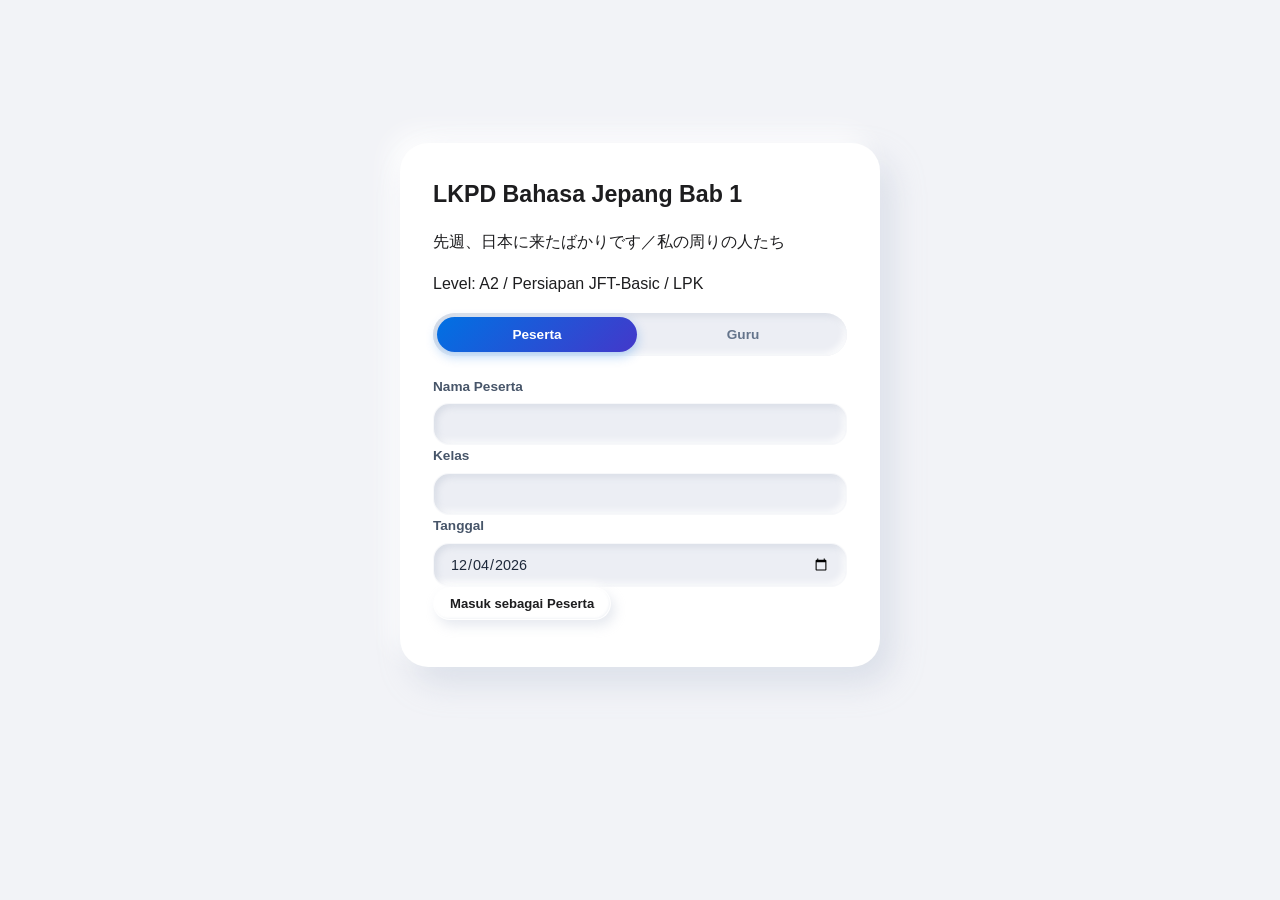
<file: lkpd/bab1/index.html>
<!DOCTYPE html>
<html lang="id">
<head>
  <meta charset="UTF-8" />
  <meta name="viewport" content="width=device-width, initial-scale=1.0" />
  <title>LKPD Interaktif Bahasa Jepang Bab 1 - A2 / JFT-Basic</title>
  <link rel="stylesheet" href="style.css" />
</head>
<body>
  <!-- LOGIN SCREEN -->
  <div id="loginScreen" class="login-wrap">
    <div class="login-card">
      <h1>LKPD Bahasa Jepang Bab 1</h1>
      <p class="ja">先週、日本に来たばかりです／私の周りの人たち</p>
      <p>Level: A2 / Persiapan JFT-Basic / LPK</p>

      <div class="role-buttons">
        <button id="btnRoleStudent" class="role-btn active" onclick="selectRole('student')">
          Peserta
        </button>
        <button id="btnRoleTeacher" class="role-btn" onclick="selectRole('teacher')">
          Guru
        </button>
      </div>

      <form id="studentForm" onsubmit="event.preventDefault(); loginStudent();">
        <label>
          Nama Peserta
          <input type="text" id="loginName" required />
        </label>
        <label>
          Kelas
          <input type="text" id="loginClass" required />
        </label>
        <label>
          Tanggal
          <input type="date" id="loginDate" required />
        </label>
        <button type="submit">Masuk sebagai Peserta</button>
      </form>

      <form id="teacherForm" style="display:none;" onsubmit="event.preventDefault(); loginTeacher();">
        <label>
          Password Guru
          <input type="password" id="teacherPassword" required />
        </label>
        <button type="submit">Masuk sebagai Guru</button>
      </form>

      <p id="loginError" class="error"></p>
    </div>
  </div>

  <!-- APP -->
  <div id="app" style="display:none;">
    <header>
      <div class="container header-flex">
        <div>
          <h1>LKPD Interaktif Bab 1</h1>
          <p id="userInfo"></p>
        </div>
        <div class="header-actions no-print">
          <button onclick="calculateScore()">Hitung Nilai</button>
          <button class="secondary" onclick="copyReport()">Salin Laporan</button>
          <button style="background:#2b8a3e;color:#fff;" onclick="kirimKeGuru()">Kirim Nilai</button>          <button class="secondary" onclick="window.print()">Cetak / PDF</button>
          <button class="danger" onclick="logout()">Keluar</button>
        </div>
      </div>
    </header>

    <div class="container">
      <nav id="tabs" class="tabs no-print"></nav>
      <main id="panels"></main>
    </div>
  </div>

  <script src="data-soal.js"></script>
  <script src="script.js"></script>
</body>
</html>
</file>
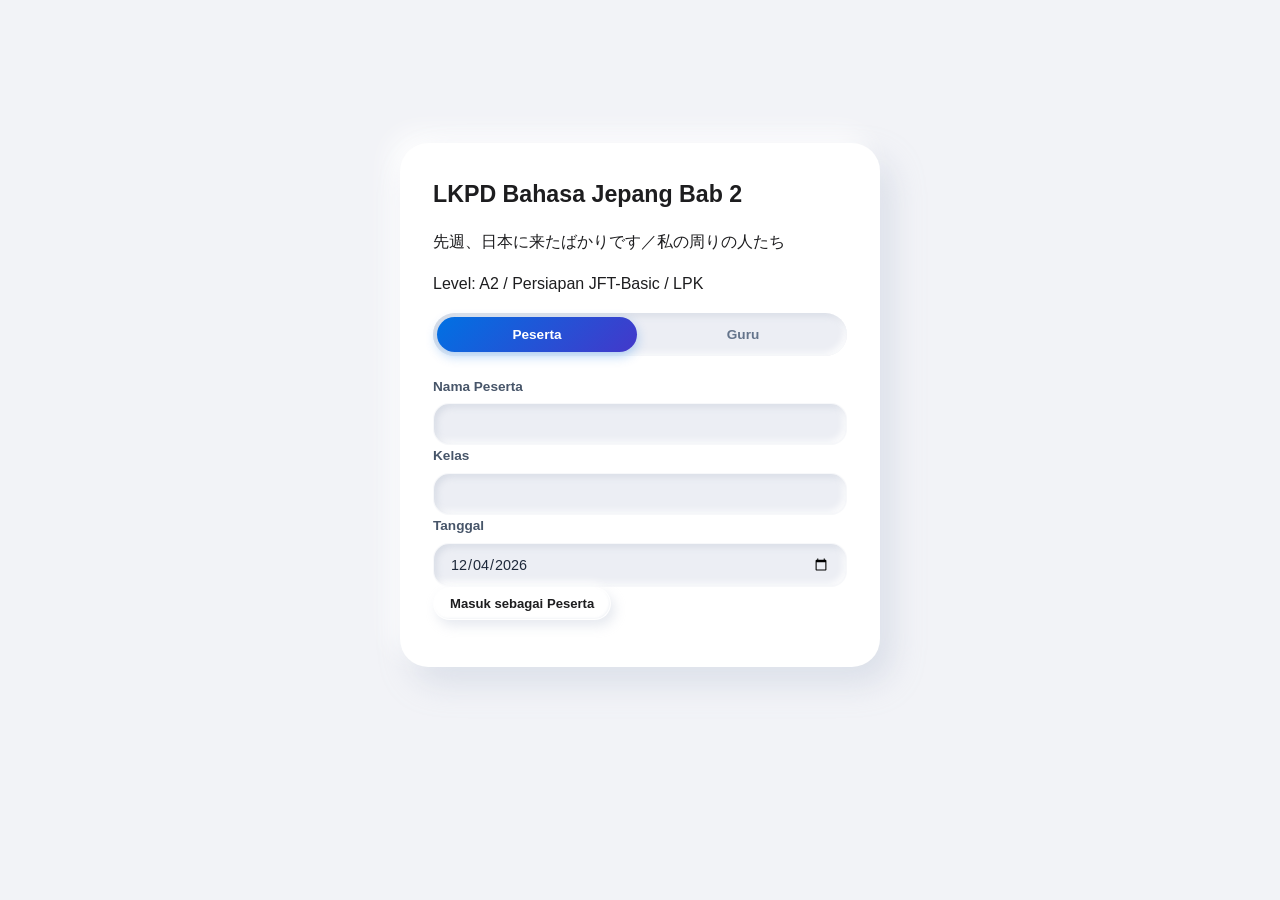
<file: lkpd/bab2/index.html>
<!DOCTYPE html>
<html lang="id">
<head>
  <meta charset="UTF-8" />
  <meta name="viewport" content="width=device-width, initial-scale=1.0" />
  <title>LKPD Interaktif Bahasa Jepang Bab 2 - A2 / JFT-Basic</title>
  <link rel="stylesheet" href="style.css" />
</head>
<body>
  <!-- LOGIN SCREEN -->
  <div id="loginScreen" class="login-wrap">
    <div class="login-card">
      <h1>LKPD Bahasa Jepang Bab 2</h1>
      <p class="ja">先週、日本に来たばかりです／私の周りの人たち</p>
      <p>Level: A2 / Persiapan JFT-Basic / LPK</p>

      <div class="role-buttons">
        <button id="btnRoleStudent" class="role-btn active" onclick="selectRole('student')">
          Peserta
        </button>
        <button id="btnRoleTeacher" class="role-btn" onclick="selectRole('teacher')">
          Guru
        </button>
      </div>

      <form id="studentForm" onsubmit="event.preventDefault(); loginStudent();">
        <label>
          Nama Peserta
          <input type="text" id="loginName" required />
        </label>
        <label>
          Kelas
          <input type="text" id="loginClass" required />
        </label>
        <label>
          Tanggal
          <input type="date" id="loginDate" required />
        </label>
        <button type="submit">Masuk sebagai Peserta</button>
      </form>

      <form id="teacherForm" style="display:none;" onsubmit="event.preventDefault(); loginTeacher();">
        <label>
          Password Guru
          <input type="password" id="teacherPassword" required />
        </label>
        <button type="submit">Masuk sebagai Guru</button>
      </form>

      <p id="loginError" class="error"></p>
    </div>
  </div>

  <!-- APP -->
  <div id="app" style="display:none;">
    <header>
      <div class="container header-flex">
        <div>
          <h1>LKPD Interaktif Bab 2</h1>
          <p id="userInfo"></p>
        </div>
        <div class="header-actions no-print">
          <button onclick="calculateScore()">Hitung Nilai</button>
          <button class="secondary" onclick="copyReport()">Salin Laporan</button>
          <button style="background:#2b8a3e;color:#fff;" onclick="kirimKeGuru()">Kirim Nilai</button>          <button class="secondary" onclick="window.print()">Cetak / PDF</button>
          <button class="danger" onclick="logout()">Keluar</button>
        </div>
      </div>
    </header>

    <div class="container">
      <nav id="tabs" class="tabs no-print"></nav>
      <main id="panels"></main>
    </div>
  </div>

  <script src="data-soal.js"></script>
  <script src="script.js"></script>
</body>
</html>
</file>
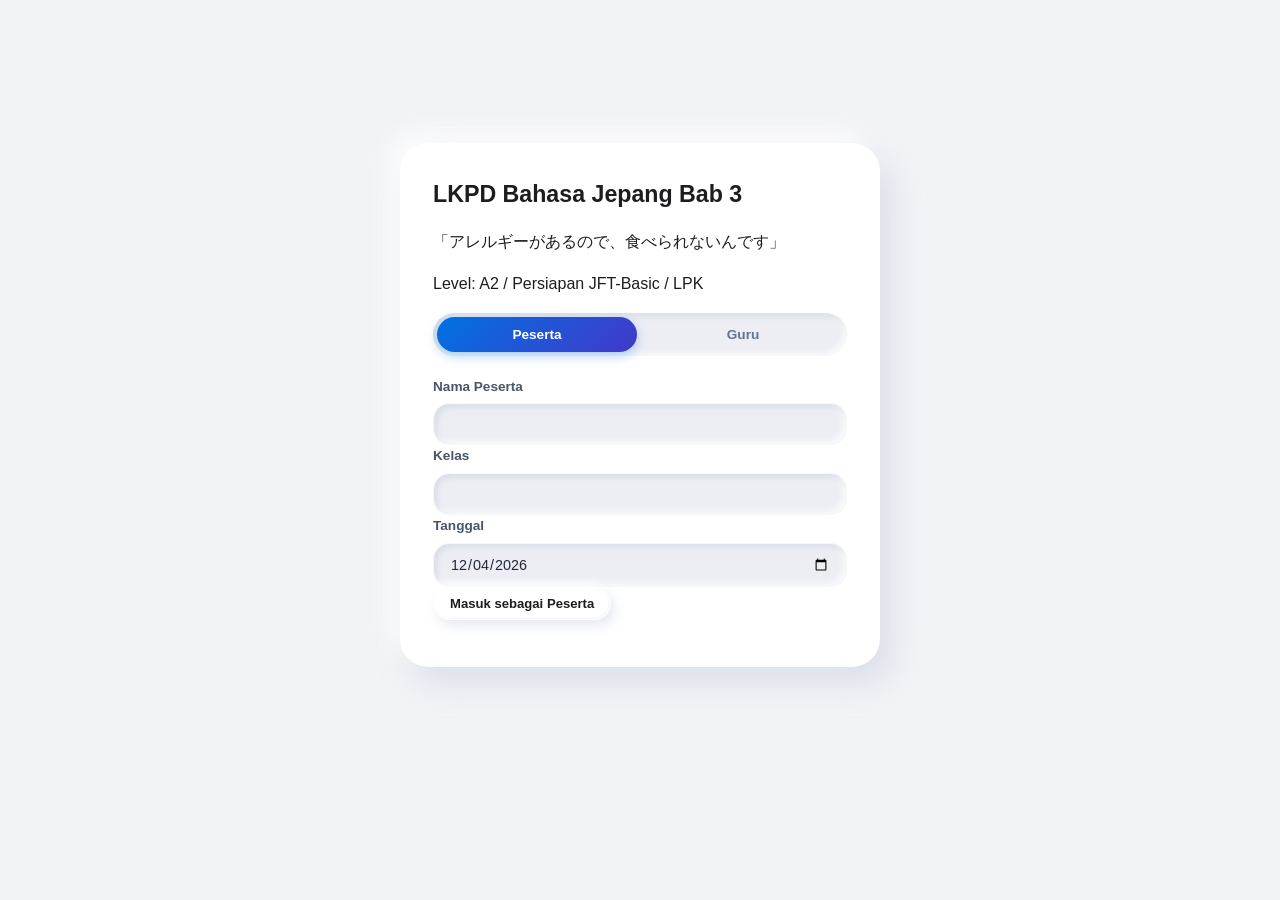
<file: lkpd/bab3/index.html>
<!DOCTYPE html>
<html lang="id">
<head>
  <meta charset="UTF-8" />
  <meta name="viewport" content="width=device-width, initial-scale=1.0" />
  <title>LKPD Interaktif Bahasa Jepang Bab 3 - A2 / JFT-Basic</title>
  <link rel="stylesheet" href="style.css" />
</head>
<body>
  <!-- LOGIN SCREEN -->
  <div id="loginScreen" class="login-wrap">
    <div class="login-card">
      <h1>LKPD Bahasa Jepang Bab 3</h1>
      <p class="ja">「アレルギーがあるので、食べられないんです」</p>
      <p>Level: A2 / Persiapan JFT-Basic / LPK</p>

      <div class="role-buttons">
        <button id="btnRoleStudent" class="role-btn active" onclick="selectRole('student')">
          Peserta
        </button>
        <button id="btnRoleTeacher" class="role-btn" onclick="selectRole('teacher')">
          Guru
        </button>
      </div>

      <form id="studentForm" onsubmit="event.preventDefault(); loginStudent();">
        <label>
          Nama Peserta
          <input type="text" id="loginName" required />
        </label>
        <label>
          Kelas
          <input type="text" id="loginClass" required />
        </label>
        <label>
          Tanggal
          <input type="date" id="loginDate" required />
        </label>
        <button type="submit">Masuk sebagai Peserta</button>
      </form>

      <form id="teacherForm" style="display:none;" onsubmit="event.preventDefault(); loginTeacher();">
        <label>
          Password Guru
          <input type="password" id="teacherPassword" required />
        </label>
        <button type="submit">Masuk sebagai Guru</button>
      </form>

      <p id="loginError" class="error"></p>
    </div>
  </div>

  <!-- APP -->
  <div id="app" style="display:none;">
    <header>
      <div class="container header-flex">
        <div>
          <h1>LKPD Interaktif Bab 3</h1>
          <p id="userInfo"></p>
        </div>
        <div class="header-actions no-print">
          <button onclick="calculateScore()">Hitung Nilai</button>
          <button class="secondary" onclick="copyReport()">Salin Laporan</button>
          <button style="background:#2b8a3e;color:#fff;" onclick="kirimKeGuru()">Kirim Nilai</button>          <button class="secondary" onclick="window.print()">Cetak / PDF</button>
          <button class="danger" onclick="logout()">Keluar</button>
        </div>
      </div>
    </header>

    <div class="container">
      <nav id="tabs" class="tabs no-print"></nav>
      <main id="panels"></main>
    </div>
  </div>

  <script src="data-soal.js"></script>
  <script src="script.js"></script>
</body>
</html>
</file>
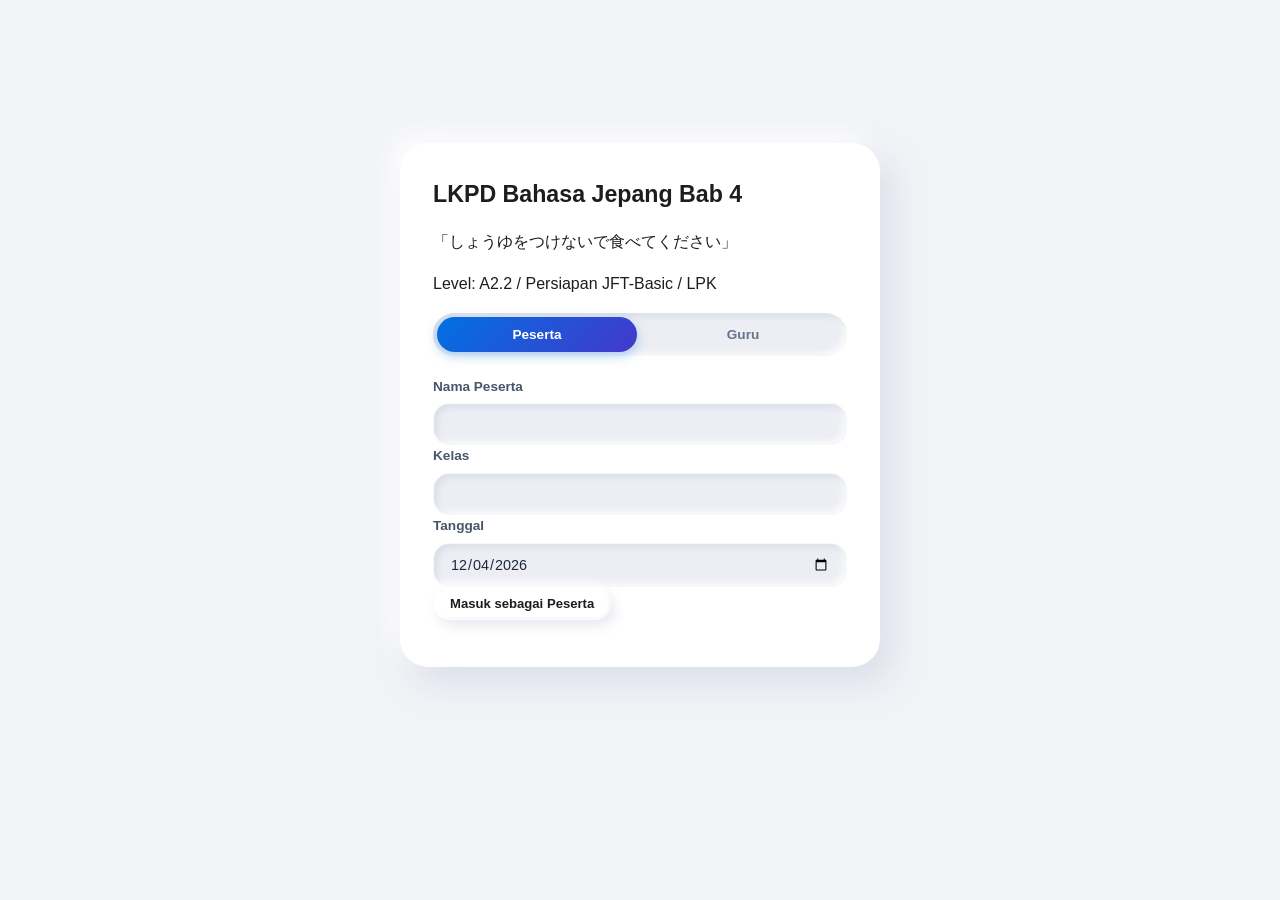
<file: lkpd/bab4/index.html>
<!DOCTYPE html>
<html lang="id">
<head>
  <meta charset="UTF-8" />
  <meta name="viewport" content="width=device-width, initial-scale=1.0" />
  <title>LKPD Interaktif Bahasa Jepang Bab 4 - A2.2 / JFT-Basic</title>
  <link rel="stylesheet" href="style.css" />
</head>
<body>
  <!-- LOGIN SCREEN -->
  <div id="loginScreen" class="login-wrap">
    <div class="login-card">
      <h1>LKPD Bahasa Jepang Bab 4</h1>
      <p class="ja">「しょうゆをつけないで食べてください」</p>
      <p>Level: A2.2 / Persiapan JFT-Basic / LPK</p>

      <div class="role-buttons">
        <button id="btnRoleStudent" class="role-btn active" onclick="selectRole('student')">
          Peserta
        </button>
        <button id="btnRoleTeacher" class="role-btn" onclick="selectRole('teacher')">
          Guru
        </button>
      </div>

      <form id="studentForm" onsubmit="event.preventDefault(); loginStudent();">
        <label>
          Nama Peserta
          <input type="text" id="loginName" required />
        </label>
        <label>
          Kelas
          <input type="text" id="loginClass" required />
        </label>
        <label>
          Tanggal
          <input type="date" id="loginDate" required />
        </label>
        <button type="submit">Masuk sebagai Peserta</button>
      </form>

      <form id="teacherForm" style="display:none;" onsubmit="event.preventDefault(); loginTeacher();">
        <label>
          Password Guru
          <input type="password" id="teacherPassword" required />
        </label>
        <button type="submit">Masuk sebagai Guru</button>
      </form>

      <p id="loginError" class="error"></p>
    </div>
  </div>

  <!-- APP -->
  <div id="app" style="display:none;">
    <header>
      <div class="container header-flex">
        <div>
          <h1>LKPD Interaktif Bab 4</h1>
          <p id="userInfo"></p>
        </div>
        <div class="header-actions no-print">
          <button onclick="calculateScore()">Hitung Nilai</button>
          <button class="secondary" onclick="copyReport()">Salin Laporan</button>
          <button style="background:#2b8a3e;color:#fff;" onclick="kirimKeGuru()">Kirim Nilai</button>
          <button class="secondary" onclick="window.print()">Cetak / PDF</button>
          <button class="danger" onclick="logout()">Keluar</button>
        </div>
      </div>
    </header>

    <div class="container">
      <nav id="tabs" class="tabs no-print"></nav>
      <main id="panels"></main>
    </div>
  </div>

  <script src="data-soal.js"></script>
  <script src="script.js"></script>
</body>
</html>
</file>
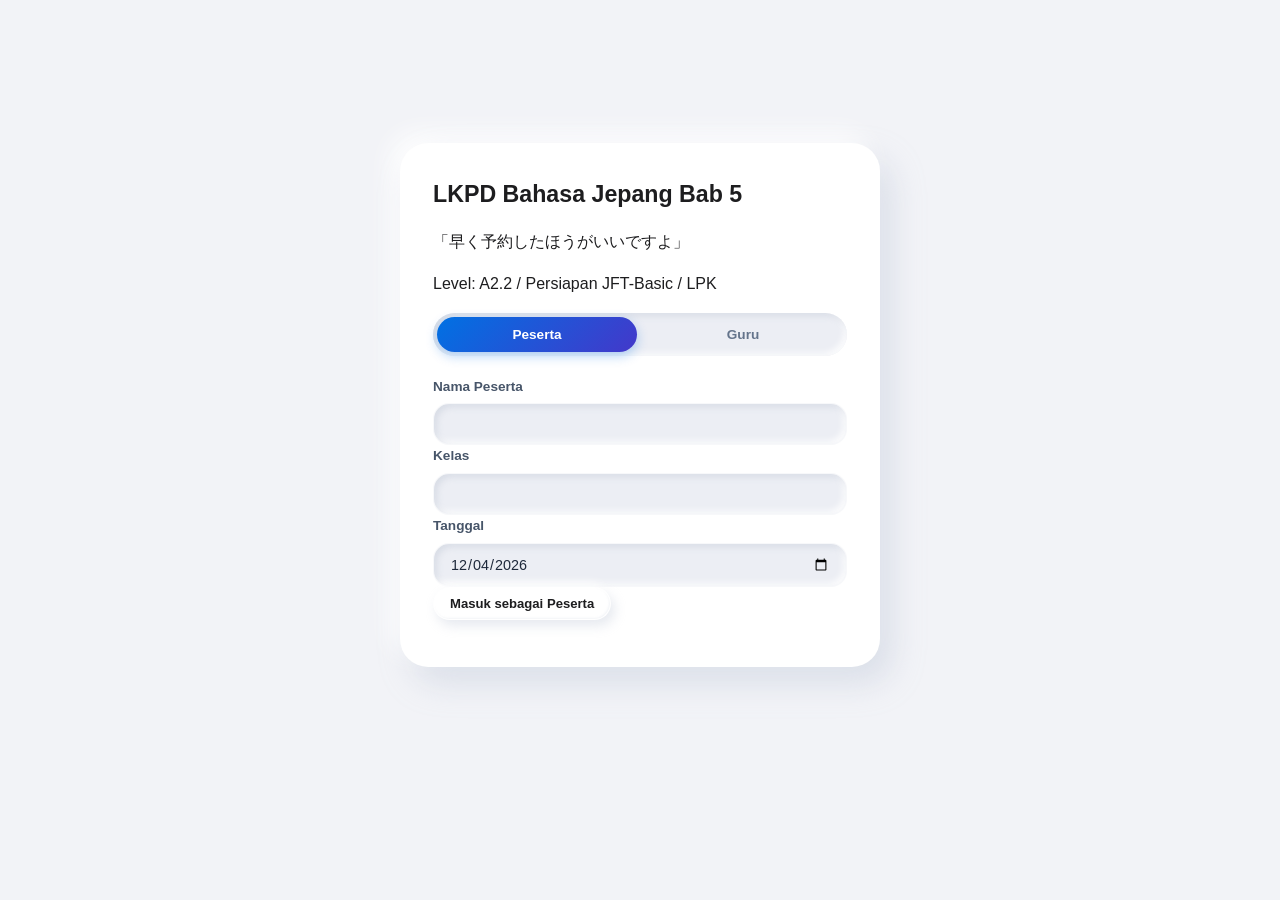
<file: lkpd/bab5/index.html>
<!DOCTYPE html>
<html lang="id">
<head>
  <meta charset="UTF-8" />
  <meta name="viewport" content="width=device-width, initial-scale=1.0" />
  <title>LKPD Interaktif Bahasa Jepang Bab 5 - A2.2 / JFT-Basic</title>
  <link rel="stylesheet" href="style.css" />
</head>
<body>
  <!-- LOGIN SCREEN -->
  <div id="loginScreen" class="login-wrap">
    <div class="login-card">
      <h1>LKPD Bahasa Jepang Bab 5</h1>
      <p class="ja">「早く予約したほうがいいですよ」</p>
      <p>Level: A2.2 / Persiapan JFT-Basic / LPK</p>

      <div class="role-buttons">
        <button id="btnRoleStudent" class="role-btn active" onclick="selectRole('student')">
          Peserta
        </button>
        <button id="btnRoleTeacher" class="role-btn" onclick="selectRole('teacher')">
          Guru
        </button>
      </div>

      <form id="studentForm" onsubmit="event.preventDefault(); loginStudent();">
        <label>
          Nama Peserta
          <input type="text" id="loginName" required />
        </label>
        <label>
          Kelas
          <input type="text" id="loginClass" required />
        </label>
        <label>
          Tanggal
          <input type="date" id="loginDate" required />
        </label>
        <button type="submit">Masuk sebagai Peserta</button>
      </form>

      <form id="teacherForm" style="display:none;" onsubmit="event.preventDefault(); loginTeacher();">
        <label>
          Password Guru
          <input type="password" id="teacherPassword" required />
        </label>
        <button type="submit">Masuk sebagai Guru</button>
      </form>

      <p id="loginError" class="error"></p>
    </div>
  </div>

  <!-- APP -->
  <div id="app" style="display:none;">
    <header>
      <div class="container header-flex">
        <div>
          <h1>LKPD Interaktif Bab 5</h1>
          <p id="userInfo"></p>
        </div>
        <div class="header-actions no-print">
          <button onclick="calculateScore()">Hitung Nilai</button>
          <button class="secondary" onclick="copyReport()">Salin Laporan</button>
          <button style="background:#2b8a3e;color:#fff;" onclick="kirimKeGuru()">Kirim Nilai</button>
          <button class="secondary" onclick="window.print()">Cetak / PDF</button>
          <button class="danger" onclick="logout()">Keluar</button>
        </div>
      </div>
    </header>

    <div class="container">
      <nav id="tabs" class="tabs no-print"></nav>
      <main id="panels"></main>
    </div>
  </div>

  <script src="data-soal.js"></script>
  <script src="script.js"></script>
</body>
</html>
</file>
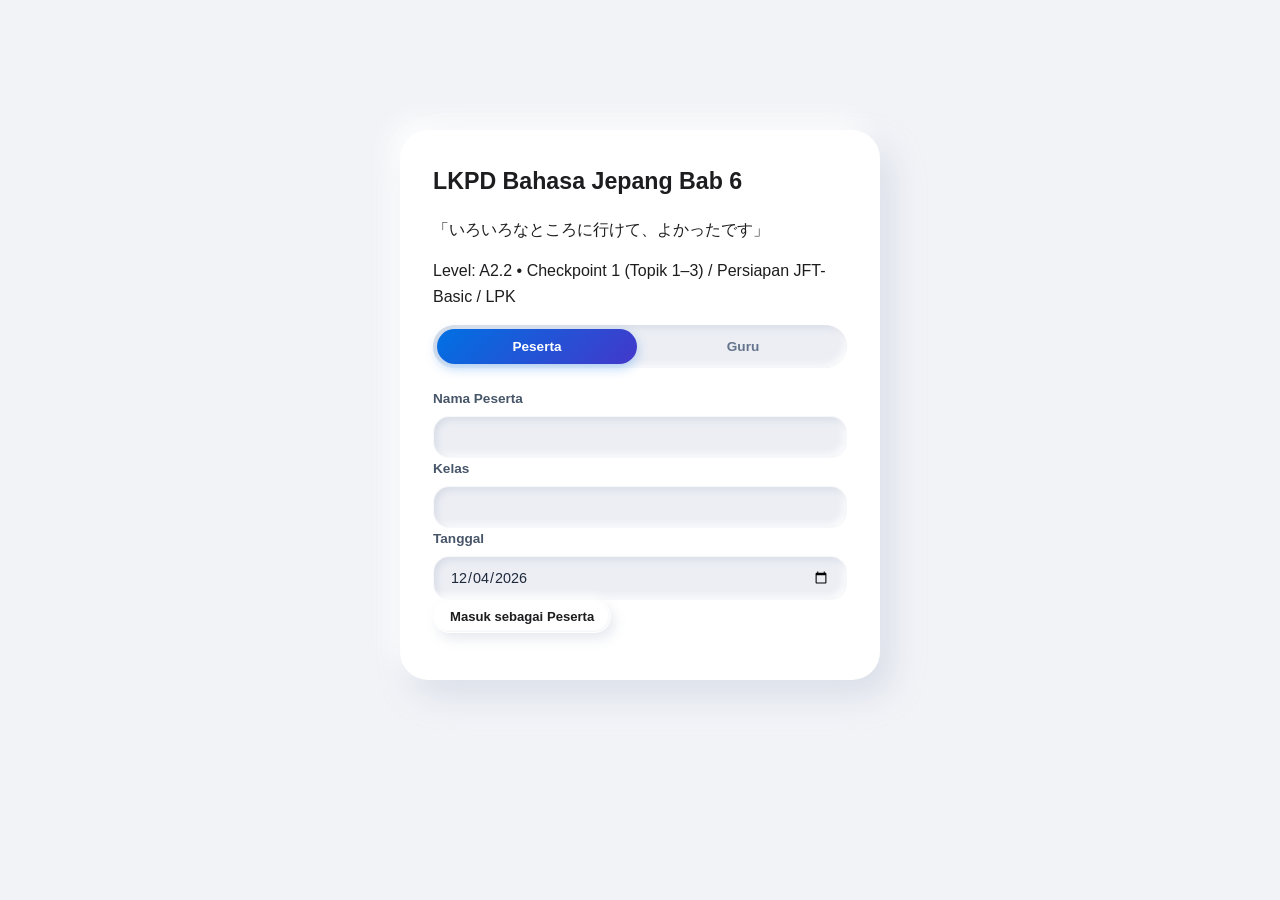
<file: lkpd/bab6/index.html>
<!DOCTYPE html>
<html lang="id">
<head>
  <meta charset="UTF-8" />
  <meta name="viewport" content="width=device-width, initial-scale=1.0" />
  <title>LKPD Interaktif Bahasa Jepang Bab 6 - A2.2 / JFT-Basic [Checkpoint 1]</title>
  <link rel="stylesheet" href="style.css" />
</head>
<body>
  <!-- LOGIN SCREEN -->
  <div id="loginScreen" class="login-wrap">
    <div class="login-card">
      <h1>LKPD Bahasa Jepang Bab 6</h1>
      <p class="ja">「いろいろなところに行けて、よかったです」</p>
      <p>Level: A2.2 • Checkpoint 1 (Topik 1–3) / Persiapan JFT-Basic / LPK</p>

      <div class="role-buttons">
        <button id="btnRoleStudent" class="role-btn active" onclick="selectRole('student')">
          Peserta
        </button>
        <button id="btnRoleTeacher" class="role-btn" onclick="selectRole('teacher')">
          Guru
        </button>
      </div>

      <form id="studentForm" onsubmit="event.preventDefault(); loginStudent();">
        <label>
          Nama Peserta
          <input type="text" id="loginName" required />
        </label>
        <label>
          Kelas
          <input type="text" id="loginClass" required />
        </label>
        <label>
          Tanggal
          <input type="date" id="loginDate" required />
        </label>
        <button type="submit">Masuk sebagai Peserta</button>
      </form>

      <form id="teacherForm" style="display:none;" onsubmit="event.preventDefault(); loginTeacher();">
        <label>
          Password Guru
          <input type="password" id="teacherPassword" required />
        </label>
        <button type="submit">Masuk sebagai Guru</button>
      </form>

      <p id="loginError" class="error"></p>
    </div>
  </div>

  <!-- APP -->
  <div id="app" style="display:none;">
    <header>
      <div class="container header-flex">
        <div>
          <h1>LKPD Interaktif Bab 6</h1>
          <p id="userInfo"></p>
        </div>
        <div class="header-actions no-print">
          <button onclick="calculateScore()">Hitung Nilai</button>
          <button class="secondary" onclick="copyReport()">Salin Laporan</button>
          <button style="background:#2b8a3e;color:#fff;" onclick="kirimKeGuru()">Kirim Nilai</button>
          <button class="secondary" onclick="window.print()">Cetak / PDF</button>
          <button class="danger" onclick="logout()">Keluar</button>
        </div>
      </div>
    </header>

    <div class="container">
      <nav id="tabs" class="tabs no-print"></nav>
      <main id="panels"></main>
    </div>
  </div>

  <script src="data-soal.js"></script>
  <script src="script.js"></script>
</body>
</html>
</file>
<file: lkpd/bab1/style.css>
/* ========================================================
   🍎 APPLE CLAYMORPHISM DESIGN SYSTEM FOR LKPD
   Unified with JP10 Outsutsuki Master Portal
   Features:
   - Sticky Frozen Header (top: 0) & Sticky Tab Bar (top: 58px)
   - Tab Switching: .tab-panel { display: none; } & .tab-panel.active { display: block; }
   - Precision Interactive Question Option Cards (Turns Green on Select)
   - Full Question, Audio Player, Table, and Diagnostic Styles
   - 4 Dynamic Themes: Sakura Haru, Ocean Kanagawa, Cyber Nihon, Apple Clay
   - Native Dark Mode (Apple OLED)
   - Outsutsuki Clan Subtle Aesthetic Accents
   - Print Optimized Layout
   ======================================================== */

:root {
  --primary: #0071e3;
  --primary-dark: #0051a8;
  --primary-glow: rgba(0, 113, 227, 0.35);
  --bg: #f2f3f7;
  --card: #ffffff;
  --border: rgba(255, 255, 255, 0.85);
  --text: #1d1d1f;
  --text-secondary: #475569;
  --muted: #64748b;
  --green: #10b981;
  --green-dark: #059669;
  --green-bg: #ecfdf5;
  --green-border: #10b981;
  --red: #ef4444;
  --red-dark: #dc2626;
  --yellow: #f59e0b;
  --header-bg: rgba(255, 255, 255, 0.92);
  --tabs-bg: rgba(242, 243, 247, 0.92);
}

* {
  box-sizing: border-box;
}

body {
  margin: 0;
  font-family: -apple-system, BlinkMacSystemFont, "Segoe UI", Roboto, "Helvetica Neue", "Plus Jakarta Sans", Meiryo, "Yu Gothic", "Noto Sans JP", sans-serif;
  background: var(--bg);
  color: var(--text);
  line-height: 1.6;
  -webkit-font-smoothing: antialiased;
  transition: background-color 0.3s ease, color 0.3s ease;
  overflow-x: hidden;
}

.container {
  max-width: 1100px;
  margin: 0 auto;
  padding: 0 16px;
}

/* ==========================================
   1. FROZEN / STICKY APPLE CLAY HEADER
   ========================================== */
header {
  position: sticky;
  top: 0;
  z-index: 100;
  background: var(--header-bg);
  backdrop-filter: blur(20px);
  -webkit-backdrop-filter: blur(20px);
  border-bottom: 1px solid rgba(226, 232, 240, 0.8);
  border-radius: 0 0 20px 20px;
  box-shadow: 
    0 8px 24px rgba(174, 185, 206, 0.22),
    0 2px 6px rgba(0, 0, 0, 0.04);
  padding: 10px 20px;
  margin: 0 0 12px 0;
  transition: all 0.3s cubic-bezier(0.16, 1, 0.3, 1);
}

.header-flex {
  display: flex;
  justify-content: space-between;
  align-items: center;
  gap: 12px;
  flex-wrap: wrap;
}

header h1 {
  margin: 0 0 2px;
  font-size: 1.25rem;
  font-weight: 800;
  letter-spacing: -0.02em;
  color: #1d1d1f;
  display: flex;
  align-items: center;
  gap: 8px;
}

/* Otsutsuki subtle crest mark */
header h1::before {
  content: "大筒木";
  font-size: 0.65rem;
  font-weight: 800;
  letter-spacing: 0.08em;
  padding: 2px 8px;
  background: linear-gradient(135deg, #0071e3, #4338ca);
  color: #ffffff;
  border-radius: 9999px;
  box-shadow: 0 2px 6px rgba(0, 113, 227, 0.3);
}

#userInfo {
  margin: 0;
  font-size: 0.8rem;
  font-weight: 600;
  color: #475569;
  display: inline-flex;
  align-items: center;
  gap: 6px;
  background: #e2e8f0;
  padding: 3px 12px;
  border-radius: 9999px;
}

.header-actions {
  display: flex;
  gap: 8px;
  flex-wrap: wrap;
  align-items: center;
}

/* ==========================================
   2. FROZEN / STICKY CLAY TABS NAVIGATION
   ========================================== */
.tabs {
  position: sticky;
  top: 58px;
  z-index: 90;
  display: flex;
  flex-wrap: nowrap;
  overflow-x: auto;
  -webkit-overflow-scrolling: touch;
  scrollbar-width: thin;
  gap: 8px;
  margin: 0 0 18px 0;
  padding: 8px 12px;
  background: var(--tabs-bg);
  backdrop-filter: blur(16px);
  -webkit-backdrop-filter: blur(16px);
  border-radius: 9999px;
  border: 1px solid rgba(255, 255, 255, 0.85);
  box-shadow: 
    0 6px 18px rgba(174, 185, 206, 0.2),
    inset 1px 1px 2px rgba(255, 255, 255, 0.8);
}

.tabs::-webkit-scrollbar {
  height: 4px;
}
.tabs::-webkit-scrollbar-thumb {
  background: rgba(148, 163, 184, 0.4);
  border-radius: 9999px;
}

.tab-btn {
  flex-shrink: 0;
  background: #ffffff;
  color: #64748b;
  border: 1px solid rgba(255, 255, 255, 0.9);
  border-radius: 9999px;
  padding: 7px 16px;
  font-weight: 700;
  font-size: 0.82rem;
  white-space: nowrap;
  box-shadow: 
    3px 4px 8px rgba(174, 185, 206, 0.25),
    -3px -3px 8px rgba(255, 255, 255, 0.9);
  transition: all 0.25s cubic-bezier(0.16, 1, 0.3, 1);
  cursor: pointer;
}

.tab-btn:hover {
  color: #1e293b;
  transform: translateY(-1px);
  box-shadow: 
    4px 6px 12px rgba(174, 185, 206, 0.32),
    -4px -4px 10px rgba(255, 255, 255, 1);
}

.tab-btn.active {
  background: linear-gradient(135deg, #0071e3, #4338ca) !important;
  color: #ffffff !important;
  border-color: transparent !important;
  box-shadow: 0 4px 14px rgba(0, 113, 227, 0.4) !important;
  transform: scale(1.02);
}

/* ==========================================
   3. TAB PANELS (VISIBILITY CONTROL)
   ========================================== */
.tab-panel {
  display: none !important;
  background: #ffffff;
  border-radius: 24px;
  border: 1px solid rgba(255, 255, 255, 0.9);
  box-shadow: 
    10px 14px 26px rgba(174, 185, 206, 0.28),
    -8px -8px 20px rgba(255, 255, 255, 0.95),
    inset 2px 2px 4px rgba(255, 255, 255, 0.9),
    inset -2px -2px 4px rgba(174, 185, 206, 0.12);
  padding: 24px;
  margin-bottom: 24px;
}

.tab-panel.active {
  display: block !important;
  animation: lkpdFadeIn 0.22s cubic-bezier(0.16, 1, 0.3, 1);
}

@keyframes lkpdFadeIn {
  from {
    opacity: 0;
    transform: translateY(6px);
  }
  to {
    opacity: 1;
    transform: translateY(0);
  }
}

.tab-panel h2 {
  margin: 0 0 16px;
  font-size: 1.3rem;
  font-weight: 800;
  color: #1d1d1f;
  letter-spacing: -0.01em;
  display: flex;
  align-items: center;
  gap: 8px;
}

.tab-panel h3 {
  margin: 16px 0 8px;
  font-size: 1.1rem;
  font-weight: 700;
  color: #1e293b;
}

/* ==========================================
   4. CLAY PILL BUTTONS & ACTIONS
   ========================================== */
button {
  border: none;
  border-radius: 9999px;
  padding: 8px 16px;
  font-family: inherit;
  font-size: 0.82rem;
  font-weight: 700;
  cursor: pointer;
  background: #ffffff;
  color: #1d1d1f;
  box-shadow: 
    4px 6px 12px rgba(174, 185, 206, 0.3),
    -4px -4px 10px rgba(255, 255, 255, 0.9),
    inset 1px 1px 2px rgba(255, 255, 255, 0.9),
    inset -1px -1px 2px rgba(174, 185, 206, 0.15);
  border: 1px solid rgba(255, 255, 255, 0.8);
  transition: all 0.25s cubic-bezier(0.16, 1, 0.3, 1);
  display: inline-flex;
  align-items: center;
  justify-content: center;
  gap: 6px;
}

button:hover {
  transform: translateY(-2px);
  box-shadow: 
    6px 8px 16px rgba(174, 185, 206, 0.4),
    -6px -6px 14px rgba(255, 255, 255, 1);
}

button:active {
  transform: scale(0.97);
}

button#btnHitung, button.btn-hitung, .btn-primary, button[onclick*="calculateScore"] {
  background: linear-gradient(135deg, #0071e3, #4338ca) !important;
  color: #ffffff !important;
  border: none !important;
  box-shadow: 0 4px 12px rgba(0, 113, 227, 0.35) !important;
}

button#btnSalin, button.btn-salin, button.secondary, button[onclick*="copyReport"], button[onclick*="print"] {
  background: #ffffff !important;
  color: #475569 !important;
  border: 1px solid rgba(203, 213, 225, 0.8) !important;
}

button#btnKirim, button.btn-kirim, .btn-success, button[onclick*="kirimKeGuru"] {
  background: linear-gradient(135deg, #10b981, #059669) !important;
  color: #ffffff !important;
  border: none !important;
  box-shadow: 0 4px 12px rgba(16, 185, 129, 0.35) !important;
}

button#btnKeluar, button.btn-keluar, button.danger, button[onclick*="logout"] {
  background: linear-gradient(135deg, #ef4444, #dc2626) !important;
  color: #ffffff !important;
  border: none !important;
  box-shadow: 0 4px 12px rgba(239, 68, 68, 0.35) !important;
}

/* ==========================================
   5. QUESTIONS, PASSAGES & PRECISION OPTION BUTTONS
   ========================================== */
.question-card {
  background: #ffffff;
  border-radius: 20px;
  border: 1px solid rgba(226, 232, 240, 0.85);
  box-shadow: 
    4px 6px 14px rgba(174, 185, 206, 0.16),
    -3px -3px 8px rgba(255, 255, 255, 0.95);
  padding: 22px;
  margin: 18px 0;
  transition: all 0.25s ease;
}

.question-card:hover {
  border-color: #cbd5e1;
  box-shadow: 
    6px 10px 20px rgba(174, 185, 206, 0.22),
    -4px -4px 10px rgba(255, 255, 255, 1);
}

.passage {
  background: #f8fafc;
  border: 1px solid #e2e8f0;
  border-radius: 14px;
  padding: 14px 18px;
  margin-bottom: 14px;
  line-height: 1.8;
  font-size: 0.98rem;
  box-shadow: inset 1px 1px 3px rgba(166, 175, 195, 0.15);
}

.prompt {
  font-size: 1rem;
  font-weight: 700;
  margin-bottom: 14px;
  color: #1e293b;
  line-height: 1.6;
}

/* --- PRECISION INTERACTIVE CHOICE BUTTONS --- */
.options,
.options-grid {
  display: flex !important;
  flex-direction: column !important;
  gap: 10px !important;
  margin: 14px 0 16px !important;
  width: 100% !important;
}

/* Option Button Card */
.options label,
.options-grid label,
.option-label {
  display: flex !important;
  flex-direction: row !important;
  align-items: center !important;
  justify-content: flex-start !important;
  gap: 14px !important;
  padding: 13px 18px !important;
  margin: 0 !important;
  width: 100% !important;
  box-sizing: border-box !important;
  background: #ffffff !important;
  border: 2px solid #e2e8f0 !important;
  border-radius: 16px !important;
  cursor: pointer !important;
  font-size: 0.96rem !important;
  font-weight: 500 !important;
  color: #1e293b !important;
  line-height: 1.5 !important;
  box-shadow: 
    0 2px 6px rgba(174, 185, 206, 0.18),
    inset 0 1px 2px rgba(255, 255, 255, 0.9) !important;
  transition: all 0.22s cubic-bezier(0.16, 1, 0.3, 1) !important;
  user-select: none !important;
  text-align: left !important;
  position: relative !important;
}

/* Hover State */
.options label:hover,
.options-grid label:hover,
.option-label:hover {
  border-color: #10b981 !important;
  background: #f0fdf4 !important;
  transform: translateY(-2px) !important;
  box-shadow: 
    0 6px 16px rgba(16, 185, 129, 0.2),
    inset 0 1px 2px rgba(255, 255, 255, 1) !important;
}

/* ACTIVE / SELECTED STATE: TURNS GREEN */
.options label:has(input[type="radio"]:checked),
.options-grid label:has(input[type="radio"]:checked),
.option-label:has(input[type="radio"]:checked),
.options label.selected,
.options-grid label.selected,
.option-label.selected {
  background: linear-gradient(135deg, #ecfdf5 0%, #d1fae5 100%) !important;
  border-color: #10b981 !important;
  color: #065f46 !important;
  font-weight: 700 !important;
  transform: translateY(-2px) !important;
  box-shadow: 
    0 8px 20px rgba(16, 185, 129, 0.28),
    0 2px 6px rgba(5, 150, 105, 0.15),
    inset 0 1px 3px rgba(255, 255, 255, 0.9) !important;
}

/* Modern Circular Radio Check Indicator */
.options input[type="radio"],
.options-grid input[type="radio"],
.option-label input[type="radio"] {
  appearance: none !important;
  -webkit-appearance: none !important;
  width: 22px !important;
  height: 22px !important;
  min-width: 22px !important;
  min-height: 22px !important;
  max-width: 22px !important;
  max-height: 22px !important;
  border: 2px solid #94a3b8 !important;
  border-radius: 50% !important;
  outline: none !important;
  margin: 0 !important;
  padding: 0 !important;
  cursor: pointer !important;
  display: grid !important;
  place-content: center !important;
  background: #ffffff !important;
  box-shadow: inset 1px 1px 3px rgba(148, 163, 184, 0.2) !important;
  transition: all 0.2s cubic-bezier(0.16, 1, 0.3, 1) !important;
  position: relative !important;
  flex-shrink: 0 !important;
}

.options input[type="radio"]::before,
.options-grid input[type="radio"]::before,
.option-label input[type="radio"]::before {
  content: "" !important;
  width: 10px !important;
  height: 10px !important;
  border-radius: 50% !important;
  transform: scale(0) !important;
  transition: 0.2s transform cubic-bezier(0.16, 1, 0.3, 1) !important;
  background: #ffffff !important;
  box-shadow: 0 1px 2px rgba(0, 0, 0, 0.15) !important;
}

.options input[type="radio"]:checked,
.options-grid input[type="radio"]:checked,
.option-label input[type="radio"]:checked {
  background: #10b981 !important;
  border-color: #059669 !important;
  box-shadow: 0 0 0 4px rgba(16, 185, 129, 0.22) !important;
}

.options input[type="radio"]:checked::before,
.options-grid input[type="radio"]:checked::before,
.option-label input[type="radio"]:checked::before {
  transform: scale(1) !important;
}

/* Option Text Alignment */
.options label span,
.options-grid label span,
.option-label span,
.option-text {
  flex: 1 1 auto !important;
  margin: 0 !important;
  padding: 0 !important;
  text-align: left !important;
  line-height: 1.6 !important;
  word-break: break-word !important;
}

/* Form Inputs (Non-Options) */
input[type="text"],
input[type="date"],
input[type="password"],
input[type="number"],
select,
textarea {
  width: 100%;
  padding: 12px 16px;
  background: #eceef4;
  border: 1px solid rgba(255, 255, 255, 0.6);
  border-radius: 16px;
  box-shadow: 
    inset 3px 3px 6px rgba(166, 175, 195, 0.28),
    inset -3px -3px 6px rgba(255, 255, 255, 0.85);
  font-family: inherit;
  font-size: 0.9rem;
  color: #1e293b;
  outline: none;
  transition: all 0.2s ease;
}

input:focus, select:focus, textarea:focus {
  border-color: #0071e3;
  box-shadow: 
    0 0 0 3px rgba(0, 113, 227, 0.15),
    inset 2px 2px 4px rgba(166, 175, 195, 0.2);
}

/* Form Labels (Excluding Options) */
form label,
.login-card label {
  display: flex;
  flex-direction: column;
  gap: 6px;
  font-weight: 700;
  font-size: 0.85rem;
  color: #475569;
}

/* Play button for audio questions */
.play-btn {
  background: linear-gradient(135deg, #0284c7, #0369a1);
  color: #ffffff;
  border: none;
  border-radius: 9999px;
  padding: 8px 16px;
  font-weight: 700;
  font-size: 0.82rem;
  margin-bottom: 12px;
  cursor: pointer;
  box-shadow: 0 4px 12px rgba(2, 132, 199, 0.35);
  display: inline-flex;
  align-items: center;
  gap: 6px;
  transition: all 0.2s ease;
}

.play-btn:hover {
  transform: translateY(-2px);
  box-shadow: 0 6px 16px rgba(2, 132, 199, 0.45);
}

/* ==========================================
   6. CALLOUT BOXES & NOTICES
   ========================================== */
.note {
  background: #eff6ff;
  border-left: 4px solid #0071e3;
  padding: 14px 18px;
  border-radius: 12px;
  margin: 14px 0;
  color: #1e3a8a;
  font-size: 0.92rem;
}

.warning {
  background: #fffbeb;
  border-left: 4px solid #f59e0b;
  padding: 14px 18px;
  border-radius: 12px;
  margin: 14px 0;
  color: #92400e;
  font-size: 0.92rem;
}

.ja {
  font-family: Meiryo, "Yu Gothic", "Noto Sans JP", "MS PGothic", sans-serif;
}

.small {
  font-size: 0.85rem;
  color: #64748b;
}

/* ==========================================
   7. RESULTS GRID & DIAGNOSTICS
   ========================================== */
.result-grid {
  display: grid;
  grid-template-columns: repeat(auto-fit, minmax(210px, 1fr));
  gap: 14px;
  margin: 18px 0;
}

.result-item {
  background: #f8fafc;
  border: 1px solid #e2e8f0;
  border-radius: 16px;
  padding: 16px;
  box-shadow: inset 1px 1px 3px rgba(255, 255, 255, 0.9);
}

.result-item strong {
  display: block;
  font-size: 0.82rem;
  color: #64748b;
  margin-bottom: 6px;
  text-transform: uppercase;
  letter-spacing: 0.04em;
}

.result-item div {
  font-size: 1.25rem;
  font-weight: 800;
  color: #1e293b;
}

.status-box {
  padding: 16px;
  border-radius: 18px;
  font-weight: 800;
  margin: 16px 0;
  text-align: center;
  font-size: 1.05rem;
}

.status-pass {
  background: #dcfce7;
  color: #15803d;
  border: 1px solid #86efac;
}

.status-fail {
  background: #fee2e2;
  color: #b91c1c;
  border: 1px solid #fca5a5;
}

.status-pending {
  background: #fef3c7;
  color: #b45309;
  border: 1px solid #fcd34d;
}

.teacher-only {
  display: none;
}
body.teacher .teacher-only {
  display: block;
}

/* ==========================================
   8. LOGIN SCREEN
   ========================================== */
.login-wrap {
  min-height: 90vh;
  display: flex;
  align-items: center;
  justify-content: center;
  padding: 20px;
}

.login-card {
  width: 100%;
  max-width: 480px;
  padding: 32px;
  background: #ffffff;
  border-radius: 28px;
  border: 1px solid rgba(255, 255, 255, 0.9);
  box-shadow: 
    12px 16px 32px rgba(174, 185, 206, 0.35),
    -10px -10px 24px rgba(255, 255, 255, 0.95);
}

.login-card h1 {
  margin: 0 0 6px;
  font-size: 1.45rem;
  color: #1d1d1f;
  font-weight: 800;
}

.role-buttons {
  display: flex;
  background: #eceef4;
  border-radius: 9999px;
  padding: 4px;
  gap: 6px;
  margin: 16px 0 20px;
  box-shadow: 
    inset 3px 3px 6px rgba(166, 175, 195, 0.28),
    inset -3px -3px 6px rgba(255, 255, 255, 0.85);
}

.role-btn {
  flex: 1;
  border-radius: 9999px;
  padding: 10px 16px;
  font-weight: 700;
  font-size: 0.85rem;
  background: transparent;
  color: #64748b;
  box-shadow: none;
  border: none;
}

.role-btn.active {
  background: linear-gradient(135deg, #0071e3, #4338ca) !important;
  color: #ffffff !important;
  box-shadow: 0 4px 12px rgba(0, 113, 227, 0.3) !important;
}

.error {
  color: #ef4444;
  font-weight: 700;
  font-size: 0.85rem;
  margin-top: 10px;
}

/* ==========================================
   9. THEME OVERRIDES (MATCHING MASTER PORTAL)
   ========================================== */

/* A. 🌸 THEME SAKURA HARU */
body.theme-sakura {
  background: #fff1f4 !important;
  color: #4c1d28 !important;
}
body.theme-sakura header {
  background: rgba(255, 241, 244, 0.94) !important;
  border-color: rgba(254, 205, 211, 0.8) !important;
  box-shadow: 0 8px 24px rgba(244, 63, 94, 0.15) !important;
}
body.theme-sakura .tabs {
  background: rgba(255, 228, 230, 0.92) !important;
  border-color: rgba(254, 205, 211, 0.7) !important;
}
body.theme-sakura .tab-panel,
body.theme-sakura .login-card {
  background: #ffffff !important;
  border-color: rgba(254, 205, 211, 0.7) !important;
  box-shadow: 10px 14px 26px rgba(244, 63, 94, 0.12), -8px -8px 20px rgba(255, 255, 255, 0.95) !important;
}
body.theme-sakura .question-card {
  background: #fff5f7 !important;
  border-color: #fecdd3 !important;
}
body.theme-sakura .passage {
  background: #ffffff !important;
  border-color: #fda4af !important;
}
body.theme-sakura .options label,
body.theme-sakura .options-grid label,
body.theme-sakura .option-label {
  background: #ffffff !important;
  border-color: #fecdd3 !important;
  color: #4c1d28 !important;
}
body.theme-sakura .options label:hover,
body.theme-sakura .options-grid label:hover,
body.theme-sakura .option-label:hover {
  background: #fff0f3 !important;
  border-color: #10b981 !important;
}
body.theme-sakura .options label:has(input[type="radio"]:checked),
body.theme-sakura .options-grid label:has(input[type="radio"]:checked),
body.theme-sakura .option-label:has(input[type="radio"]:checked),
body.theme-sakura .option-label.selected {
  background: linear-gradient(135deg, #ecfdf5, #d1fae5) !important;
  border-color: #10b981 !important;
  color: #065f46 !important;
  box-shadow: 0 8px 20px rgba(16, 185, 129, 0.28) !important;
}
body.theme-sakura header h1,
body.theme-sakura h2,
body.theme-sakura h3 {
  color: #9f1239 !important;
}
body.theme-sakura button#btnHitung,
body.theme-sakura .tab-btn.active,
body.theme-sakura .role-btn.active,
body.theme-sakura header h1::before {
  background: linear-gradient(135deg, #f43f5e, #fb7185) !important;
  color: #ffffff !important;
  box-shadow: 0 6px 16px rgba(244, 63, 94, 0.35) !important;
}
body.theme-sakura input,
body.theme-sakura textarea,
body.theme-sakura select,
body.theme-sakura #userInfo,
body.theme-sakura .role-buttons {
  background: #ffe4e6 !important;
  color: #4c1d28 !important;
  border-color: rgba(254, 205, 211, 0.6) !important;
}
body.theme-sakura .result-item {
  background: #fff1f4 !important;
  border-color: #fecdd3 !important;
}

/* B. 🌊 THEME OCEAN KANAGAWA */
body.theme-ocean {
  background: #ecfeff !important;
  color: #164e63 !important;
}
body.theme-ocean header {
  background: rgba(236, 254, 255, 0.94) !important;
  border-color: rgba(165, 243, 252, 0.8) !important;
  box-shadow: 0 8px 24px rgba(6, 182, 212, 0.15) !important;
}
body.theme-ocean .tabs {
  background: rgba(207, 250, 254, 0.92) !important;
  border-color: rgba(165, 243, 252, 0.7) !important;
}
body.theme-ocean .tab-panel,
body.theme-ocean .login-card {
  background: #ffffff !important;
  border-color: rgba(165, 243, 252, 0.7) !important;
  box-shadow: 10px 14px 26px rgba(6, 182, 212, 0.12), -8px -8px 20px rgba(255, 255, 255, 0.95) !important;
}
body.theme-ocean .question-card {
  background: #f0fdfa !important;
  border-color: #a5f3fc !important;
}
body.theme-ocean .passage {
  background: #ffffff !important;
  border-color: #67e8f9 !important;
}
body.theme-ocean .options label,
body.theme-ocean .options-grid label,
body.theme-ocean .option-label {
  background: #ffffff !important;
  border-color: #cffafe !important;
  color: #164e63 !important;
}
body.theme-ocean .options label:hover,
body.theme-ocean .options-grid label:hover,
body.theme-ocean .option-label:hover {
  background: #e6fffa !important;
  border-color: #10b981 !important;
}
body.theme-ocean .options label:has(input[type="radio"]:checked),
body.theme-ocean .options-grid label:has(input[type="radio"]:checked),
body.theme-ocean .option-label:has(input[type="radio"]:checked),
body.theme-ocean .option-label.selected {
  background: linear-gradient(135deg, #ecfdf5, #d1fae5) !important;
  border-color: #10b981 !important;
  color: #065f46 !important;
  box-shadow: 0 8px 20px rgba(16, 185, 129, 0.28) !important;
}
body.theme-ocean header h1,
body.theme-ocean h2,
body.theme-ocean h3 {
  color: #0e7490 !important;
}
body.theme-ocean button#btnHitung,
body.theme-ocean .tab-btn.active,
body.theme-ocean .role-btn.active,
body.theme-ocean header h1::before {
  background: linear-gradient(135deg, #0891b2, #0ea5e9) !important;
  color: #ffffff !important;
  box-shadow: 0 6px 16px rgba(8, 145, 178, 0.35) !important;
}
body.theme-ocean input,
body.theme-ocean textarea,
body.theme-ocean select,
body.theme-ocean #userInfo,
body.theme-ocean .role-buttons {
  background: #cffafe !important;
  color: #164e63 !important;
  border-color: rgba(165, 243, 252, 0.6) !important;
}
body.theme-ocean .result-item {
  background: #ecfeff !important;
  border-color: #a5f3fc !important;
}

/* C. ⚡ THEME CYBER NIHON */
body.theme-cyber {
  background: #0a0a16 !important;
  color: #e0e7ff !important;
}
body.theme-cyber header {
  background: rgba(17, 17, 38, 0.96) !important;
  border-color: rgba(168, 85, 247, 0.5) !important;
  box-shadow: 0 8px 24px rgba(0, 0, 0, 0.8), 0 0 16px rgba(168, 85, 247, 0.25) !important;
}
body.theme-cyber .tabs {
  background: rgba(10, 10, 26, 0.94) !important;
  border-color: rgba(168, 85, 247, 0.35) !important;
}
body.theme-cyber .tab-panel,
body.theme-cyber .login-card {
  background: #111126 !important;
  border: 1px solid rgba(168, 85, 247, 0.45) !important;
  box-shadow: 10px 14px 28px rgba(0, 0, 0, 0.8), 0 0 20px rgba(168, 85, 247, 0.18) !important;
  color: #e0e7ff !important;
}
body.theme-cyber .question-card {
  background: #171738 !important;
  border-color: rgba(168, 85, 247, 0.3) !important;
  box-shadow: 0 4px 12px rgba(0, 0, 0, 0.5) !important;
}
body.theme-cyber .passage {
  background: #0e0e22 !important;
  border-color: rgba(168, 85, 247, 0.4) !important;
  color: #f3e8ff !important;
}
body.theme-cyber .options label,
body.theme-cyber .options-grid label,
body.theme-cyber .option-label {
  background: #161633 !important;
  border-color: rgba(168, 85, 247, 0.28) !important;
  color: #e0e7ff !important;
}
body.theme-cyber .options label:hover,
body.theme-cyber .options-grid label:hover,
body.theme-cyber .option-label:hover {
  background: #1e1e42 !important;
  border-color: #10b981 !important;
}
body.theme-cyber .options label:has(input[type="radio"]:checked),
body.theme-cyber .options-grid label:has(input[type="radio"]:checked),
body.theme-cyber .option-label:has(input[type="radio"]:checked),
body.theme-cyber .option-label.selected {
  background: rgba(16, 185, 129, 0.22) !important;
  border-color: #10b981 !important;
  color: #6ee7b7 !important;
  box-shadow: 0 0 20px rgba(16, 185, 129, 0.35) !important;
}
body.theme-cyber .options input[type="radio"],
body.theme-cyber .options-grid input[type="radio"],
body.theme-cyber .option-label input[type="radio"] {
  background: #0a0a1a !important;
  border-color: #a855f7 !important;
}
body.theme-cyber header h1,
body.theme-cyber h2,
body.theme-cyber h3 {
  color: #c084fc !important;
}
body.theme-cyber button#btnHitung,
body.theme-cyber .tab-btn.active,
body.theme-cyber .role-btn.active,
body.theme-cyber header h1::before {
  background: linear-gradient(135deg, #9333ea, #6366f1) !important;
  color: #ffffff !important;
  box-shadow: 0 6px 16px rgba(147, 51, 234, 0.45) !important;
}
body.theme-cyber input,
body.theme-cyber textarea,
body.theme-cyber select,
body.theme-cyber #userInfo,
body.theme-cyber .role-buttons {
  background: #0a0a1a !important;
  color: #e0e7ff !important;
  border-color: rgba(99, 102, 241, 0.3) !important;
}
body.theme-cyber .result-item {
  background: #141432 !important;
  border-color: rgba(168, 85, 247, 0.3) !important;
}
body.theme-cyber .result-item strong {
  color: #c084fc !important;
}
body.theme-cyber .result-item div {
  color: #f8fafc !important;
}

/* D. 🌙 DARK MODE (APPLE OLED) */
body.dark {
  background: #0e1015 !important;
  color: #f5f5f7 !important;
}
body.dark header {
  background: rgba(24, 27, 34, 0.96) !important;
  border-color: rgba(255, 255, 255, 0.08) !important;
  box-shadow: 0 8px 24px rgba(0, 0, 0, 0.6) !important;
}
body.dark .tabs {
  background: rgba(17, 19, 24, 0.94) !important;
  border-color: rgba(255, 255, 255, 0.08) !important;
}
body.dark .tab-panel,
body.dark .login-card {
  background: #181b22 !important;
  border: 1px solid rgba(255, 255, 255, 0.08) !important;
  box-shadow: 10px 14px 28px rgba(0, 0, 0, 0.6) !important;
  color: #f5f5f7 !important;
}
body.dark .question-card {
  background: #1f232c !important;
  border-color: rgba(255, 255, 255, 0.06) !important;
}
body.dark .passage {
  background: #121419 !important;
  border-color: rgba(255, 255, 255, 0.1) !important;
  color: #f1f5f9 !important;
}
body.dark .options label,
body.dark .options-grid label,
body.dark .option-label {
  background: #181b22 !important;
  border-color: rgba(255, 255, 255, 0.09) !important;
  color: #f1f5f9 !important;
  box-shadow: 0 4px 12px rgba(0, 0, 0, 0.4) !important;
}
body.dark .options label:hover,
body.dark .options-grid label:hover,
body.dark .option-label:hover {
  background: #202530 !important;
  border-color: #10b981 !important;
}
body.dark .options label:has(input[type="radio"]:checked),
body.dark .options-grid label:has(input[type="radio"]:checked),
body.dark .option-label:has(input[type="radio"]:checked),
body.dark .option-label.selected {
  background: rgba(16, 185, 129, 0.18) !important;
  border-color: #10b981 !important;
  color: #6ee7b7 !important;
  box-shadow: 0 0 20px rgba(16, 185, 129, 0.3) !important;
}
body.dark .options input[type="radio"],
body.dark .options-grid input[type="radio"],
body.dark .option-label input[type="radio"] {
  background: #111318 !important;
  border-color: #475569 !important;
}
body.dark header h1,
body.dark h2,
body.dark h3 {
  color: #ffffff !important;
}
body.dark input,
body.dark textarea,
body.dark select,
body.dark #userInfo,
body.dark .role-buttons {
  background: #111318 !important;
  color: #f5f5f7 !important;
  border-color: rgba(255, 255, 255, 0.06) !important;
}
body.dark .result-item {
  background: #14161c !important;
  border-color: rgba(255, 255, 255, 0.08) !important;
}
body.dark .result-item strong {
  color: #94a3b8 !important;
}
body.dark .result-item div {
  color: #ffffff !important;
}

/* ==========================================
   10. PRINT PREVIEW OPTIMIZATION
   ========================================== */
@page {
  size: A4 portrait;
  margin: 12mm 10mm 12mm 10mm;
}

@media print {
  * {
    animation: none !important;
    transition: none !important;
    opacity: 1 !important;
    box-shadow: none !important;
  }

  body {
    background: #fff !important;
    color: #000 !important;
    -webkit-print-color-adjust: exact !important;
    print-color-adjust: exact !important;
  }

  header {
    position: static !important;
    display: block !important;
    background: #fff !important;
    color: #000 !important;
    border-bottom: 2px solid #000 !important;
    margin-bottom: 15px !important;
    padding: 10px 0 !important;
    box-shadow: none !important;
    border-radius: 0 !important;
  }

  #userInfo {
    display: block !important;
    color: #0f172a !important;
    font-size: 11pt !important;
    font-weight: 600 !important;
    margin: 4px 0 0 !important;
    background: none !important;
    padding: 0 !important;
  }

  .no-print,
  .tabs,
  .header-actions,
  .play-btn,
  audio,
  button,
  #loginScreen {
    display: none !important;
  }

  #app {
    display: block !important;
    width: 100% !important;
  }

  /* Cetak Tab Hasil jika Tab Hasil aktif */
  body:has(#panel-hasil.active) .tab-panel:not(#panel-hasil) {
    display: none !important;
  }
  body:has(#panel-hasil.active) #panel-hasil {
    display: block !important;
    visibility: visible !important;
    opacity: 1 !important;
    margin: 0 !important;
    padding: 0 !important;
    border: none !important;
  }

  /* Cetak Lembar Soal Lengkap jika bukan Tab Hasil */
  body:not(:has(#panel-hasil.active)) .tab-panel {
    display: block !important;
    visibility: visible !important;
    opacity: 1 !important;
    box-shadow: none !important;
    border: none !important;
    margin-bottom: 20px !important;
    padding: 0 !important;
  }

  #panel-bankaudio,
  #panel-panduan {
    display: none !important;
  }

  .question-card {
    display: block !important;
    visibility: visible !important;
    opacity: 1 !important;
    break-inside: avoid !important;
    page-break-inside: avoid !important;
    border: 1px solid #cbd5e1 !important;
    box-shadow: none !important;
    margin-bottom: 12px !important;
    padding: 10px 14px !important;
  }

  .result-grid {
    display: grid !important;
    grid-template-columns: repeat(3, 1fr) !important;
    gap: 8px !important;
    break-inside: avoid !important;
    page-break-inside: avoid !important;
  }

  .result-item, .status-box, .note {
    border: 1px solid #cbd5e1 !important;
    background: #f8fafc !important;
    box-shadow: none !important;
  }

  body.teacher .teacher-only {
    display: block !important;
  }

  .container {
    max-width: 100% !important;
    width: 100% !important;
    padding: 0 !important;
  }
}
</file>
<file: lkpd/bab2/style.css>
/* ========================================================
   🍎 APPLE CLAYMORPHISM DESIGN SYSTEM FOR LKPD
   Unified with JP10 Outsutsuki Master Portal
   Features:
   - Sticky Frozen Header (top: 0) & Sticky Tab Bar (top: 58px)
   - Tab Switching: .tab-panel { display: none; } & .tab-panel.active { display: block; }
   - Precision Interactive Question Option Cards (Turns Green on Select)
   - Full Question, Audio Player, Table, and Diagnostic Styles
   - 4 Dynamic Themes: Sakura Haru, Ocean Kanagawa, Cyber Nihon, Apple Clay
   - Native Dark Mode (Apple OLED)
   - Outsutsuki Clan Subtle Aesthetic Accents
   - Print Optimized Layout
   ======================================================== */

:root {
  --primary: #0071e3;
  --primary-dark: #0051a8;
  --primary-glow: rgba(0, 113, 227, 0.35);
  --bg: #f2f3f7;
  --card: #ffffff;
  --border: rgba(255, 255, 255, 0.85);
  --text: #1d1d1f;
  --text-secondary: #475569;
  --muted: #64748b;
  --green: #10b981;
  --green-dark: #059669;
  --green-bg: #ecfdf5;
  --green-border: #10b981;
  --red: #ef4444;
  --red-dark: #dc2626;
  --yellow: #f59e0b;
  --header-bg: rgba(255, 255, 255, 0.92);
  --tabs-bg: rgba(242, 243, 247, 0.92);
}

* {
  box-sizing: border-box;
}

body {
  margin: 0;
  font-family: -apple-system, BlinkMacSystemFont, "Segoe UI", Roboto, "Helvetica Neue", "Plus Jakarta Sans", Meiryo, "Yu Gothic", "Noto Sans JP", sans-serif;
  background: var(--bg);
  color: var(--text);
  line-height: 1.6;
  -webkit-font-smoothing: antialiased;
  transition: background-color 0.3s ease, color 0.3s ease;
  overflow-x: hidden;
}

.container {
  max-width: 1100px;
  margin: 0 auto;
  padding: 0 16px;
}

/* ==========================================
   1. FROZEN / STICKY APPLE CLAY HEADER
   ========================================== */
header {
  position: sticky;
  top: 0;
  z-index: 100;
  background: var(--header-bg);
  backdrop-filter: blur(20px);
  -webkit-backdrop-filter: blur(20px);
  border-bottom: 1px solid rgba(226, 232, 240, 0.8);
  border-radius: 0 0 20px 20px;
  box-shadow: 
    0 8px 24px rgba(174, 185, 206, 0.22),
    0 2px 6px rgba(0, 0, 0, 0.04);
  padding: 10px 20px;
  margin: 0 0 12px 0;
  transition: all 0.3s cubic-bezier(0.16, 1, 0.3, 1);
}

.header-flex {
  display: flex;
  justify-content: space-between;
  align-items: center;
  gap: 12px;
  flex-wrap: wrap;
}

header h1 {
  margin: 0 0 2px;
  font-size: 1.25rem;
  font-weight: 800;
  letter-spacing: -0.02em;
  color: #1d1d1f;
  display: flex;
  align-items: center;
  gap: 8px;
}

/* Otsutsuki subtle crest mark */
header h1::before {
  content: "大筒木";
  font-size: 0.65rem;
  font-weight: 800;
  letter-spacing: 0.08em;
  padding: 2px 8px;
  background: linear-gradient(135deg, #0071e3, #4338ca);
  color: #ffffff;
  border-radius: 9999px;
  box-shadow: 0 2px 6px rgba(0, 113, 227, 0.3);
}

#userInfo {
  margin: 0;
  font-size: 0.8rem;
  font-weight: 600;
  color: #475569;
  display: inline-flex;
  align-items: center;
  gap: 6px;
  background: #e2e8f0;
  padding: 3px 12px;
  border-radius: 9999px;
}

.header-actions {
  display: flex;
  gap: 8px;
  flex-wrap: wrap;
  align-items: center;
}

/* ==========================================
   2. FROZEN / STICKY CLAY TABS NAVIGATION
   ========================================== */
.tabs {
  position: sticky;
  top: 58px;
  z-index: 90;
  display: flex;
  flex-wrap: nowrap;
  overflow-x: auto;
  -webkit-overflow-scrolling: touch;
  scrollbar-width: thin;
  gap: 8px;
  margin: 0 0 18px 0;
  padding: 8px 12px;
  background: var(--tabs-bg);
  backdrop-filter: blur(16px);
  -webkit-backdrop-filter: blur(16px);
  border-radius: 9999px;
  border: 1px solid rgba(255, 255, 255, 0.85);
  box-shadow: 
    0 6px 18px rgba(174, 185, 206, 0.2),
    inset 1px 1px 2px rgba(255, 255, 255, 0.8);
}

.tabs::-webkit-scrollbar {
  height: 4px;
}
.tabs::-webkit-scrollbar-thumb {
  background: rgba(148, 163, 184, 0.4);
  border-radius: 9999px;
}

.tab-btn {
  flex-shrink: 0;
  background: #ffffff;
  color: #64748b;
  border: 1px solid rgba(255, 255, 255, 0.9);
  border-radius: 9999px;
  padding: 7px 16px;
  font-weight: 700;
  font-size: 0.82rem;
  white-space: nowrap;
  box-shadow: 
    3px 4px 8px rgba(174, 185, 206, 0.25),
    -3px -3px 8px rgba(255, 255, 255, 0.9);
  transition: all 0.25s cubic-bezier(0.16, 1, 0.3, 1);
  cursor: pointer;
}

.tab-btn:hover {
  color: #1e293b;
  transform: translateY(-1px);
  box-shadow: 
    4px 6px 12px rgba(174, 185, 206, 0.32),
    -4px -4px 10px rgba(255, 255, 255, 1);
}

.tab-btn.active {
  background: linear-gradient(135deg, #0071e3, #4338ca) !important;
  color: #ffffff !important;
  border-color: transparent !important;
  box-shadow: 0 4px 14px rgba(0, 113, 227, 0.4) !important;
  transform: scale(1.02);
}

/* ==========================================
   3. TAB PANELS (VISIBILITY CONTROL)
   ========================================== */
.tab-panel {
  display: none !important;
  background: #ffffff;
  border-radius: 24px;
  border: 1px solid rgba(255, 255, 255, 0.9);
  box-shadow: 
    10px 14px 26px rgba(174, 185, 206, 0.28),
    -8px -8px 20px rgba(255, 255, 255, 0.95),
    inset 2px 2px 4px rgba(255, 255, 255, 0.9),
    inset -2px -2px 4px rgba(174, 185, 206, 0.12);
  padding: 24px;
  margin-bottom: 24px;
}

.tab-panel.active {
  display: block !important;
  animation: lkpdFadeIn 0.22s cubic-bezier(0.16, 1, 0.3, 1);
}

@keyframes lkpdFadeIn {
  from {
    opacity: 0;
    transform: translateY(6px);
  }
  to {
    opacity: 1;
    transform: translateY(0);
  }
}

.tab-panel h2 {
  margin: 0 0 16px;
  font-size: 1.3rem;
  font-weight: 800;
  color: #1d1d1f;
  letter-spacing: -0.01em;
  display: flex;
  align-items: center;
  gap: 8px;
}

.tab-panel h3 {
  margin: 16px 0 8px;
  font-size: 1.1rem;
  font-weight: 700;
  color: #1e293b;
}

/* ==========================================
   4. CLAY PILL BUTTONS & ACTIONS
   ========================================== */
button {
  border: none;
  border-radius: 9999px;
  padding: 8px 16px;
  font-family: inherit;
  font-size: 0.82rem;
  font-weight: 700;
  cursor: pointer;
  background: #ffffff;
  color: #1d1d1f;
  box-shadow: 
    4px 6px 12px rgba(174, 185, 206, 0.3),
    -4px -4px 10px rgba(255, 255, 255, 0.9),
    inset 1px 1px 2px rgba(255, 255, 255, 0.9),
    inset -1px -1px 2px rgba(174, 185, 206, 0.15);
  border: 1px solid rgba(255, 255, 255, 0.8);
  transition: all 0.25s cubic-bezier(0.16, 1, 0.3, 1);
  display: inline-flex;
  align-items: center;
  justify-content: center;
  gap: 6px;
}

button:hover {
  transform: translateY(-2px);
  box-shadow: 
    6px 8px 16px rgba(174, 185, 206, 0.4),
    -6px -6px 14px rgba(255, 255, 255, 1);
}

button:active {
  transform: scale(0.97);
}

button#btnHitung, button.btn-hitung, .btn-primary, button[onclick*="calculateScore"] {
  background: linear-gradient(135deg, #0071e3, #4338ca) !important;
  color: #ffffff !important;
  border: none !important;
  box-shadow: 0 4px 12px rgba(0, 113, 227, 0.35) !important;
}

button#btnSalin, button.btn-salin, button.secondary, button[onclick*="copyReport"], button[onclick*="print"] {
  background: #ffffff !important;
  color: #475569 !important;
  border: 1px solid rgba(203, 213, 225, 0.8) !important;
}

button#btnKirim, button.btn-kirim, .btn-success, button[onclick*="kirimKeGuru"] {
  background: linear-gradient(135deg, #10b981, #059669) !important;
  color: #ffffff !important;
  border: none !important;
  box-shadow: 0 4px 12px rgba(16, 185, 129, 0.35) !important;
}

button#btnKeluar, button.btn-keluar, button.danger, button[onclick*="logout"] {
  background: linear-gradient(135deg, #ef4444, #dc2626) !important;
  color: #ffffff !important;
  border: none !important;
  box-shadow: 0 4px 12px rgba(239, 68, 68, 0.35) !important;
}

/* ==========================================
   5. QUESTIONS, PASSAGES & PRECISION OPTION BUTTONS
   ========================================== */
.question-card {
  background: #ffffff;
  border-radius: 20px;
  border: 1px solid rgba(226, 232, 240, 0.85);
  box-shadow: 
    4px 6px 14px rgba(174, 185, 206, 0.16),
    -3px -3px 8px rgba(255, 255, 255, 0.95);
  padding: 22px;
  margin: 18px 0;
  transition: all 0.25s ease;
}

.question-card:hover {
  border-color: #cbd5e1;
  box-shadow: 
    6px 10px 20px rgba(174, 185, 206, 0.22),
    -4px -4px 10px rgba(255, 255, 255, 1);
}

.passage {
  background: #f8fafc;
  border: 1px solid #e2e8f0;
  border-radius: 14px;
  padding: 14px 18px;
  margin-bottom: 14px;
  line-height: 1.8;
  font-size: 0.98rem;
  box-shadow: inset 1px 1px 3px rgba(166, 175, 195, 0.15);
}

.prompt {
  font-size: 1rem;
  font-weight: 700;
  margin-bottom: 14px;
  color: #1e293b;
  line-height: 1.6;
}

/* --- PRECISION INTERACTIVE CHOICE BUTTONS --- */
.options,
.options-grid {
  display: flex !important;
  flex-direction: column !important;
  gap: 10px !important;
  margin: 14px 0 16px !important;
  width: 100% !important;
}

/* Option Button Card */
.options label,
.options-grid label,
.option-label {
  display: flex !important;
  flex-direction: row !important;
  align-items: center !important;
  justify-content: flex-start !important;
  gap: 14px !important;
  padding: 13px 18px !important;
  margin: 0 !important;
  width: 100% !important;
  box-sizing: border-box !important;
  background: #ffffff !important;
  border: 2px solid #e2e8f0 !important;
  border-radius: 16px !important;
  cursor: pointer !important;
  font-size: 0.96rem !important;
  font-weight: 500 !important;
  color: #1e293b !important;
  line-height: 1.5 !important;
  box-shadow: 
    0 2px 6px rgba(174, 185, 206, 0.18),
    inset 0 1px 2px rgba(255, 255, 255, 0.9) !important;
  transition: all 0.22s cubic-bezier(0.16, 1, 0.3, 1) !important;
  user-select: none !important;
  text-align: left !important;
  position: relative !important;
}

/* Hover State */
.options label:hover,
.options-grid label:hover,
.option-label:hover {
  border-color: #10b981 !important;
  background: #f0fdf4 !important;
  transform: translateY(-2px) !important;
  box-shadow: 
    0 6px 16px rgba(16, 185, 129, 0.2),
    inset 0 1px 2px rgba(255, 255, 255, 1) !important;
}

/* ACTIVE / SELECTED STATE: TURNS GREEN */
.options label:has(input[type="radio"]:checked),
.options-grid label:has(input[type="radio"]:checked),
.option-label:has(input[type="radio"]:checked),
.options label.selected,
.options-grid label.selected,
.option-label.selected {
  background: linear-gradient(135deg, #ecfdf5 0%, #d1fae5 100%) !important;
  border-color: #10b981 !important;
  color: #065f46 !important;
  font-weight: 700 !important;
  transform: translateY(-2px) !important;
  box-shadow: 
    0 8px 20px rgba(16, 185, 129, 0.28),
    0 2px 6px rgba(5, 150, 105, 0.15),
    inset 0 1px 3px rgba(255, 255, 255, 0.9) !important;
}

/* Modern Circular Radio Check Indicator */
.options input[type="radio"],
.options-grid input[type="radio"],
.option-label input[type="radio"] {
  appearance: none !important;
  -webkit-appearance: none !important;
  width: 22px !important;
  height: 22px !important;
  min-width: 22px !important;
  min-height: 22px !important;
  max-width: 22px !important;
  max-height: 22px !important;
  border: 2px solid #94a3b8 !important;
  border-radius: 50% !important;
  outline: none !important;
  margin: 0 !important;
  padding: 0 !important;
  cursor: pointer !important;
  display: grid !important;
  place-content: center !important;
  background: #ffffff !important;
  box-shadow: inset 1px 1px 3px rgba(148, 163, 184, 0.2) !important;
  transition: all 0.2s cubic-bezier(0.16, 1, 0.3, 1) !important;
  position: relative !important;
  flex-shrink: 0 !important;
}

.options input[type="radio"]::before,
.options-grid input[type="radio"]::before,
.option-label input[type="radio"]::before {
  content: "" !important;
  width: 10px !important;
  height: 10px !important;
  border-radius: 50% !important;
  transform: scale(0) !important;
  transition: 0.2s transform cubic-bezier(0.16, 1, 0.3, 1) !important;
  background: #ffffff !important;
  box-shadow: 0 1px 2px rgba(0, 0, 0, 0.15) !important;
}

.options input[type="radio"]:checked,
.options-grid input[type="radio"]:checked,
.option-label input[type="radio"]:checked {
  background: #10b981 !important;
  border-color: #059669 !important;
  box-shadow: 0 0 0 4px rgba(16, 185, 129, 0.22) !important;
}

.options input[type="radio"]:checked::before,
.options-grid input[type="radio"]:checked::before,
.option-label input[type="radio"]:checked::before {
  transform: scale(1) !important;
}

/* Option Text Alignment */
.options label span,
.options-grid label span,
.option-label span,
.option-text {
  flex: 1 1 auto !important;
  margin: 0 !important;
  padding: 0 !important;
  text-align: left !important;
  line-height: 1.6 !important;
  word-break: break-word !important;
}

/* Form Inputs (Non-Options) */
input[type="text"],
input[type="date"],
input[type="password"],
input[type="number"],
select,
textarea {
  width: 100%;
  padding: 12px 16px;
  background: #eceef4;
  border: 1px solid rgba(255, 255, 255, 0.6);
  border-radius: 16px;
  box-shadow: 
    inset 3px 3px 6px rgba(166, 175, 195, 0.28),
    inset -3px -3px 6px rgba(255, 255, 255, 0.85);
  font-family: inherit;
  font-size: 0.9rem;
  color: #1e293b;
  outline: none;
  transition: all 0.2s ease;
}

input:focus, select:focus, textarea:focus {
  border-color: #0071e3;
  box-shadow: 
    0 0 0 3px rgba(0, 113, 227, 0.15),
    inset 2px 2px 4px rgba(166, 175, 195, 0.2);
}

/* Form Labels (Excluding Options) */
form label,
.login-card label {
  display: flex;
  flex-direction: column;
  gap: 6px;
  font-weight: 700;
  font-size: 0.85rem;
  color: #475569;
}

/* Play button for audio questions */
.play-btn {
  background: linear-gradient(135deg, #0284c7, #0369a1);
  color: #ffffff;
  border: none;
  border-radius: 9999px;
  padding: 8px 16px;
  font-weight: 700;
  font-size: 0.82rem;
  margin-bottom: 12px;
  cursor: pointer;
  box-shadow: 0 4px 12px rgba(2, 132, 199, 0.35);
  display: inline-flex;
  align-items: center;
  gap: 6px;
  transition: all 0.2s ease;
}

.play-btn:hover {
  transform: translateY(-2px);
  box-shadow: 0 6px 16px rgba(2, 132, 199, 0.45);
}

/* ==========================================
   6. CALLOUT BOXES & NOTICES
   ========================================== */
.note {
  background: #eff6ff;
  border-left: 4px solid #0071e3;
  padding: 14px 18px;
  border-radius: 12px;
  margin: 14px 0;
  color: #1e3a8a;
  font-size: 0.92rem;
}

.warning {
  background: #fffbeb;
  border-left: 4px solid #f59e0b;
  padding: 14px 18px;
  border-radius: 12px;
  margin: 14px 0;
  color: #92400e;
  font-size: 0.92rem;
}

.ja {
  font-family: Meiryo, "Yu Gothic", "Noto Sans JP", "MS PGothic", sans-serif;
}

.small {
  font-size: 0.85rem;
  color: #64748b;
}

/* ==========================================
   7. RESULTS GRID & DIAGNOSTICS
   ========================================== */
.result-grid {
  display: grid;
  grid-template-columns: repeat(auto-fit, minmax(210px, 1fr));
  gap: 14px;
  margin: 18px 0;
}

.result-item {
  background: #f8fafc;
  border: 1px solid #e2e8f0;
  border-radius: 16px;
  padding: 16px;
  box-shadow: inset 1px 1px 3px rgba(255, 255, 255, 0.9);
}

.result-item strong {
  display: block;
  font-size: 0.82rem;
  color: #64748b;
  margin-bottom: 6px;
  text-transform: uppercase;
  letter-spacing: 0.04em;
}

.result-item div {
  font-size: 1.25rem;
  font-weight: 800;
  color: #1e293b;
}

.status-box {
  padding: 16px;
  border-radius: 18px;
  font-weight: 800;
  margin: 16px 0;
  text-align: center;
  font-size: 1.05rem;
}

.status-pass {
  background: #dcfce7;
  color: #15803d;
  border: 1px solid #86efac;
}

.status-fail {
  background: #fee2e2;
  color: #b91c1c;
  border: 1px solid #fca5a5;
}

.status-pending {
  background: #fef3c7;
  color: #b45309;
  border: 1px solid #fcd34d;
}

.teacher-only {
  display: none;
}
body.teacher .teacher-only {
  display: block;
}

/* ==========================================
   8. LOGIN SCREEN
   ========================================== */
.login-wrap {
  min-height: 90vh;
  display: flex;
  align-items: center;
  justify-content: center;
  padding: 20px;
}

.login-card {
  width: 100%;
  max-width: 480px;
  padding: 32px;
  background: #ffffff;
  border-radius: 28px;
  border: 1px solid rgba(255, 255, 255, 0.9);
  box-shadow: 
    12px 16px 32px rgba(174, 185, 206, 0.35),
    -10px -10px 24px rgba(255, 255, 255, 0.95);
}

.login-card h1 {
  margin: 0 0 6px;
  font-size: 1.45rem;
  color: #1d1d1f;
  font-weight: 800;
}

.role-buttons {
  display: flex;
  background: #eceef4;
  border-radius: 9999px;
  padding: 4px;
  gap: 6px;
  margin: 16px 0 20px;
  box-shadow: 
    inset 3px 3px 6px rgba(166, 175, 195, 0.28),
    inset -3px -3px 6px rgba(255, 255, 255, 0.85);
}

.role-btn {
  flex: 1;
  border-radius: 9999px;
  padding: 10px 16px;
  font-weight: 700;
  font-size: 0.85rem;
  background: transparent;
  color: #64748b;
  box-shadow: none;
  border: none;
}

.role-btn.active {
  background: linear-gradient(135deg, #0071e3, #4338ca) !important;
  color: #ffffff !important;
  box-shadow: 0 4px 12px rgba(0, 113, 227, 0.3) !important;
}

.error {
  color: #ef4444;
  font-weight: 700;
  font-size: 0.85rem;
  margin-top: 10px;
}

/* ==========================================
   9. THEME OVERRIDES (MATCHING MASTER PORTAL)
   ========================================== */

/* A. 🌸 THEME SAKURA HARU */
body.theme-sakura {
  background: #fff1f4 !important;
  color: #4c1d28 !important;
}
body.theme-sakura header {
  background: rgba(255, 241, 244, 0.94) !important;
  border-color: rgba(254, 205, 211, 0.8) !important;
  box-shadow: 0 8px 24px rgba(244, 63, 94, 0.15) !important;
}
body.theme-sakura .tabs {
  background: rgba(255, 228, 230, 0.92) !important;
  border-color: rgba(254, 205, 211, 0.7) !important;
}
body.theme-sakura .tab-panel,
body.theme-sakura .login-card {
  background: #ffffff !important;
  border-color: rgba(254, 205, 211, 0.7) !important;
  box-shadow: 10px 14px 26px rgba(244, 63, 94, 0.12), -8px -8px 20px rgba(255, 255, 255, 0.95) !important;
}
body.theme-sakura .question-card {
  background: #fff5f7 !important;
  border-color: #fecdd3 !important;
}
body.theme-sakura .passage {
  background: #ffffff !important;
  border-color: #fda4af !important;
}
body.theme-sakura .options label,
body.theme-sakura .options-grid label,
body.theme-sakura .option-label {
  background: #ffffff !important;
  border-color: #fecdd3 !important;
  color: #4c1d28 !important;
}
body.theme-sakura .options label:hover,
body.theme-sakura .options-grid label:hover,
body.theme-sakura .option-label:hover {
  background: #fff0f3 !important;
  border-color: #10b981 !important;
}
body.theme-sakura .options label:has(input[type="radio"]:checked),
body.theme-sakura .options-grid label:has(input[type="radio"]:checked),
body.theme-sakura .option-label:has(input[type="radio"]:checked),
body.theme-sakura .option-label.selected {
  background: linear-gradient(135deg, #ecfdf5, #d1fae5) !important;
  border-color: #10b981 !important;
  color: #065f46 !important;
  box-shadow: 0 8px 20px rgba(16, 185, 129, 0.28) !important;
}
body.theme-sakura header h1,
body.theme-sakura h2,
body.theme-sakura h3 {
  color: #9f1239 !important;
}
body.theme-sakura button#btnHitung,
body.theme-sakura .tab-btn.active,
body.theme-sakura .role-btn.active,
body.theme-sakura header h1::before {
  background: linear-gradient(135deg, #f43f5e, #fb7185) !important;
  color: #ffffff !important;
  box-shadow: 0 6px 16px rgba(244, 63, 94, 0.35) !important;
}
body.theme-sakura input,
body.theme-sakura textarea,
body.theme-sakura select,
body.theme-sakura #userInfo,
body.theme-sakura .role-buttons {
  background: #ffe4e6 !important;
  color: #4c1d28 !important;
  border-color: rgba(254, 205, 211, 0.6) !important;
}
body.theme-sakura .result-item {
  background: #fff1f4 !important;
  border-color: #fecdd3 !important;
}

/* B. 🌊 THEME OCEAN KANAGAWA */
body.theme-ocean {
  background: #ecfeff !important;
  color: #164e63 !important;
}
body.theme-ocean header {
  background: rgba(236, 254, 255, 0.94) !important;
  border-color: rgba(165, 243, 252, 0.8) !important;
  box-shadow: 0 8px 24px rgba(6, 182, 212, 0.15) !important;
}
body.theme-ocean .tabs {
  background: rgba(207, 250, 254, 0.92) !important;
  border-color: rgba(165, 243, 252, 0.7) !important;
}
body.theme-ocean .tab-panel,
body.theme-ocean .login-card {
  background: #ffffff !important;
  border-color: rgba(165, 243, 252, 0.7) !important;
  box-shadow: 10px 14px 26px rgba(6, 182, 212, 0.12), -8px -8px 20px rgba(255, 255, 255, 0.95) !important;
}
body.theme-ocean .question-card {
  background: #f0fdfa !important;
  border-color: #a5f3fc !important;
}
body.theme-ocean .passage {
  background: #ffffff !important;
  border-color: #67e8f9 !important;
}
body.theme-ocean .options label,
body.theme-ocean .options-grid label,
body.theme-ocean .option-label {
  background: #ffffff !important;
  border-color: #cffafe !important;
  color: #164e63 !important;
}
body.theme-ocean .options label:hover,
body.theme-ocean .options-grid label:hover,
body.theme-ocean .option-label:hover {
  background: #e6fffa !important;
  border-color: #10b981 !important;
}
body.theme-ocean .options label:has(input[type="radio"]:checked),
body.theme-ocean .options-grid label:has(input[type="radio"]:checked),
body.theme-ocean .option-label:has(input[type="radio"]:checked),
body.theme-ocean .option-label.selected {
  background: linear-gradient(135deg, #ecfdf5, #d1fae5) !important;
  border-color: #10b981 !important;
  color: #065f46 !important;
  box-shadow: 0 8px 20px rgba(16, 185, 129, 0.28) !important;
}
body.theme-ocean header h1,
body.theme-ocean h2,
body.theme-ocean h3 {
  color: #0e7490 !important;
}
body.theme-ocean button#btnHitung,
body.theme-ocean .tab-btn.active,
body.theme-ocean .role-btn.active,
body.theme-ocean header h1::before {
  background: linear-gradient(135deg, #0891b2, #0ea5e9) !important;
  color: #ffffff !important;
  box-shadow: 0 6px 16px rgba(8, 145, 178, 0.35) !important;
}
body.theme-ocean input,
body.theme-ocean textarea,
body.theme-ocean select,
body.theme-ocean #userInfo,
body.theme-ocean .role-buttons {
  background: #cffafe !important;
  color: #164e63 !important;
  border-color: rgba(165, 243, 252, 0.6) !important;
}
body.theme-ocean .result-item {
  background: #ecfeff !important;
  border-color: #a5f3fc !important;
}

/* C. ⚡ THEME CYBER NIHON */
body.theme-cyber {
  background: #0a0a16 !important;
  color: #e0e7ff !important;
}
body.theme-cyber header {
  background: rgba(17, 17, 38, 0.96) !important;
  border-color: rgba(168, 85, 247, 0.5) !important;
  box-shadow: 0 8px 24px rgba(0, 0, 0, 0.8), 0 0 16px rgba(168, 85, 247, 0.25) !important;
}
body.theme-cyber .tabs {
  background: rgba(10, 10, 26, 0.94) !important;
  border-color: rgba(168, 85, 247, 0.35) !important;
}
body.theme-cyber .tab-panel,
body.theme-cyber .login-card {
  background: #111126 !important;
  border: 1px solid rgba(168, 85, 247, 0.45) !important;
  box-shadow: 10px 14px 28px rgba(0, 0, 0, 0.8), 0 0 20px rgba(168, 85, 247, 0.18) !important;
  color: #e0e7ff !important;
}
body.theme-cyber .question-card {
  background: #171738 !important;
  border-color: rgba(168, 85, 247, 0.3) !important;
  box-shadow: 0 4px 12px rgba(0, 0, 0, 0.5) !important;
}
body.theme-cyber .passage {
  background: #0e0e22 !important;
  border-color: rgba(168, 85, 247, 0.4) !important;
  color: #f3e8ff !important;
}
body.theme-cyber .options label,
body.theme-cyber .options-grid label,
body.theme-cyber .option-label {
  background: #161633 !important;
  border-color: rgba(168, 85, 247, 0.28) !important;
  color: #e0e7ff !important;
}
body.theme-cyber .options label:hover,
body.theme-cyber .options-grid label:hover,
body.theme-cyber .option-label:hover {
  background: #1e1e42 !important;
  border-color: #10b981 !important;
}
body.theme-cyber .options label:has(input[type="radio"]:checked),
body.theme-cyber .options-grid label:has(input[type="radio"]:checked),
body.theme-cyber .option-label:has(input[type="radio"]:checked),
body.theme-cyber .option-label.selected {
  background: rgba(16, 185, 129, 0.22) !important;
  border-color: #10b981 !important;
  color: #6ee7b7 !important;
  box-shadow: 0 0 20px rgba(16, 185, 129, 0.35) !important;
}
body.theme-cyber .options input[type="radio"],
body.theme-cyber .options-grid input[type="radio"],
body.theme-cyber .option-label input[type="radio"] {
  background: #0a0a1a !important;
  border-color: #a855f7 !important;
}
body.theme-cyber header h1,
body.theme-cyber h2,
body.theme-cyber h3 {
  color: #c084fc !important;
}
body.theme-cyber button#btnHitung,
body.theme-cyber .tab-btn.active,
body.theme-cyber .role-btn.active,
body.theme-cyber header h1::before {
  background: linear-gradient(135deg, #9333ea, #6366f1) !important;
  color: #ffffff !important;
  box-shadow: 0 6px 16px rgba(147, 51, 234, 0.45) !important;
}
body.theme-cyber input,
body.theme-cyber textarea,
body.theme-cyber select,
body.theme-cyber #userInfo,
body.theme-cyber .role-buttons {
  background: #0a0a1a !important;
  color: #e0e7ff !important;
  border-color: rgba(99, 102, 241, 0.3) !important;
}
body.theme-cyber .result-item {
  background: #141432 !important;
  border-color: rgba(168, 85, 247, 0.3) !important;
}
body.theme-cyber .result-item strong {
  color: #c084fc !important;
}
body.theme-cyber .result-item div {
  color: #f8fafc !important;
}

/* D. 🌙 DARK MODE (APPLE OLED) */
body.dark {
  background: #0e1015 !important;
  color: #f5f5f7 !important;
}
body.dark header {
  background: rgba(24, 27, 34, 0.96) !important;
  border-color: rgba(255, 255, 255, 0.08) !important;
  box-shadow: 0 8px 24px rgba(0, 0, 0, 0.6) !important;
}
body.dark .tabs {
  background: rgba(17, 19, 24, 0.94) !important;
  border-color: rgba(255, 255, 255, 0.08) !important;
}
body.dark .tab-panel,
body.dark .login-card {
  background: #181b22 !important;
  border: 1px solid rgba(255, 255, 255, 0.08) !important;
  box-shadow: 10px 14px 28px rgba(0, 0, 0, 0.6) !important;
  color: #f5f5f7 !important;
}
body.dark .question-card {
  background: #1f232c !important;
  border-color: rgba(255, 255, 255, 0.06) !important;
}
body.dark .passage {
  background: #121419 !important;
  border-color: rgba(255, 255, 255, 0.1) !important;
  color: #f1f5f9 !important;
}
body.dark .options label,
body.dark .options-grid label,
body.dark .option-label {
  background: #181b22 !important;
  border-color: rgba(255, 255, 255, 0.09) !important;
  color: #f1f5f9 !important;
  box-shadow: 0 4px 12px rgba(0, 0, 0, 0.4) !important;
}
body.dark .options label:hover,
body.dark .options-grid label:hover,
body.dark .option-label:hover {
  background: #202530 !important;
  border-color: #10b981 !important;
}
body.dark .options label:has(input[type="radio"]:checked),
body.dark .options-grid label:has(input[type="radio"]:checked),
body.dark .option-label:has(input[type="radio"]:checked),
body.dark .option-label.selected {
  background: rgba(16, 185, 129, 0.18) !important;
  border-color: #10b981 !important;
  color: #6ee7b7 !important;
  box-shadow: 0 0 20px rgba(16, 185, 129, 0.3) !important;
}
body.dark .options input[type="radio"],
body.dark .options-grid input[type="radio"],
body.dark .option-label input[type="radio"] {
  background: #111318 !important;
  border-color: #475569 !important;
}
body.dark header h1,
body.dark h2,
body.dark h3 {
  color: #ffffff !important;
}
body.dark input,
body.dark textarea,
body.dark select,
body.dark #userInfo,
body.dark .role-buttons {
  background: #111318 !important;
  color: #f5f5f7 !important;
  border-color: rgba(255, 255, 255, 0.06) !important;
}
body.dark .result-item {
  background: #14161c !important;
  border-color: rgba(255, 255, 255, 0.08) !important;
}
body.dark .result-item strong {
  color: #94a3b8 !important;
}
body.dark .result-item div {
  color: #ffffff !important;
}

/* ==========================================
   10. PRINT PREVIEW OPTIMIZATION
   ========================================== */
@page {
  size: A4 portrait;
  margin: 12mm 10mm 12mm 10mm;
}

@media print {
  * {
    animation: none !important;
    transition: none !important;
    opacity: 1 !important;
    box-shadow: none !important;
  }

  body {
    background: #fff !important;
    color: #000 !important;
    -webkit-print-color-adjust: exact !important;
    print-color-adjust: exact !important;
  }

  header {
    position: static !important;
    display: block !important;
    background: #fff !important;
    color: #000 !important;
    border-bottom: 2px solid #000 !important;
    margin-bottom: 15px !important;
    padding: 10px 0 !important;
    box-shadow: none !important;
    border-radius: 0 !important;
  }

  #userInfo {
    display: block !important;
    color: #0f172a !important;
    font-size: 11pt !important;
    font-weight: 600 !important;
    margin: 4px 0 0 !important;
    background: none !important;
    padding: 0 !important;
  }

  .no-print,
  .tabs,
  .header-actions,
  .play-btn,
  audio,
  button,
  #loginScreen {
    display: none !important;
  }

  #app {
    display: block !important;
    width: 100% !important;
  }

  /* Cetak Tab Hasil jika Tab Hasil aktif */
  body:has(#panel-hasil.active) .tab-panel:not(#panel-hasil) {
    display: none !important;
  }
  body:has(#panel-hasil.active) #panel-hasil {
    display: block !important;
    visibility: visible !important;
    opacity: 1 !important;
    margin: 0 !important;
    padding: 0 !important;
    border: none !important;
  }

  /* Cetak Lembar Soal Lengkap jika bukan Tab Hasil */
  body:not(:has(#panel-hasil.active)) .tab-panel {
    display: block !important;
    visibility: visible !important;
    opacity: 1 !important;
    box-shadow: none !important;
    border: none !important;
    margin-bottom: 20px !important;
    padding: 0 !important;
  }

  #panel-bankaudio,
  #panel-panduan {
    display: none !important;
  }

  .question-card {
    display: block !important;
    visibility: visible !important;
    opacity: 1 !important;
    break-inside: avoid !important;
    page-break-inside: avoid !important;
    border: 1px solid #cbd5e1 !important;
    box-shadow: none !important;
    margin-bottom: 12px !important;
    padding: 10px 14px !important;
  }

  .result-grid {
    display: grid !important;
    grid-template-columns: repeat(3, 1fr) !important;
    gap: 8px !important;
    break-inside: avoid !important;
    page-break-inside: avoid !important;
  }

  .result-item, .status-box, .note {
    border: 1px solid #cbd5e1 !important;
    background: #f8fafc !important;
    box-shadow: none !important;
  }

  body.teacher .teacher-only {
    display: block !important;
  }

  .container {
    max-width: 100% !important;
    width: 100% !important;
    padding: 0 !important;
  }
}
</file>
<file: lkpd/bab3/style.css>
/* ========================================================
   🍎 APPLE CLAYMORPHISM DESIGN SYSTEM FOR LKPD
   Unified with JP10 Outsutsuki Master Portal
   Features:
   - Sticky Frozen Header (top: 0) & Sticky Tab Bar (top: 58px)
   - Tab Switching: .tab-panel { display: none; } & .tab-panel.active { display: block; }
   - Precision Interactive Question Option Cards (Turns Green on Select)
   - Full Question, Audio Player, Table, and Diagnostic Styles
   - 4 Dynamic Themes: Sakura Haru, Ocean Kanagawa, Cyber Nihon, Apple Clay
   - Native Dark Mode (Apple OLED)
   - Outsutsuki Clan Subtle Aesthetic Accents
   - Print Optimized Layout
   ======================================================== */

:root {
  --primary: #0071e3;
  --primary-dark: #0051a8;
  --primary-glow: rgba(0, 113, 227, 0.35);
  --bg: #f2f3f7;
  --card: #ffffff;
  --border: rgba(255, 255, 255, 0.85);
  --text: #1d1d1f;
  --text-secondary: #475569;
  --muted: #64748b;
  --green: #10b981;
  --green-dark: #059669;
  --green-bg: #ecfdf5;
  --green-border: #10b981;
  --red: #ef4444;
  --red-dark: #dc2626;
  --yellow: #f59e0b;
  --header-bg: rgba(255, 255, 255, 0.92);
  --tabs-bg: rgba(242, 243, 247, 0.92);
}

* {
  box-sizing: border-box;
}

body {
  margin: 0;
  font-family: -apple-system, BlinkMacSystemFont, "Segoe UI", Roboto, "Helvetica Neue", "Plus Jakarta Sans", Meiryo, "Yu Gothic", "Noto Sans JP", sans-serif;
  background: var(--bg);
  color: var(--text);
  line-height: 1.6;
  -webkit-font-smoothing: antialiased;
  transition: background-color 0.3s ease, color 0.3s ease;
  overflow-x: hidden;
}

.container {
  max-width: 1100px;
  margin: 0 auto;
  padding: 0 16px;
}

/* ==========================================
   1. FROZEN / STICKY APPLE CLAY HEADER
   ========================================== */
header {
  position: sticky;
  top: 0;
  z-index: 100;
  background: var(--header-bg);
  backdrop-filter: blur(20px);
  -webkit-backdrop-filter: blur(20px);
  border-bottom: 1px solid rgba(226, 232, 240, 0.8);
  border-radius: 0 0 20px 20px;
  box-shadow: 
    0 8px 24px rgba(174, 185, 206, 0.22),
    0 2px 6px rgba(0, 0, 0, 0.04);
  padding: 10px 20px;
  margin: 0 0 12px 0;
  transition: all 0.3s cubic-bezier(0.16, 1, 0.3, 1);
}

.header-flex {
  display: flex;
  justify-content: space-between;
  align-items: center;
  gap: 12px;
  flex-wrap: wrap;
}

header h1 {
  margin: 0 0 2px;
  font-size: 1.25rem;
  font-weight: 800;
  letter-spacing: -0.02em;
  color: #1d1d1f;
  display: flex;
  align-items: center;
  gap: 8px;
}

/* Otsutsuki subtle crest mark */
header h1::before {
  content: "大筒木";
  font-size: 0.65rem;
  font-weight: 800;
  letter-spacing: 0.08em;
  padding: 2px 8px;
  background: linear-gradient(135deg, #0071e3, #4338ca);
  color: #ffffff;
  border-radius: 9999px;
  box-shadow: 0 2px 6px rgba(0, 113, 227, 0.3);
}

#userInfo {
  margin: 0;
  font-size: 0.8rem;
  font-weight: 600;
  color: #475569;
  display: inline-flex;
  align-items: center;
  gap: 6px;
  background: #e2e8f0;
  padding: 3px 12px;
  border-radius: 9999px;
}

.header-actions {
  display: flex;
  gap: 8px;
  flex-wrap: wrap;
  align-items: center;
}

/* ==========================================
   2. FROZEN / STICKY CLAY TABS NAVIGATION
   ========================================== */
.tabs {
  position: sticky;
  top: 58px;
  z-index: 90;
  display: flex;
  flex-wrap: nowrap;
  overflow-x: auto;
  -webkit-overflow-scrolling: touch;
  scrollbar-width: thin;
  gap: 8px;
  margin: 0 0 18px 0;
  padding: 8px 12px;
  background: var(--tabs-bg);
  backdrop-filter: blur(16px);
  -webkit-backdrop-filter: blur(16px);
  border-radius: 9999px;
  border: 1px solid rgba(255, 255, 255, 0.85);
  box-shadow: 
    0 6px 18px rgba(174, 185, 206, 0.2),
    inset 1px 1px 2px rgba(255, 255, 255, 0.8);
}

.tabs::-webkit-scrollbar {
  height: 4px;
}
.tabs::-webkit-scrollbar-thumb {
  background: rgba(148, 163, 184, 0.4);
  border-radius: 9999px;
}

.tab-btn {
  flex-shrink: 0;
  background: #ffffff;
  color: #64748b;
  border: 1px solid rgba(255, 255, 255, 0.9);
  border-radius: 9999px;
  padding: 7px 16px;
  font-weight: 700;
  font-size: 0.82rem;
  white-space: nowrap;
  box-shadow: 
    3px 4px 8px rgba(174, 185, 206, 0.25),
    -3px -3px 8px rgba(255, 255, 255, 0.9);
  transition: all 0.25s cubic-bezier(0.16, 1, 0.3, 1);
  cursor: pointer;
}

.tab-btn:hover {
  color: #1e293b;
  transform: translateY(-1px);
  box-shadow: 
    4px 6px 12px rgba(174, 185, 206, 0.32),
    -4px -4px 10px rgba(255, 255, 255, 1);
}

.tab-btn.active {
  background: linear-gradient(135deg, #0071e3, #4338ca) !important;
  color: #ffffff !important;
  border-color: transparent !important;
  box-shadow: 0 4px 14px rgba(0, 113, 227, 0.4) !important;
  transform: scale(1.02);
}

/* ==========================================
   3. TAB PANELS (VISIBILITY CONTROL)
   ========================================== */
.tab-panel {
  display: none !important;
  background: #ffffff;
  border-radius: 24px;
  border: 1px solid rgba(255, 255, 255, 0.9);
  box-shadow: 
    10px 14px 26px rgba(174, 185, 206, 0.28),
    -8px -8px 20px rgba(255, 255, 255, 0.95),
    inset 2px 2px 4px rgba(255, 255, 255, 0.9),
    inset -2px -2px 4px rgba(174, 185, 206, 0.12);
  padding: 24px;
  margin-bottom: 24px;
}

.tab-panel.active {
  display: block !important;
  animation: lkpdFadeIn 0.22s cubic-bezier(0.16, 1, 0.3, 1);
}

@keyframes lkpdFadeIn {
  from {
    opacity: 0;
    transform: translateY(6px);
  }
  to {
    opacity: 1;
    transform: translateY(0);
  }
}

.tab-panel h2 {
  margin: 0 0 16px;
  font-size: 1.3rem;
  font-weight: 800;
  color: #1d1d1f;
  letter-spacing: -0.01em;
  display: flex;
  align-items: center;
  gap: 8px;
}

.tab-panel h3 {
  margin: 16px 0 8px;
  font-size: 1.1rem;
  font-weight: 700;
  color: #1e293b;
}

/* ==========================================
   4. CLAY PILL BUTTONS & ACTIONS
   ========================================== */
button {
  border: none;
  border-radius: 9999px;
  padding: 8px 16px;
  font-family: inherit;
  font-size: 0.82rem;
  font-weight: 700;
  cursor: pointer;
  background: #ffffff;
  color: #1d1d1f;
  box-shadow: 
    4px 6px 12px rgba(174, 185, 206, 0.3),
    -4px -4px 10px rgba(255, 255, 255, 0.9),
    inset 1px 1px 2px rgba(255, 255, 255, 0.9),
    inset -1px -1px 2px rgba(174, 185, 206, 0.15);
  border: 1px solid rgba(255, 255, 255, 0.8);
  transition: all 0.25s cubic-bezier(0.16, 1, 0.3, 1);
  display: inline-flex;
  align-items: center;
  justify-content: center;
  gap: 6px;
}

button:hover {
  transform: translateY(-2px);
  box-shadow: 
    6px 8px 16px rgba(174, 185, 206, 0.4),
    -6px -6px 14px rgba(255, 255, 255, 1);
}

button:active {
  transform: scale(0.97);
}

button#btnHitung, button.btn-hitung, .btn-primary, button[onclick*="calculateScore"] {
  background: linear-gradient(135deg, #0071e3, #4338ca) !important;
  color: #ffffff !important;
  border: none !important;
  box-shadow: 0 4px 12px rgba(0, 113, 227, 0.35) !important;
}

button#btnSalin, button.btn-salin, button.secondary, button[onclick*="copyReport"], button[onclick*="print"] {
  background: #ffffff !important;
  color: #475569 !important;
  border: 1px solid rgba(203, 213, 225, 0.8) !important;
}

button#btnKirim, button.btn-kirim, .btn-success, button[onclick*="kirimKeGuru"] {
  background: linear-gradient(135deg, #10b981, #059669) !important;
  color: #ffffff !important;
  border: none !important;
  box-shadow: 0 4px 12px rgba(16, 185, 129, 0.35) !important;
}

button#btnKeluar, button.btn-keluar, button.danger, button[onclick*="logout"] {
  background: linear-gradient(135deg, #ef4444, #dc2626) !important;
  color: #ffffff !important;
  border: none !important;
  box-shadow: 0 4px 12px rgba(239, 68, 68, 0.35) !important;
}

/* ==========================================
   5. QUESTIONS, PASSAGES & PRECISION OPTION BUTTONS
   ========================================== */
.question-card {
  background: #ffffff;
  border-radius: 20px;
  border: 1px solid rgba(226, 232, 240, 0.85);
  box-shadow: 
    4px 6px 14px rgba(174, 185, 206, 0.16),
    -3px -3px 8px rgba(255, 255, 255, 0.95);
  padding: 22px;
  margin: 18px 0;
  transition: all 0.25s ease;
}

.question-card:hover {
  border-color: #cbd5e1;
  box-shadow: 
    6px 10px 20px rgba(174, 185, 206, 0.22),
    -4px -4px 10px rgba(255, 255, 255, 1);
}

.passage {
  background: #f8fafc;
  border: 1px solid #e2e8f0;
  border-radius: 14px;
  padding: 14px 18px;
  margin-bottom: 14px;
  line-height: 1.8;
  font-size: 0.98rem;
  box-shadow: inset 1px 1px 3px rgba(166, 175, 195, 0.15);
}

.prompt {
  font-size: 1rem;
  font-weight: 700;
  margin-bottom: 14px;
  color: #1e293b;
  line-height: 1.6;
}

/* --- PRECISION INTERACTIVE CHOICE BUTTONS --- */
.options,
.options-grid {
  display: flex !important;
  flex-direction: column !important;
  gap: 10px !important;
  margin: 14px 0 16px !important;
  width: 100% !important;
}

/* Option Button Card */
.options label,
.options-grid label,
.option-label {
  display: flex !important;
  flex-direction: row !important;
  align-items: center !important;
  justify-content: flex-start !important;
  gap: 14px !important;
  padding: 13px 18px !important;
  margin: 0 !important;
  width: 100% !important;
  box-sizing: border-box !important;
  background: #ffffff !important;
  border: 2px solid #e2e8f0 !important;
  border-radius: 16px !important;
  cursor: pointer !important;
  font-size: 0.96rem !important;
  font-weight: 500 !important;
  color: #1e293b !important;
  line-height: 1.5 !important;
  box-shadow: 
    0 2px 6px rgba(174, 185, 206, 0.18),
    inset 0 1px 2px rgba(255, 255, 255, 0.9) !important;
  transition: all 0.22s cubic-bezier(0.16, 1, 0.3, 1) !important;
  user-select: none !important;
  text-align: left !important;
  position: relative !important;
}

/* Hover State */
.options label:hover,
.options-grid label:hover,
.option-label:hover {
  border-color: #10b981 !important;
  background: #f0fdf4 !important;
  transform: translateY(-2px) !important;
  box-shadow: 
    0 6px 16px rgba(16, 185, 129, 0.2),
    inset 0 1px 2px rgba(255, 255, 255, 1) !important;
}

/* ACTIVE / SELECTED STATE: TURNS GREEN */
.options label:has(input[type="radio"]:checked),
.options-grid label:has(input[type="radio"]:checked),
.option-label:has(input[type="radio"]:checked),
.options label.selected,
.options-grid label.selected,
.option-label.selected {
  background: linear-gradient(135deg, #ecfdf5 0%, #d1fae5 100%) !important;
  border-color: #10b981 !important;
  color: #065f46 !important;
  font-weight: 700 !important;
  transform: translateY(-2px) !important;
  box-shadow: 
    0 8px 20px rgba(16, 185, 129, 0.28),
    0 2px 6px rgba(5, 150, 105, 0.15),
    inset 0 1px 3px rgba(255, 255, 255, 0.9) !important;
}

/* Modern Circular Radio Check Indicator */
.options input[type="radio"],
.options-grid input[type="radio"],
.option-label input[type="radio"] {
  appearance: none !important;
  -webkit-appearance: none !important;
  width: 22px !important;
  height: 22px !important;
  min-width: 22px !important;
  min-height: 22px !important;
  max-width: 22px !important;
  max-height: 22px !important;
  border: 2px solid #94a3b8 !important;
  border-radius: 50% !important;
  outline: none !important;
  margin: 0 !important;
  padding: 0 !important;
  cursor: pointer !important;
  display: grid !important;
  place-content: center !important;
  background: #ffffff !important;
  box-shadow: inset 1px 1px 3px rgba(148, 163, 184, 0.2) !important;
  transition: all 0.2s cubic-bezier(0.16, 1, 0.3, 1) !important;
  position: relative !important;
  flex-shrink: 0 !important;
}

.options input[type="radio"]::before,
.options-grid input[type="radio"]::before,
.option-label input[type="radio"]::before {
  content: "" !important;
  width: 10px !important;
  height: 10px !important;
  border-radius: 50% !important;
  transform: scale(0) !important;
  transition: 0.2s transform cubic-bezier(0.16, 1, 0.3, 1) !important;
  background: #ffffff !important;
  box-shadow: 0 1px 2px rgba(0, 0, 0, 0.15) !important;
}

.options input[type="radio"]:checked,
.options-grid input[type="radio"]:checked,
.option-label input[type="radio"]:checked {
  background: #10b981 !important;
  border-color: #059669 !important;
  box-shadow: 0 0 0 4px rgba(16, 185, 129, 0.22) !important;
}

.options input[type="radio"]:checked::before,
.options-grid input[type="radio"]:checked::before,
.option-label input[type="radio"]:checked::before {
  transform: scale(1) !important;
}

/* Option Text Alignment */
.options label span,
.options-grid label span,
.option-label span,
.option-text {
  flex: 1 1 auto !important;
  margin: 0 !important;
  padding: 0 !important;
  text-align: left !important;
  line-height: 1.6 !important;
  word-break: break-word !important;
}

/* Form Inputs (Non-Options) */
input[type="text"],
input[type="date"],
input[type="password"],
input[type="number"],
select,
textarea {
  width: 100%;
  padding: 12px 16px;
  background: #eceef4;
  border: 1px solid rgba(255, 255, 255, 0.6);
  border-radius: 16px;
  box-shadow: 
    inset 3px 3px 6px rgba(166, 175, 195, 0.28),
    inset -3px -3px 6px rgba(255, 255, 255, 0.85);
  font-family: inherit;
  font-size: 0.9rem;
  color: #1e293b;
  outline: none;
  transition: all 0.2s ease;
}

input:focus, select:focus, textarea:focus {
  border-color: #0071e3;
  box-shadow: 
    0 0 0 3px rgba(0, 113, 227, 0.15),
    inset 2px 2px 4px rgba(166, 175, 195, 0.2);
}

/* Form Labels (Excluding Options) */
form label,
.login-card label {
  display: flex;
  flex-direction: column;
  gap: 6px;
  font-weight: 700;
  font-size: 0.85rem;
  color: #475569;
}

/* Play button for audio questions */
.play-btn {
  background: linear-gradient(135deg, #0284c7, #0369a1);
  color: #ffffff;
  border: none;
  border-radius: 9999px;
  padding: 8px 16px;
  font-weight: 700;
  font-size: 0.82rem;
  margin-bottom: 12px;
  cursor: pointer;
  box-shadow: 0 4px 12px rgba(2, 132, 199, 0.35);
  display: inline-flex;
  align-items: center;
  gap: 6px;
  transition: all 0.2s ease;
}

.play-btn:hover {
  transform: translateY(-2px);
  box-shadow: 0 6px 16px rgba(2, 132, 199, 0.45);
}

/* ==========================================
   6. CALLOUT BOXES & NOTICES
   ========================================== */
.note {
  background: #eff6ff;
  border-left: 4px solid #0071e3;
  padding: 14px 18px;
  border-radius: 12px;
  margin: 14px 0;
  color: #1e3a8a;
  font-size: 0.92rem;
}

.warning {
  background: #fffbeb;
  border-left: 4px solid #f59e0b;
  padding: 14px 18px;
  border-radius: 12px;
  margin: 14px 0;
  color: #92400e;
  font-size: 0.92rem;
}

.ja {
  font-family: Meiryo, "Yu Gothic", "Noto Sans JP", "MS PGothic", sans-serif;
}

.small {
  font-size: 0.85rem;
  color: #64748b;
}

/* ==========================================
   7. RESULTS GRID & DIAGNOSTICS
   ========================================== */
.result-grid {
  display: grid;
  grid-template-columns: repeat(auto-fit, minmax(210px, 1fr));
  gap: 14px;
  margin: 18px 0;
}

.result-item {
  background: #f8fafc;
  border: 1px solid #e2e8f0;
  border-radius: 16px;
  padding: 16px;
  box-shadow: inset 1px 1px 3px rgba(255, 255, 255, 0.9);
}

.result-item strong {
  display: block;
  font-size: 0.82rem;
  color: #64748b;
  margin-bottom: 6px;
  text-transform: uppercase;
  letter-spacing: 0.04em;
}

.result-item div {
  font-size: 1.25rem;
  font-weight: 800;
  color: #1e293b;
}

.status-box {
  padding: 16px;
  border-radius: 18px;
  font-weight: 800;
  margin: 16px 0;
  text-align: center;
  font-size: 1.05rem;
}

.status-pass {
  background: #dcfce7;
  color: #15803d;
  border: 1px solid #86efac;
}

.status-fail {
  background: #fee2e2;
  color: #b91c1c;
  border: 1px solid #fca5a5;
}

.status-pending {
  background: #fef3c7;
  color: #b45309;
  border: 1px solid #fcd34d;
}

.teacher-only {
  display: none;
}
body.teacher .teacher-only {
  display: block;
}

/* ==========================================
   8. LOGIN SCREEN
   ========================================== */
.login-wrap {
  min-height: 90vh;
  display: flex;
  align-items: center;
  justify-content: center;
  padding: 20px;
}

.login-card {
  width: 100%;
  max-width: 480px;
  padding: 32px;
  background: #ffffff;
  border-radius: 28px;
  border: 1px solid rgba(255, 255, 255, 0.9);
  box-shadow: 
    12px 16px 32px rgba(174, 185, 206, 0.35),
    -10px -10px 24px rgba(255, 255, 255, 0.95);
}

.login-card h1 {
  margin: 0 0 6px;
  font-size: 1.45rem;
  color: #1d1d1f;
  font-weight: 800;
}

.role-buttons {
  display: flex;
  background: #eceef4;
  border-radius: 9999px;
  padding: 4px;
  gap: 6px;
  margin: 16px 0 20px;
  box-shadow: 
    inset 3px 3px 6px rgba(166, 175, 195, 0.28),
    inset -3px -3px 6px rgba(255, 255, 255, 0.85);
}

.role-btn {
  flex: 1;
  border-radius: 9999px;
  padding: 10px 16px;
  font-weight: 700;
  font-size: 0.85rem;
  background: transparent;
  color: #64748b;
  box-shadow: none;
  border: none;
}

.role-btn.active {
  background: linear-gradient(135deg, #0071e3, #4338ca) !important;
  color: #ffffff !important;
  box-shadow: 0 4px 12px rgba(0, 113, 227, 0.3) !important;
}

.error {
  color: #ef4444;
  font-weight: 700;
  font-size: 0.85rem;
  margin-top: 10px;
}

/* ==========================================
   9. THEME OVERRIDES (MATCHING MASTER PORTAL)
   ========================================== */

/* A. 🌸 THEME SAKURA HARU */
body.theme-sakura {
  background: #fff1f4 !important;
  color: #4c1d28 !important;
}
body.theme-sakura header {
  background: rgba(255, 241, 244, 0.94) !important;
  border-color: rgba(254, 205, 211, 0.8) !important;
  box-shadow: 0 8px 24px rgba(244, 63, 94, 0.15) !important;
}
body.theme-sakura .tabs {
  background: rgba(255, 228, 230, 0.92) !important;
  border-color: rgba(254, 205, 211, 0.7) !important;
}
body.theme-sakura .tab-panel,
body.theme-sakura .login-card {
  background: #ffffff !important;
  border-color: rgba(254, 205, 211, 0.7) !important;
  box-shadow: 10px 14px 26px rgba(244, 63, 94, 0.12), -8px -8px 20px rgba(255, 255, 255, 0.95) !important;
}
body.theme-sakura .question-card {
  background: #fff5f7 !important;
  border-color: #fecdd3 !important;
}
body.theme-sakura .passage {
  background: #ffffff !important;
  border-color: #fda4af !important;
}
body.theme-sakura .options label,
body.theme-sakura .options-grid label,
body.theme-sakura .option-label {
  background: #ffffff !important;
  border-color: #fecdd3 !important;
  color: #4c1d28 !important;
}
body.theme-sakura .options label:hover,
body.theme-sakura .options-grid label:hover,
body.theme-sakura .option-label:hover {
  background: #fff0f3 !important;
  border-color: #10b981 !important;
}
body.theme-sakura .options label:has(input[type="radio"]:checked),
body.theme-sakura .options-grid label:has(input[type="radio"]:checked),
body.theme-sakura .option-label:has(input[type="radio"]:checked),
body.theme-sakura .option-label.selected {
  background: linear-gradient(135deg, #ecfdf5, #d1fae5) !important;
  border-color: #10b981 !important;
  color: #065f46 !important;
  box-shadow: 0 8px 20px rgba(16, 185, 129, 0.28) !important;
}
body.theme-sakura header h1,
body.theme-sakura h2,
body.theme-sakura h3 {
  color: #9f1239 !important;
}
body.theme-sakura button#btnHitung,
body.theme-sakura .tab-btn.active,
body.theme-sakura .role-btn.active,
body.theme-sakura header h1::before {
  background: linear-gradient(135deg, #f43f5e, #fb7185) !important;
  color: #ffffff !important;
  box-shadow: 0 6px 16px rgba(244, 63, 94, 0.35) !important;
}
body.theme-sakura input,
body.theme-sakura textarea,
body.theme-sakura select,
body.theme-sakura #userInfo,
body.theme-sakura .role-buttons {
  background: #ffe4e6 !important;
  color: #4c1d28 !important;
  border-color: rgba(254, 205, 211, 0.6) !important;
}
body.theme-sakura .result-item {
  background: #fff1f4 !important;
  border-color: #fecdd3 !important;
}

/* B. 🌊 THEME OCEAN KANAGAWA */
body.theme-ocean {
  background: #ecfeff !important;
  color: #164e63 !important;
}
body.theme-ocean header {
  background: rgba(236, 254, 255, 0.94) !important;
  border-color: rgba(165, 243, 252, 0.8) !important;
  box-shadow: 0 8px 24px rgba(6, 182, 212, 0.15) !important;
}
body.theme-ocean .tabs {
  background: rgba(207, 250, 254, 0.92) !important;
  border-color: rgba(165, 243, 252, 0.7) !important;
}
body.theme-ocean .tab-panel,
body.theme-ocean .login-card {
  background: #ffffff !important;
  border-color: rgba(165, 243, 252, 0.7) !important;
  box-shadow: 10px 14px 26px rgba(6, 182, 212, 0.12), -8px -8px 20px rgba(255, 255, 255, 0.95) !important;
}
body.theme-ocean .question-card {
  background: #f0fdfa !important;
  border-color: #a5f3fc !important;
}
body.theme-ocean .passage {
  background: #ffffff !important;
  border-color: #67e8f9 !important;
}
body.theme-ocean .options label,
body.theme-ocean .options-grid label,
body.theme-ocean .option-label {
  background: #ffffff !important;
  border-color: #cffafe !important;
  color: #164e63 !important;
}
body.theme-ocean .options label:hover,
body.theme-ocean .options-grid label:hover,
body.theme-ocean .option-label:hover {
  background: #e6fffa !important;
  border-color: #10b981 !important;
}
body.theme-ocean .options label:has(input[type="radio"]:checked),
body.theme-ocean .options-grid label:has(input[type="radio"]:checked),
body.theme-ocean .option-label:has(input[type="radio"]:checked),
body.theme-ocean .option-label.selected {
  background: linear-gradient(135deg, #ecfdf5, #d1fae5) !important;
  border-color: #10b981 !important;
  color: #065f46 !important;
  box-shadow: 0 8px 20px rgba(16, 185, 129, 0.28) !important;
}
body.theme-ocean header h1,
body.theme-ocean h2,
body.theme-ocean h3 {
  color: #0e7490 !important;
}
body.theme-ocean button#btnHitung,
body.theme-ocean .tab-btn.active,
body.theme-ocean .role-btn.active,
body.theme-ocean header h1::before {
  background: linear-gradient(135deg, #0891b2, #0ea5e9) !important;
  color: #ffffff !important;
  box-shadow: 0 6px 16px rgba(8, 145, 178, 0.35) !important;
}
body.theme-ocean input,
body.theme-ocean textarea,
body.theme-ocean select,
body.theme-ocean #userInfo,
body.theme-ocean .role-buttons {
  background: #cffafe !important;
  color: #164e63 !important;
  border-color: rgba(165, 243, 252, 0.6) !important;
}
body.theme-ocean .result-item {
  background: #ecfeff !important;
  border-color: #a5f3fc !important;
}

/* C. ⚡ THEME CYBER NIHON */
body.theme-cyber {
  background: #0a0a16 !important;
  color: #e0e7ff !important;
}
body.theme-cyber header {
  background: rgba(17, 17, 38, 0.96) !important;
  border-color: rgba(168, 85, 247, 0.5) !important;
  box-shadow: 0 8px 24px rgba(0, 0, 0, 0.8), 0 0 16px rgba(168, 85, 247, 0.25) !important;
}
body.theme-cyber .tabs {
  background: rgba(10, 10, 26, 0.94) !important;
  border-color: rgba(168, 85, 247, 0.35) !important;
}
body.theme-cyber .tab-panel,
body.theme-cyber .login-card {
  background: #111126 !important;
  border: 1px solid rgba(168, 85, 247, 0.45) !important;
  box-shadow: 10px 14px 28px rgba(0, 0, 0, 0.8), 0 0 20px rgba(168, 85, 247, 0.18) !important;
  color: #e0e7ff !important;
}
body.theme-cyber .question-card {
  background: #171738 !important;
  border-color: rgba(168, 85, 247, 0.3) !important;
  box-shadow: 0 4px 12px rgba(0, 0, 0, 0.5) !important;
}
body.theme-cyber .passage {
  background: #0e0e22 !important;
  border-color: rgba(168, 85, 247, 0.4) !important;
  color: #f3e8ff !important;
}
body.theme-cyber .options label,
body.theme-cyber .options-grid label,
body.theme-cyber .option-label {
  background: #161633 !important;
  border-color: rgba(168, 85, 247, 0.28) !important;
  color: #e0e7ff !important;
}
body.theme-cyber .options label:hover,
body.theme-cyber .options-grid label:hover,
body.theme-cyber .option-label:hover {
  background: #1e1e42 !important;
  border-color: #10b981 !important;
}
body.theme-cyber .options label:has(input[type="radio"]:checked),
body.theme-cyber .options-grid label:has(input[type="radio"]:checked),
body.theme-cyber .option-label:has(input[type="radio"]:checked),
body.theme-cyber .option-label.selected {
  background: rgba(16, 185, 129, 0.22) !important;
  border-color: #10b981 !important;
  color: #6ee7b7 !important;
  box-shadow: 0 0 20px rgba(16, 185, 129, 0.35) !important;
}
body.theme-cyber .options input[type="radio"],
body.theme-cyber .options-grid input[type="radio"],
body.theme-cyber .option-label input[type="radio"] {
  background: #0a0a1a !important;
  border-color: #a855f7 !important;
}
body.theme-cyber header h1,
body.theme-cyber h2,
body.theme-cyber h3 {
  color: #c084fc !important;
}
body.theme-cyber button#btnHitung,
body.theme-cyber .tab-btn.active,
body.theme-cyber .role-btn.active,
body.theme-cyber header h1::before {
  background: linear-gradient(135deg, #9333ea, #6366f1) !important;
  color: #ffffff !important;
  box-shadow: 0 6px 16px rgba(147, 51, 234, 0.45) !important;
}
body.theme-cyber input,
body.theme-cyber textarea,
body.theme-cyber select,
body.theme-cyber #userInfo,
body.theme-cyber .role-buttons {
  background: #0a0a1a !important;
  color: #e0e7ff !important;
  border-color: rgba(99, 102, 241, 0.3) !important;
}
body.theme-cyber .result-item {
  background: #141432 !important;
  border-color: rgba(168, 85, 247, 0.3) !important;
}
body.theme-cyber .result-item strong {
  color: #c084fc !important;
}
body.theme-cyber .result-item div {
  color: #f8fafc !important;
}

/* D. 🌙 DARK MODE (APPLE OLED) */
body.dark {
  background: #0e1015 !important;
  color: #f5f5f7 !important;
}
body.dark header {
  background: rgba(24, 27, 34, 0.96) !important;
  border-color: rgba(255, 255, 255, 0.08) !important;
  box-shadow: 0 8px 24px rgba(0, 0, 0, 0.6) !important;
}
body.dark .tabs {
  background: rgba(17, 19, 24, 0.94) !important;
  border-color: rgba(255, 255, 255, 0.08) !important;
}
body.dark .tab-panel,
body.dark .login-card {
  background: #181b22 !important;
  border: 1px solid rgba(255, 255, 255, 0.08) !important;
  box-shadow: 10px 14px 28px rgba(0, 0, 0, 0.6) !important;
  color: #f5f5f7 !important;
}
body.dark .question-card {
  background: #1f232c !important;
  border-color: rgba(255, 255, 255, 0.06) !important;
}
body.dark .passage {
  background: #121419 !important;
  border-color: rgba(255, 255, 255, 0.1) !important;
  color: #f1f5f9 !important;
}
body.dark .options label,
body.dark .options-grid label,
body.dark .option-label {
  background: #181b22 !important;
  border-color: rgba(255, 255, 255, 0.09) !important;
  color: #f1f5f9 !important;
  box-shadow: 0 4px 12px rgba(0, 0, 0, 0.4) !important;
}
body.dark .options label:hover,
body.dark .options-grid label:hover,
body.dark .option-label:hover {
  background: #202530 !important;
  border-color: #10b981 !important;
}
body.dark .options label:has(input[type="radio"]:checked),
body.dark .options-grid label:has(input[type="radio"]:checked),
body.dark .option-label:has(input[type="radio"]:checked),
body.dark .option-label.selected {
  background: rgba(16, 185, 129, 0.18) !important;
  border-color: #10b981 !important;
  color: #6ee7b7 !important;
  box-shadow: 0 0 20px rgba(16, 185, 129, 0.3) !important;
}
body.dark .options input[type="radio"],
body.dark .options-grid input[type="radio"],
body.dark .option-label input[type="radio"] {
  background: #111318 !important;
  border-color: #475569 !important;
}
body.dark header h1,
body.dark h2,
body.dark h3 {
  color: #ffffff !important;
}
body.dark input,
body.dark textarea,
body.dark select,
body.dark #userInfo,
body.dark .role-buttons {
  background: #111318 !important;
  color: #f5f5f7 !important;
  border-color: rgba(255, 255, 255, 0.06) !important;
}
body.dark .result-item {
  background: #14161c !important;
  border-color: rgba(255, 255, 255, 0.08) !important;
}
body.dark .result-item strong {
  color: #94a3b8 !important;
}
body.dark .result-item div {
  color: #ffffff !important;
}

/* ==========================================
   10. PRINT PREVIEW OPTIMIZATION
   ========================================== */
@page {
  size: A4 portrait;
  margin: 12mm 10mm 12mm 10mm;
}

@media print {
  * {
    animation: none !important;
    transition: none !important;
    opacity: 1 !important;
    box-shadow: none !important;
  }

  body {
    background: #fff !important;
    color: #000 !important;
    -webkit-print-color-adjust: exact !important;
    print-color-adjust: exact !important;
  }

  header {
    position: static !important;
    display: block !important;
    background: #fff !important;
    color: #000 !important;
    border-bottom: 2px solid #000 !important;
    margin-bottom: 15px !important;
    padding: 10px 0 !important;
    box-shadow: none !important;
    border-radius: 0 !important;
  }

  #userInfo {
    display: block !important;
    color: #0f172a !important;
    font-size: 11pt !important;
    font-weight: 600 !important;
    margin: 4px 0 0 !important;
    background: none !important;
    padding: 0 !important;
  }

  .no-print,
  .tabs,
  .header-actions,
  .play-btn,
  audio,
  button,
  #loginScreen {
    display: none !important;
  }

  #app {
    display: block !important;
    width: 100% !important;
  }

  /* Cetak Tab Hasil jika Tab Hasil aktif */
  body:has(#panel-hasil.active) .tab-panel:not(#panel-hasil) {
    display: none !important;
  }
  body:has(#panel-hasil.active) #panel-hasil {
    display: block !important;
    visibility: visible !important;
    opacity: 1 !important;
    margin: 0 !important;
    padding: 0 !important;
    border: none !important;
  }

  /* Cetak Lembar Soal Lengkap jika bukan Tab Hasil */
  body:not(:has(#panel-hasil.active)) .tab-panel {
    display: block !important;
    visibility: visible !important;
    opacity: 1 !important;
    box-shadow: none !important;
    border: none !important;
    margin-bottom: 20px !important;
    padding: 0 !important;
  }

  #panel-bankaudio,
  #panel-panduan {
    display: none !important;
  }

  .question-card {
    display: block !important;
    visibility: visible !important;
    opacity: 1 !important;
    break-inside: avoid !important;
    page-break-inside: avoid !important;
    border: 1px solid #cbd5e1 !important;
    box-shadow: none !important;
    margin-bottom: 12px !important;
    padding: 10px 14px !important;
  }

  .result-grid {
    display: grid !important;
    grid-template-columns: repeat(3, 1fr) !important;
    gap: 8px !important;
    break-inside: avoid !important;
    page-break-inside: avoid !important;
  }

  .result-item, .status-box, .note {
    border: 1px solid #cbd5e1 !important;
    background: #f8fafc !important;
    box-shadow: none !important;
  }

  body.teacher .teacher-only {
    display: block !important;
  }

  .container {
    max-width: 100% !important;
    width: 100% !important;
    padding: 0 !important;
  }
}
</file>
<file: lkpd/bab4/style.css>
/* ========================================================
   🍎 APPLE CLAYMORPHISM DESIGN SYSTEM FOR LKPD
   Unified with JP10 Outsutsuki Master Portal
   Features:
   - Sticky Frozen Header (top: 0) & Sticky Tab Bar (top: 58px)
   - Tab Switching: .tab-panel { display: none; } & .tab-panel.active { display: block; }
   - Precision Interactive Question Option Cards (Turns Green on Select)
   - Full Question, Audio Player, Table, and Diagnostic Styles
   - 4 Dynamic Themes: Sakura Haru, Ocean Kanagawa, Cyber Nihon, Apple Clay
   - Native Dark Mode (Apple OLED)
   - Outsutsuki Clan Subtle Aesthetic Accents
   - Print Optimized Layout
   ======================================================== */

:root {
  --primary: #0071e3;
  --primary-dark: #0051a8;
  --primary-glow: rgba(0, 113, 227, 0.35);
  --bg: #f2f3f7;
  --card: #ffffff;
  --border: rgba(255, 255, 255, 0.85);
  --text: #1d1d1f;
  --text-secondary: #475569;
  --muted: #64748b;
  --green: #10b981;
  --green-dark: #059669;
  --green-bg: #ecfdf5;
  --green-border: #10b981;
  --red: #ef4444;
  --red-dark: #dc2626;
  --yellow: #f59e0b;
  --header-bg: rgba(255, 255, 255, 0.92);
  --tabs-bg: rgba(242, 243, 247, 0.92);
}

* {
  box-sizing: border-box;
}

body {
  margin: 0;
  font-family: -apple-system, BlinkMacSystemFont, "Segoe UI", Roboto, "Helvetica Neue", "Plus Jakarta Sans", Meiryo, "Yu Gothic", "Noto Sans JP", sans-serif;
  background: var(--bg);
  color: var(--text);
  line-height: 1.6;
  -webkit-font-smoothing: antialiased;
  transition: background-color 0.3s ease, color 0.3s ease;
  overflow-x: hidden;
}

.container {
  max-width: 1100px;
  margin: 0 auto;
  padding: 0 16px;
}

/* ==========================================
   1. FROZEN / STICKY APPLE CLAY HEADER
   ========================================== */
header {
  position: sticky;
  top: 0;
  z-index: 100;
  background: var(--header-bg);
  backdrop-filter: blur(20px);
  -webkit-backdrop-filter: blur(20px);
  border-bottom: 1px solid rgba(226, 232, 240, 0.8);
  border-radius: 0 0 20px 20px;
  box-shadow: 
    0 8px 24px rgba(174, 185, 206, 0.22),
    0 2px 6px rgba(0, 0, 0, 0.04);
  padding: 10px 20px;
  margin: 0 0 12px 0;
  transition: all 0.3s cubic-bezier(0.16, 1, 0.3, 1);
}

.header-flex {
  display: flex;
  justify-content: space-between;
  align-items: center;
  gap: 12px;
  flex-wrap: wrap;
}

header h1 {
  margin: 0 0 2px;
  font-size: 1.25rem;
  font-weight: 800;
  letter-spacing: -0.02em;
  color: #1d1d1f;
  display: flex;
  align-items: center;
  gap: 8px;
}

/* Otsutsuki subtle crest mark */
header h1::before {
  content: "大筒木";
  font-size: 0.65rem;
  font-weight: 800;
  letter-spacing: 0.08em;
  padding: 2px 8px;
  background: linear-gradient(135deg, #0071e3, #4338ca);
  color: #ffffff;
  border-radius: 9999px;
  box-shadow: 0 2px 6px rgba(0, 113, 227, 0.3);
}

#userInfo {
  margin: 0;
  font-size: 0.8rem;
  font-weight: 600;
  color: #475569;
  display: inline-flex;
  align-items: center;
  gap: 6px;
  background: #e2e8f0;
  padding: 3px 12px;
  border-radius: 9999px;
}

.header-actions {
  display: flex;
  gap: 8px;
  flex-wrap: wrap;
  align-items: center;
}

/* ==========================================
   2. FROZEN / STICKY CLAY TABS NAVIGATION
   ========================================== */
.tabs {
  position: sticky;
  top: 58px;
  z-index: 90;
  display: flex;
  flex-wrap: nowrap;
  overflow-x: auto;
  -webkit-overflow-scrolling: touch;
  scrollbar-width: thin;
  gap: 8px;
  margin: 0 0 18px 0;
  padding: 8px 12px;
  background: var(--tabs-bg);
  backdrop-filter: blur(16px);
  -webkit-backdrop-filter: blur(16px);
  border-radius: 9999px;
  border: 1px solid rgba(255, 255, 255, 0.85);
  box-shadow: 
    0 6px 18px rgba(174, 185, 206, 0.2),
    inset 1px 1px 2px rgba(255, 255, 255, 0.8);
}

.tabs::-webkit-scrollbar {
  height: 4px;
}
.tabs::-webkit-scrollbar-thumb {
  background: rgba(148, 163, 184, 0.4);
  border-radius: 9999px;
}

.tab-btn {
  flex-shrink: 0;
  background: #ffffff;
  color: #64748b;
  border: 1px solid rgba(255, 255, 255, 0.9);
  border-radius: 9999px;
  padding: 7px 16px;
  font-weight: 700;
  font-size: 0.82rem;
  white-space: nowrap;
  box-shadow: 
    3px 4px 8px rgba(174, 185, 206, 0.25),
    -3px -3px 8px rgba(255, 255, 255, 0.9);
  transition: all 0.25s cubic-bezier(0.16, 1, 0.3, 1);
  cursor: pointer;
}

.tab-btn:hover {
  color: #1e293b;
  transform: translateY(-1px);
  box-shadow: 
    4px 6px 12px rgba(174, 185, 206, 0.32),
    -4px -4px 10px rgba(255, 255, 255, 1);
}

.tab-btn.active {
  background: linear-gradient(135deg, #0071e3, #4338ca) !important;
  color: #ffffff !important;
  border-color: transparent !important;
  box-shadow: 0 4px 14px rgba(0, 113, 227, 0.4) !important;
  transform: scale(1.02);
}

/* ==========================================
   3. TAB PANELS (VISIBILITY CONTROL)
   ========================================== */
.tab-panel {
  display: none !important;
  background: #ffffff;
  border-radius: 24px;
  border: 1px solid rgba(255, 255, 255, 0.9);
  box-shadow: 
    10px 14px 26px rgba(174, 185, 206, 0.28),
    -8px -8px 20px rgba(255, 255, 255, 0.95),
    inset 2px 2px 4px rgba(255, 255, 255, 0.9),
    inset -2px -2px 4px rgba(174, 185, 206, 0.12);
  padding: 24px;
  margin-bottom: 24px;
}

.tab-panel.active {
  display: block !important;
  animation: lkpdFadeIn 0.22s cubic-bezier(0.16, 1, 0.3, 1);
}

@keyframes lkpdFadeIn {
  from {
    opacity: 0;
    transform: translateY(6px);
  }
  to {
    opacity: 1;
    transform: translateY(0);
  }
}

.tab-panel h2 {
  margin: 0 0 16px;
  font-size: 1.3rem;
  font-weight: 800;
  color: #1d1d1f;
  letter-spacing: -0.01em;
  display: flex;
  align-items: center;
  gap: 8px;
}

.tab-panel h3 {
  margin: 16px 0 8px;
  font-size: 1.1rem;
  font-weight: 700;
  color: #1e293b;
}

/* ==========================================
   4. CLAY PILL BUTTONS & ACTIONS
   ========================================== */
button {
  border: none;
  border-radius: 9999px;
  padding: 8px 16px;
  font-family: inherit;
  font-size: 0.82rem;
  font-weight: 700;
  cursor: pointer;
  background: #ffffff;
  color: #1d1d1f;
  box-shadow: 
    4px 6px 12px rgba(174, 185, 206, 0.3),
    -4px -4px 10px rgba(255, 255, 255, 0.9),
    inset 1px 1px 2px rgba(255, 255, 255, 0.9),
    inset -1px -1px 2px rgba(174, 185, 206, 0.15);
  border: 1px solid rgba(255, 255, 255, 0.8);
  transition: all 0.25s cubic-bezier(0.16, 1, 0.3, 1);
  display: inline-flex;
  align-items: center;
  justify-content: center;
  gap: 6px;
}

button:hover {
  transform: translateY(-2px);
  box-shadow: 
    6px 8px 16px rgba(174, 185, 206, 0.4),
    -6px -6px 14px rgba(255, 255, 255, 1);
}

button:active {
  transform: scale(0.97);
}

button#btnHitung, button.btn-hitung, .btn-primary, button[onclick*="calculateScore"] {
  background: linear-gradient(135deg, #0071e3, #4338ca) !important;
  color: #ffffff !important;
  border: none !important;
  box-shadow: 0 4px 12px rgba(0, 113, 227, 0.35) !important;
}

button#btnSalin, button.btn-salin, button.secondary, button[onclick*="copyReport"], button[onclick*="print"] {
  background: #ffffff !important;
  color: #475569 !important;
  border: 1px solid rgba(203, 213, 225, 0.8) !important;
}

button#btnKirim, button.btn-kirim, .btn-success, button[onclick*="kirimKeGuru"] {
  background: linear-gradient(135deg, #10b981, #059669) !important;
  color: #ffffff !important;
  border: none !important;
  box-shadow: 0 4px 12px rgba(16, 185, 129, 0.35) !important;
}

button#btnKeluar, button.btn-keluar, button.danger, button[onclick*="logout"] {
  background: linear-gradient(135deg, #ef4444, #dc2626) !important;
  color: #ffffff !important;
  border: none !important;
  box-shadow: 0 4px 12px rgba(239, 68, 68, 0.35) !important;
}

/* ==========================================
   5. QUESTIONS, PASSAGES & PRECISION OPTION BUTTONS
   ========================================== */
.question-card {
  background: #ffffff;
  border-radius: 20px;
  border: 1px solid rgba(226, 232, 240, 0.85);
  box-shadow: 
    4px 6px 14px rgba(174, 185, 206, 0.16),
    -3px -3px 8px rgba(255, 255, 255, 0.95);
  padding: 22px;
  margin: 18px 0;
  transition: all 0.25s ease;
}

.question-card:hover {
  border-color: #cbd5e1;
  box-shadow: 
    6px 10px 20px rgba(174, 185, 206, 0.22),
    -4px -4px 10px rgba(255, 255, 255, 1);
}

.passage {
  background: #f8fafc;
  border: 1px solid #e2e8f0;
  border-radius: 14px;
  padding: 14px 18px;
  margin-bottom: 14px;
  line-height: 1.8;
  font-size: 0.98rem;
  box-shadow: inset 1px 1px 3px rgba(166, 175, 195, 0.15);
}

.prompt {
  font-size: 1rem;
  font-weight: 700;
  margin-bottom: 14px;
  color: #1e293b;
  line-height: 1.6;
}

/* --- PRECISION INTERACTIVE CHOICE BUTTONS --- */
.options,
.options-grid {
  display: flex !important;
  flex-direction: column !important;
  gap: 10px !important;
  margin: 14px 0 16px !important;
  width: 100% !important;
}

/* Option Button Card */
.options label,
.options-grid label,
.option-label {
  display: flex !important;
  flex-direction: row !important;
  align-items: center !important;
  justify-content: flex-start !important;
  gap: 14px !important;
  padding: 13px 18px !important;
  margin: 0 !important;
  width: 100% !important;
  box-sizing: border-box !important;
  background: #ffffff !important;
  border: 2px solid #e2e8f0 !important;
  border-radius: 16px !important;
  cursor: pointer !important;
  font-size: 0.96rem !important;
  font-weight: 500 !important;
  color: #1e293b !important;
  line-height: 1.5 !important;
  box-shadow: 
    0 2px 6px rgba(174, 185, 206, 0.18),
    inset 0 1px 2px rgba(255, 255, 255, 0.9) !important;
  transition: all 0.22s cubic-bezier(0.16, 1, 0.3, 1) !important;
  user-select: none !important;
  text-align: left !important;
  position: relative !important;
}

/* Hover State */
.options label:hover,
.options-grid label:hover,
.option-label:hover {
  border-color: #10b981 !important;
  background: #f0fdf4 !important;
  transform: translateY(-2px) !important;
  box-shadow: 
    0 6px 16px rgba(16, 185, 129, 0.2),
    inset 0 1px 2px rgba(255, 255, 255, 1) !important;
}

/* ACTIVE / SELECTED STATE: TURNS GREEN */
.options label:has(input[type="radio"]:checked),
.options-grid label:has(input[type="radio"]:checked),
.option-label:has(input[type="radio"]:checked),
.options label.selected,
.options-grid label.selected,
.option-label.selected {
  background: linear-gradient(135deg, #ecfdf5 0%, #d1fae5 100%) !important;
  border-color: #10b981 !important;
  color: #065f46 !important;
  font-weight: 700 !important;
  transform: translateY(-2px) !important;
  box-shadow: 
    0 8px 20px rgba(16, 185, 129, 0.28),
    0 2px 6px rgba(5, 150, 105, 0.15),
    inset 0 1px 3px rgba(255, 255, 255, 0.9) !important;
}

/* Modern Circular Radio Check Indicator */
.options input[type="radio"],
.options-grid input[type="radio"],
.option-label input[type="radio"] {
  appearance: none !important;
  -webkit-appearance: none !important;
  width: 22px !important;
  height: 22px !important;
  min-width: 22px !important;
  min-height: 22px !important;
  max-width: 22px !important;
  max-height: 22px !important;
  border: 2px solid #94a3b8 !important;
  border-radius: 50% !important;
  outline: none !important;
  margin: 0 !important;
  padding: 0 !important;
  cursor: pointer !important;
  display: grid !important;
  place-content: center !important;
  background: #ffffff !important;
  box-shadow: inset 1px 1px 3px rgba(148, 163, 184, 0.2) !important;
  transition: all 0.2s cubic-bezier(0.16, 1, 0.3, 1) !important;
  position: relative !important;
  flex-shrink: 0 !important;
}

.options input[type="radio"]::before,
.options-grid input[type="radio"]::before,
.option-label input[type="radio"]::before {
  content: "" !important;
  width: 10px !important;
  height: 10px !important;
  border-radius: 50% !important;
  transform: scale(0) !important;
  transition: 0.2s transform cubic-bezier(0.16, 1, 0.3, 1) !important;
  background: #ffffff !important;
  box-shadow: 0 1px 2px rgba(0, 0, 0, 0.15) !important;
}

.options input[type="radio"]:checked,
.options-grid input[type="radio"]:checked,
.option-label input[type="radio"]:checked {
  background: #10b981 !important;
  border-color: #059669 !important;
  box-shadow: 0 0 0 4px rgba(16, 185, 129, 0.22) !important;
}

.options input[type="radio"]:checked::before,
.options-grid input[type="radio"]:checked::before,
.option-label input[type="radio"]:checked::before {
  transform: scale(1) !important;
}

/* Option Text Alignment */
.options label span,
.options-grid label span,
.option-label span,
.option-text {
  flex: 1 1 auto !important;
  margin: 0 !important;
  padding: 0 !important;
  text-align: left !important;
  line-height: 1.6 !important;
  word-break: break-word !important;
}

/* Form Inputs (Non-Options) */
input[type="text"],
input[type="date"],
input[type="password"],
input[type="number"],
select,
textarea {
  width: 100%;
  padding: 12px 16px;
  background: #eceef4;
  border: 1px solid rgba(255, 255, 255, 0.6);
  border-radius: 16px;
  box-shadow: 
    inset 3px 3px 6px rgba(166, 175, 195, 0.28),
    inset -3px -3px 6px rgba(255, 255, 255, 0.85);
  font-family: inherit;
  font-size: 0.9rem;
  color: #1e293b;
  outline: none;
  transition: all 0.2s ease;
}

input:focus, select:focus, textarea:focus {
  border-color: #0071e3;
  box-shadow: 
    0 0 0 3px rgba(0, 113, 227, 0.15),
    inset 2px 2px 4px rgba(166, 175, 195, 0.2);
}

/* Form Labels (Excluding Options) */
form label,
.login-card label {
  display: flex;
  flex-direction: column;
  gap: 6px;
  font-weight: 700;
  font-size: 0.85rem;
  color: #475569;
}

/* Play button for audio questions */
.play-btn {
  background: linear-gradient(135deg, #0284c7, #0369a1);
  color: #ffffff;
  border: none;
  border-radius: 9999px;
  padding: 8px 16px;
  font-weight: 700;
  font-size: 0.82rem;
  margin-bottom: 12px;
  cursor: pointer;
  box-shadow: 0 4px 12px rgba(2, 132, 199, 0.35);
  display: inline-flex;
  align-items: center;
  gap: 6px;
  transition: all 0.2s ease;
}

.play-btn:hover {
  transform: translateY(-2px);
  box-shadow: 0 6px 16px rgba(2, 132, 199, 0.45);
}

/* ==========================================
   6. CALLOUT BOXES & NOTICES
   ========================================== */
.note {
  background: #eff6ff;
  border-left: 4px solid #0071e3;
  padding: 14px 18px;
  border-radius: 12px;
  margin: 14px 0;
  color: #1e3a8a;
  font-size: 0.92rem;
}

.warning {
  background: #fffbeb;
  border-left: 4px solid #f59e0b;
  padding: 14px 18px;
  border-radius: 12px;
  margin: 14px 0;
  color: #92400e;
  font-size: 0.92rem;
}

.ja {
  font-family: Meiryo, "Yu Gothic", "Noto Sans JP", "MS PGothic", sans-serif;
}

.small {
  font-size: 0.85rem;
  color: #64748b;
}

/* ==========================================
   7. RESULTS GRID & DIAGNOSTICS
   ========================================== */
.result-grid {
  display: grid;
  grid-template-columns: repeat(auto-fit, minmax(210px, 1fr));
  gap: 14px;
  margin: 18px 0;
}

.result-item {
  background: #f8fafc;
  border: 1px solid #e2e8f0;
  border-radius: 16px;
  padding: 16px;
  box-shadow: inset 1px 1px 3px rgba(255, 255, 255, 0.9);
}

.result-item strong {
  display: block;
  font-size: 0.82rem;
  color: #64748b;
  margin-bottom: 6px;
  text-transform: uppercase;
  letter-spacing: 0.04em;
}

.result-item div {
  font-size: 1.25rem;
  font-weight: 800;
  color: #1e293b;
}

.status-box {
  padding: 16px;
  border-radius: 18px;
  font-weight: 800;
  margin: 16px 0;
  text-align: center;
  font-size: 1.05rem;
}

.status-pass {
  background: #dcfce7;
  color: #15803d;
  border: 1px solid #86efac;
}

.status-fail {
  background: #fee2e2;
  color: #b91c1c;
  border: 1px solid #fca5a5;
}

.status-pending {
  background: #fef3c7;
  color: #b45309;
  border: 1px solid #fcd34d;
}

.teacher-only {
  display: none;
}
body.teacher .teacher-only {
  display: block;
}

/* ==========================================
   8. LOGIN SCREEN
   ========================================== */
.login-wrap {
  min-height: 90vh;
  display: flex;
  align-items: center;
  justify-content: center;
  padding: 20px;
}

.login-card {
  width: 100%;
  max-width: 480px;
  padding: 32px;
  background: #ffffff;
  border-radius: 28px;
  border: 1px solid rgba(255, 255, 255, 0.9);
  box-shadow: 
    12px 16px 32px rgba(174, 185, 206, 0.35),
    -10px -10px 24px rgba(255, 255, 255, 0.95);
}

.login-card h1 {
  margin: 0 0 6px;
  font-size: 1.45rem;
  color: #1d1d1f;
  font-weight: 800;
}

.role-buttons {
  display: flex;
  background: #eceef4;
  border-radius: 9999px;
  padding: 4px;
  gap: 6px;
  margin: 16px 0 20px;
  box-shadow: 
    inset 3px 3px 6px rgba(166, 175, 195, 0.28),
    inset -3px -3px 6px rgba(255, 255, 255, 0.85);
}

.role-btn {
  flex: 1;
  border-radius: 9999px;
  padding: 10px 16px;
  font-weight: 700;
  font-size: 0.85rem;
  background: transparent;
  color: #64748b;
  box-shadow: none;
  border: none;
}

.role-btn.active {
  background: linear-gradient(135deg, #0071e3, #4338ca) !important;
  color: #ffffff !important;
  box-shadow: 0 4px 12px rgba(0, 113, 227, 0.3) !important;
}

.error {
  color: #ef4444;
  font-weight: 700;
  font-size: 0.85rem;
  margin-top: 10px;
}

/* ==========================================
   9. THEME OVERRIDES (MATCHING MASTER PORTAL)
   ========================================== */

/* A. 🌸 THEME SAKURA HARU */
body.theme-sakura {
  background: #fff1f4 !important;
  color: #4c1d28 !important;
}
body.theme-sakura header {
  background: rgba(255, 241, 244, 0.94) !important;
  border-color: rgba(254, 205, 211, 0.8) !important;
  box-shadow: 0 8px 24px rgba(244, 63, 94, 0.15) !important;
}
body.theme-sakura .tabs {
  background: rgba(255, 228, 230, 0.92) !important;
  border-color: rgba(254, 205, 211, 0.7) !important;
}
body.theme-sakura .tab-panel,
body.theme-sakura .login-card {
  background: #ffffff !important;
  border-color: rgba(254, 205, 211, 0.7) !important;
  box-shadow: 10px 14px 26px rgba(244, 63, 94, 0.12), -8px -8px 20px rgba(255, 255, 255, 0.95) !important;
}
body.theme-sakura .question-card {
  background: #fff5f7 !important;
  border-color: #fecdd3 !important;
}
body.theme-sakura .passage {
  background: #ffffff !important;
  border-color: #fda4af !important;
}
body.theme-sakura .options label,
body.theme-sakura .options-grid label,
body.theme-sakura .option-label {
  background: #ffffff !important;
  border-color: #fecdd3 !important;
  color: #4c1d28 !important;
}
body.theme-sakura .options label:hover,
body.theme-sakura .options-grid label:hover,
body.theme-sakura .option-label:hover {
  background: #fff0f3 !important;
  border-color: #10b981 !important;
}
body.theme-sakura .options label:has(input[type="radio"]:checked),
body.theme-sakura .options-grid label:has(input[type="radio"]:checked),
body.theme-sakura .option-label:has(input[type="radio"]:checked),
body.theme-sakura .option-label.selected {
  background: linear-gradient(135deg, #ecfdf5, #d1fae5) !important;
  border-color: #10b981 !important;
  color: #065f46 !important;
  box-shadow: 0 8px 20px rgba(16, 185, 129, 0.28) !important;
}
body.theme-sakura header h1,
body.theme-sakura h2,
body.theme-sakura h3 {
  color: #9f1239 !important;
}
body.theme-sakura button#btnHitung,
body.theme-sakura .tab-btn.active,
body.theme-sakura .role-btn.active,
body.theme-sakura header h1::before {
  background: linear-gradient(135deg, #f43f5e, #fb7185) !important;
  color: #ffffff !important;
  box-shadow: 0 6px 16px rgba(244, 63, 94, 0.35) !important;
}
body.theme-sakura input,
body.theme-sakura textarea,
body.theme-sakura select,
body.theme-sakura #userInfo,
body.theme-sakura .role-buttons {
  background: #ffe4e6 !important;
  color: #4c1d28 !important;
  border-color: rgba(254, 205, 211, 0.6) !important;
}
body.theme-sakura .result-item {
  background: #fff1f4 !important;
  border-color: #fecdd3 !important;
}

/* B. 🌊 THEME OCEAN KANAGAWA */
body.theme-ocean {
  background: #ecfeff !important;
  color: #164e63 !important;
}
body.theme-ocean header {
  background: rgba(236, 254, 255, 0.94) !important;
  border-color: rgba(165, 243, 252, 0.8) !important;
  box-shadow: 0 8px 24px rgba(6, 182, 212, 0.15) !important;
}
body.theme-ocean .tabs {
  background: rgba(207, 250, 254, 0.92) !important;
  border-color: rgba(165, 243, 252, 0.7) !important;
}
body.theme-ocean .tab-panel,
body.theme-ocean .login-card {
  background: #ffffff !important;
  border-color: rgba(165, 243, 252, 0.7) !important;
  box-shadow: 10px 14px 26px rgba(6, 182, 212, 0.12), -8px -8px 20px rgba(255, 255, 255, 0.95) !important;
}
body.theme-ocean .question-card {
  background: #f0fdfa !important;
  border-color: #a5f3fc !important;
}
body.theme-ocean .passage {
  background: #ffffff !important;
  border-color: #67e8f9 !important;
}
body.theme-ocean .options label,
body.theme-ocean .options-grid label,
body.theme-ocean .option-label {
  background: #ffffff !important;
  border-color: #cffafe !important;
  color: #164e63 !important;
}
body.theme-ocean .options label:hover,
body.theme-ocean .options-grid label:hover,
body.theme-ocean .option-label:hover {
  background: #e6fffa !important;
  border-color: #10b981 !important;
}
body.theme-ocean .options label:has(input[type="radio"]:checked),
body.theme-ocean .options-grid label:has(input[type="radio"]:checked),
body.theme-ocean .option-label:has(input[type="radio"]:checked),
body.theme-ocean .option-label.selected {
  background: linear-gradient(135deg, #ecfdf5, #d1fae5) !important;
  border-color: #10b981 !important;
  color: #065f46 !important;
  box-shadow: 0 8px 20px rgba(16, 185, 129, 0.28) !important;
}
body.theme-ocean header h1,
body.theme-ocean h2,
body.theme-ocean h3 {
  color: #0e7490 !important;
}
body.theme-ocean button#btnHitung,
body.theme-ocean .tab-btn.active,
body.theme-ocean .role-btn.active,
body.theme-ocean header h1::before {
  background: linear-gradient(135deg, #0891b2, #0ea5e9) !important;
  color: #ffffff !important;
  box-shadow: 0 6px 16px rgba(8, 145, 178, 0.35) !important;
}
body.theme-ocean input,
body.theme-ocean textarea,
body.theme-ocean select,
body.theme-ocean #userInfo,
body.theme-ocean .role-buttons {
  background: #cffafe !important;
  color: #164e63 !important;
  border-color: rgba(165, 243, 252, 0.6) !important;
}
body.theme-ocean .result-item {
  background: #ecfeff !important;
  border-color: #a5f3fc !important;
}

/* C. ⚡ THEME CYBER NIHON */
body.theme-cyber {
  background: #0a0a16 !important;
  color: #e0e7ff !important;
}
body.theme-cyber header {
  background: rgba(17, 17, 38, 0.96) !important;
  border-color: rgba(168, 85, 247, 0.5) !important;
  box-shadow: 0 8px 24px rgba(0, 0, 0, 0.8), 0 0 16px rgba(168, 85, 247, 0.25) !important;
}
body.theme-cyber .tabs {
  background: rgba(10, 10, 26, 0.94) !important;
  border-color: rgba(168, 85, 247, 0.35) !important;
}
body.theme-cyber .tab-panel,
body.theme-cyber .login-card {
  background: #111126 !important;
  border: 1px solid rgba(168, 85, 247, 0.45) !important;
  box-shadow: 10px 14px 28px rgba(0, 0, 0, 0.8), 0 0 20px rgba(168, 85, 247, 0.18) !important;
  color: #e0e7ff !important;
}
body.theme-cyber .question-card {
  background: #171738 !important;
  border-color: rgba(168, 85, 247, 0.3) !important;
  box-shadow: 0 4px 12px rgba(0, 0, 0, 0.5) !important;
}
body.theme-cyber .passage {
  background: #0e0e22 !important;
  border-color: rgba(168, 85, 247, 0.4) !important;
  color: #f3e8ff !important;
}
body.theme-cyber .options label,
body.theme-cyber .options-grid label,
body.theme-cyber .option-label {
  background: #161633 !important;
  border-color: rgba(168, 85, 247, 0.28) !important;
  color: #e0e7ff !important;
}
body.theme-cyber .options label:hover,
body.theme-cyber .options-grid label:hover,
body.theme-cyber .option-label:hover {
  background: #1e1e42 !important;
  border-color: #10b981 !important;
}
body.theme-cyber .options label:has(input[type="radio"]:checked),
body.theme-cyber .options-grid label:has(input[type="radio"]:checked),
body.theme-cyber .option-label:has(input[type="radio"]:checked),
body.theme-cyber .option-label.selected {
  background: rgba(16, 185, 129, 0.22) !important;
  border-color: #10b981 !important;
  color: #6ee7b7 !important;
  box-shadow: 0 0 20px rgba(16, 185, 129, 0.35) !important;
}
body.theme-cyber .options input[type="radio"],
body.theme-cyber .options-grid input[type="radio"],
body.theme-cyber .option-label input[type="radio"] {
  background: #0a0a1a !important;
  border-color: #a855f7 !important;
}
body.theme-cyber header h1,
body.theme-cyber h2,
body.theme-cyber h3 {
  color: #c084fc !important;
}
body.theme-cyber button#btnHitung,
body.theme-cyber .tab-btn.active,
body.theme-cyber .role-btn.active,
body.theme-cyber header h1::before {
  background: linear-gradient(135deg, #9333ea, #6366f1) !important;
  color: #ffffff !important;
  box-shadow: 0 6px 16px rgba(147, 51, 234, 0.45) !important;
}
body.theme-cyber input,
body.theme-cyber textarea,
body.theme-cyber select,
body.theme-cyber #userInfo,
body.theme-cyber .role-buttons {
  background: #0a0a1a !important;
  color: #e0e7ff !important;
  border-color: rgba(99, 102, 241, 0.3) !important;
}
body.theme-cyber .result-item {
  background: #141432 !important;
  border-color: rgba(168, 85, 247, 0.3) !important;
}
body.theme-cyber .result-item strong {
  color: #c084fc !important;
}
body.theme-cyber .result-item div {
  color: #f8fafc !important;
}

/* D. 🌙 DARK MODE (APPLE OLED) */
body.dark {
  background: #0e1015 !important;
  color: #f5f5f7 !important;
}
body.dark header {
  background: rgba(24, 27, 34, 0.96) !important;
  border-color: rgba(255, 255, 255, 0.08) !important;
  box-shadow: 0 8px 24px rgba(0, 0, 0, 0.6) !important;
}
body.dark .tabs {
  background: rgba(17, 19, 24, 0.94) !important;
  border-color: rgba(255, 255, 255, 0.08) !important;
}
body.dark .tab-panel,
body.dark .login-card {
  background: #181b22 !important;
  border: 1px solid rgba(255, 255, 255, 0.08) !important;
  box-shadow: 10px 14px 28px rgba(0, 0, 0, 0.6) !important;
  color: #f5f5f7 !important;
}
body.dark .question-card {
  background: #1f232c !important;
  border-color: rgba(255, 255, 255, 0.06) !important;
}
body.dark .passage {
  background: #121419 !important;
  border-color: rgba(255, 255, 255, 0.1) !important;
  color: #f1f5f9 !important;
}
body.dark .options label,
body.dark .options-grid label,
body.dark .option-label {
  background: #181b22 !important;
  border-color: rgba(255, 255, 255, 0.09) !important;
  color: #f1f5f9 !important;
  box-shadow: 0 4px 12px rgba(0, 0, 0, 0.4) !important;
}
body.dark .options label:hover,
body.dark .options-grid label:hover,
body.dark .option-label:hover {
  background: #202530 !important;
  border-color: #10b981 !important;
}
body.dark .options label:has(input[type="radio"]:checked),
body.dark .options-grid label:has(input[type="radio"]:checked),
body.dark .option-label:has(input[type="radio"]:checked),
body.dark .option-label.selected {
  background: rgba(16, 185, 129, 0.18) !important;
  border-color: #10b981 !important;
  color: #6ee7b7 !important;
  box-shadow: 0 0 20px rgba(16, 185, 129, 0.3) !important;
}
body.dark .options input[type="radio"],
body.dark .options-grid input[type="radio"],
body.dark .option-label input[type="radio"] {
  background: #111318 !important;
  border-color: #475569 !important;
}
body.dark header h1,
body.dark h2,
body.dark h3 {
  color: #ffffff !important;
}
body.dark input,
body.dark textarea,
body.dark select,
body.dark #userInfo,
body.dark .role-buttons {
  background: #111318 !important;
  color: #f5f5f7 !important;
  border-color: rgba(255, 255, 255, 0.06) !important;
}
body.dark .result-item {
  background: #14161c !important;
  border-color: rgba(255, 255, 255, 0.08) !important;
}
body.dark .result-item strong {
  color: #94a3b8 !important;
}
body.dark .result-item div {
  color: #ffffff !important;
}

/* ==========================================
   10. PRINT PREVIEW OPTIMIZATION
   ========================================== */
@page {
  size: A4 portrait;
  margin: 12mm 10mm 12mm 10mm;
}

@media print {
  * {
    animation: none !important;
    transition: none !important;
    opacity: 1 !important;
    box-shadow: none !important;
  }

  body {
    background: #fff !important;
    color: #000 !important;
    -webkit-print-color-adjust: exact !important;
    print-color-adjust: exact !important;
  }

  header {
    position: static !important;
    display: block !important;
    background: #fff !important;
    color: #000 !important;
    border-bottom: 2px solid #000 !important;
    margin-bottom: 15px !important;
    padding: 10px 0 !important;
    box-shadow: none !important;
    border-radius: 0 !important;
  }

  #userInfo {
    display: block !important;
    color: #0f172a !important;
    font-size: 11pt !important;
    font-weight: 600 !important;
    margin: 4px 0 0 !important;
    background: none !important;
    padding: 0 !important;
  }

  .no-print,
  .tabs,
  .header-actions,
  .play-btn,
  audio,
  button,
  #loginScreen {
    display: none !important;
  }

  #app {
    display: block !important;
    width: 100% !important;
  }

  /* Cetak Tab Hasil jika Tab Hasil aktif */
  body:has(#panel-hasil.active) .tab-panel:not(#panel-hasil) {
    display: none !important;
  }
  body:has(#panel-hasil.active) #panel-hasil {
    display: block !important;
    visibility: visible !important;
    opacity: 1 !important;
    margin: 0 !important;
    padding: 0 !important;
    border: none !important;
  }

  /* Cetak Lembar Soal Lengkap jika bukan Tab Hasil */
  body:not(:has(#panel-hasil.active)) .tab-panel {
    display: block !important;
    visibility: visible !important;
    opacity: 1 !important;
    box-shadow: none !important;
    border: none !important;
    margin-bottom: 20px !important;
    padding: 0 !important;
  }

  #panel-bankaudio,
  #panel-panduan {
    display: none !important;
  }

  .question-card {
    display: block !important;
    visibility: visible !important;
    opacity: 1 !important;
    break-inside: avoid !important;
    page-break-inside: avoid !important;
    border: 1px solid #cbd5e1 !important;
    box-shadow: none !important;
    margin-bottom: 12px !important;
    padding: 10px 14px !important;
  }

  .result-grid {
    display: grid !important;
    grid-template-columns: repeat(3, 1fr) !important;
    gap: 8px !important;
    break-inside: avoid !important;
    page-break-inside: avoid !important;
  }

  .result-item, .status-box, .note {
    border: 1px solid #cbd5e1 !important;
    background: #f8fafc !important;
    box-shadow: none !important;
  }

  body.teacher .teacher-only {
    display: block !important;
  }

  .container {
    max-width: 100% !important;
    width: 100% !important;
    padding: 0 !important;
  }
}
</file>
<file: lkpd/bab5/style.css>
/* ========================================================
   🍎 APPLE CLAYMORPHISM DESIGN SYSTEM FOR LKPD
   Unified with JP10 Outsutsuki Master Portal
   Features:
   - Sticky Frozen Header (top: 0) & Sticky Tab Bar (top: 58px)
   - Tab Switching: .tab-panel { display: none; } & .tab-panel.active { display: block; }
   - Precision Interactive Question Option Cards (Turns Green on Select)
   - Full Question, Audio Player, Table, and Diagnostic Styles
   - 4 Dynamic Themes: Sakura Haru, Ocean Kanagawa, Cyber Nihon, Apple Clay
   - Native Dark Mode (Apple OLED)
   - Outsutsuki Clan Subtle Aesthetic Accents
   - Print Optimized Layout
   ======================================================== */

:root {
  --primary: #0071e3;
  --primary-dark: #0051a8;
  --primary-glow: rgba(0, 113, 227, 0.35);
  --bg: #f2f3f7;
  --card: #ffffff;
  --border: rgba(255, 255, 255, 0.85);
  --text: #1d1d1f;
  --text-secondary: #475569;
  --muted: #64748b;
  --green: #10b981;
  --green-dark: #059669;
  --green-bg: #ecfdf5;
  --green-border: #10b981;
  --red: #ef4444;
  --red-dark: #dc2626;
  --yellow: #f59e0b;
  --header-bg: rgba(255, 255, 255, 0.92);
  --tabs-bg: rgba(242, 243, 247, 0.92);
}

* {
  box-sizing: border-box;
}

body {
  margin: 0;
  font-family: -apple-system, BlinkMacSystemFont, "Segoe UI", Roboto, "Helvetica Neue", "Plus Jakarta Sans", Meiryo, "Yu Gothic", "Noto Sans JP", sans-serif;
  background: var(--bg);
  color: var(--text);
  line-height: 1.6;
  -webkit-font-smoothing: antialiased;
  transition: background-color 0.3s ease, color 0.3s ease;
  overflow-x: hidden;
}

.container {
  max-width: 1100px;
  margin: 0 auto;
  padding: 0 16px;
}

/* ==========================================
   1. FROZEN / STICKY APPLE CLAY HEADER
   ========================================== */
header {
  position: sticky;
  top: 0;
  z-index: 100;
  background: var(--header-bg);
  backdrop-filter: blur(20px);
  -webkit-backdrop-filter: blur(20px);
  border-bottom: 1px solid rgba(226, 232, 240, 0.8);
  border-radius: 0 0 20px 20px;
  box-shadow: 
    0 8px 24px rgba(174, 185, 206, 0.22),
    0 2px 6px rgba(0, 0, 0, 0.04);
  padding: 10px 20px;
  margin: 0 0 12px 0;
  transition: all 0.3s cubic-bezier(0.16, 1, 0.3, 1);
}

.header-flex {
  display: flex;
  justify-content: space-between;
  align-items: center;
  gap: 12px;
  flex-wrap: wrap;
}

header h1 {
  margin: 0 0 2px;
  font-size: 1.25rem;
  font-weight: 800;
  letter-spacing: -0.02em;
  color: #1d1d1f;
  display: flex;
  align-items: center;
  gap: 8px;
}

/* Otsutsuki subtle crest mark */
header h1::before {
  content: "大筒木";
  font-size: 0.65rem;
  font-weight: 800;
  letter-spacing: 0.08em;
  padding: 2px 8px;
  background: linear-gradient(135deg, #0071e3, #4338ca);
  color: #ffffff;
  border-radius: 9999px;
  box-shadow: 0 2px 6px rgba(0, 113, 227, 0.3);
}

#userInfo {
  margin: 0;
  font-size: 0.8rem;
  font-weight: 600;
  color: #475569;
  display: inline-flex;
  align-items: center;
  gap: 6px;
  background: #e2e8f0;
  padding: 3px 12px;
  border-radius: 9999px;
}

.header-actions {
  display: flex;
  gap: 8px;
  flex-wrap: wrap;
  align-items: center;
}

/* ==========================================
   2. FROZEN / STICKY CLAY TABS NAVIGATION
   ========================================== */
.tabs {
  position: sticky;
  top: 58px;
  z-index: 90;
  display: flex;
  flex-wrap: nowrap;
  overflow-x: auto;
  -webkit-overflow-scrolling: touch;
  scrollbar-width: thin;
  gap: 8px;
  margin: 0 0 18px 0;
  padding: 8px 12px;
  background: var(--tabs-bg);
  backdrop-filter: blur(16px);
  -webkit-backdrop-filter: blur(16px);
  border-radius: 9999px;
  border: 1px solid rgba(255, 255, 255, 0.85);
  box-shadow: 
    0 6px 18px rgba(174, 185, 206, 0.2),
    inset 1px 1px 2px rgba(255, 255, 255, 0.8);
}

.tabs::-webkit-scrollbar {
  height: 4px;
}
.tabs::-webkit-scrollbar-thumb {
  background: rgba(148, 163, 184, 0.4);
  border-radius: 9999px;
}

.tab-btn {
  flex-shrink: 0;
  background: #ffffff;
  color: #64748b;
  border: 1px solid rgba(255, 255, 255, 0.9);
  border-radius: 9999px;
  padding: 7px 16px;
  font-weight: 700;
  font-size: 0.82rem;
  white-space: nowrap;
  box-shadow: 
    3px 4px 8px rgba(174, 185, 206, 0.25),
    -3px -3px 8px rgba(255, 255, 255, 0.9);
  transition: all 0.25s cubic-bezier(0.16, 1, 0.3, 1);
  cursor: pointer;
}

.tab-btn:hover {
  color: #1e293b;
  transform: translateY(-1px);
  box-shadow: 
    4px 6px 12px rgba(174, 185, 206, 0.32),
    -4px -4px 10px rgba(255, 255, 255, 1);
}

.tab-btn.active {
  background: linear-gradient(135deg, #0071e3, #4338ca) !important;
  color: #ffffff !important;
  border-color: transparent !important;
  box-shadow: 0 4px 14px rgba(0, 113, 227, 0.4) !important;
  transform: scale(1.02);
}

/* ==========================================
   3. TAB PANELS (VISIBILITY CONTROL)
   ========================================== */
.tab-panel {
  display: none !important;
  background: #ffffff;
  border-radius: 24px;
  border: 1px solid rgba(255, 255, 255, 0.9);
  box-shadow: 
    10px 14px 26px rgba(174, 185, 206, 0.28),
    -8px -8px 20px rgba(255, 255, 255, 0.95),
    inset 2px 2px 4px rgba(255, 255, 255, 0.9),
    inset -2px -2px 4px rgba(174, 185, 206, 0.12);
  padding: 24px;
  margin-bottom: 24px;
}

.tab-panel.active {
  display: block !important;
  animation: lkpdFadeIn 0.22s cubic-bezier(0.16, 1, 0.3, 1);
}

@keyframes lkpdFadeIn {
  from {
    opacity: 0;
    transform: translateY(6px);
  }
  to {
    opacity: 1;
    transform: translateY(0);
  }
}

.tab-panel h2 {
  margin: 0 0 16px;
  font-size: 1.3rem;
  font-weight: 800;
  color: #1d1d1f;
  letter-spacing: -0.01em;
  display: flex;
  align-items: center;
  gap: 8px;
}

.tab-panel h3 {
  margin: 16px 0 8px;
  font-size: 1.1rem;
  font-weight: 700;
  color: #1e293b;
}

/* ==========================================
   4. CLAY PILL BUTTONS & ACTIONS
   ========================================== */
button {
  border: none;
  border-radius: 9999px;
  padding: 8px 16px;
  font-family: inherit;
  font-size: 0.82rem;
  font-weight: 700;
  cursor: pointer;
  background: #ffffff;
  color: #1d1d1f;
  box-shadow: 
    4px 6px 12px rgba(174, 185, 206, 0.3),
    -4px -4px 10px rgba(255, 255, 255, 0.9),
    inset 1px 1px 2px rgba(255, 255, 255, 0.9),
    inset -1px -1px 2px rgba(174, 185, 206, 0.15);
  border: 1px solid rgba(255, 255, 255, 0.8);
  transition: all 0.25s cubic-bezier(0.16, 1, 0.3, 1);
  display: inline-flex;
  align-items: center;
  justify-content: center;
  gap: 6px;
}

button:hover {
  transform: translateY(-2px);
  box-shadow: 
    6px 8px 16px rgba(174, 185, 206, 0.4),
    -6px -6px 14px rgba(255, 255, 255, 1);
}

button:active {
  transform: scale(0.97);
}

button#btnHitung, button.btn-hitung, .btn-primary, button[onclick*="calculateScore"] {
  background: linear-gradient(135deg, #0071e3, #4338ca) !important;
  color: #ffffff !important;
  border: none !important;
  box-shadow: 0 4px 12px rgba(0, 113, 227, 0.35) !important;
}

button#btnSalin, button.btn-salin, button.secondary, button[onclick*="copyReport"], button[onclick*="print"] {
  background: #ffffff !important;
  color: #475569 !important;
  border: 1px solid rgba(203, 213, 225, 0.8) !important;
}

button#btnKirim, button.btn-kirim, .btn-success, button[onclick*="kirimKeGuru"] {
  background: linear-gradient(135deg, #10b981, #059669) !important;
  color: #ffffff !important;
  border: none !important;
  box-shadow: 0 4px 12px rgba(16, 185, 129, 0.35) !important;
}

button#btnKeluar, button.btn-keluar, button.danger, button[onclick*="logout"] {
  background: linear-gradient(135deg, #ef4444, #dc2626) !important;
  color: #ffffff !important;
  border: none !important;
  box-shadow: 0 4px 12px rgba(239, 68, 68, 0.35) !important;
}

/* ==========================================
   5. QUESTIONS, PASSAGES & PRECISION OPTION BUTTONS
   ========================================== */
.question-card {
  background: #ffffff;
  border-radius: 20px;
  border: 1px solid rgba(226, 232, 240, 0.85);
  box-shadow: 
    4px 6px 14px rgba(174, 185, 206, 0.16),
    -3px -3px 8px rgba(255, 255, 255, 0.95);
  padding: 22px;
  margin: 18px 0;
  transition: all 0.25s ease;
}

.question-card:hover {
  border-color: #cbd5e1;
  box-shadow: 
    6px 10px 20px rgba(174, 185, 206, 0.22),
    -4px -4px 10px rgba(255, 255, 255, 1);
}

.passage {
  background: #f8fafc;
  border: 1px solid #e2e8f0;
  border-radius: 14px;
  padding: 14px 18px;
  margin-bottom: 14px;
  line-height: 1.8;
  font-size: 0.98rem;
  box-shadow: inset 1px 1px 3px rgba(166, 175, 195, 0.15);
}

.prompt {
  font-size: 1rem;
  font-weight: 700;
  margin-bottom: 14px;
  color: #1e293b;
  line-height: 1.6;
}

/* --- PRECISION INTERACTIVE CHOICE BUTTONS --- */
.options,
.options-grid {
  display: flex !important;
  flex-direction: column !important;
  gap: 10px !important;
  margin: 14px 0 16px !important;
  width: 100% !important;
}

/* Option Button Card */
.options label,
.options-grid label,
.option-label {
  display: flex !important;
  flex-direction: row !important;
  align-items: center !important;
  justify-content: flex-start !important;
  gap: 14px !important;
  padding: 13px 18px !important;
  margin: 0 !important;
  width: 100% !important;
  box-sizing: border-box !important;
  background: #ffffff !important;
  border: 2px solid #e2e8f0 !important;
  border-radius: 16px !important;
  cursor: pointer !important;
  font-size: 0.96rem !important;
  font-weight: 500 !important;
  color: #1e293b !important;
  line-height: 1.5 !important;
  box-shadow: 
    0 2px 6px rgba(174, 185, 206, 0.18),
    inset 0 1px 2px rgba(255, 255, 255, 0.9) !important;
  transition: all 0.22s cubic-bezier(0.16, 1, 0.3, 1) !important;
  user-select: none !important;
  text-align: left !important;
  position: relative !important;
}

/* Hover State */
.options label:hover,
.options-grid label:hover,
.option-label:hover {
  border-color: #10b981 !important;
  background: #f0fdf4 !important;
  transform: translateY(-2px) !important;
  box-shadow: 
    0 6px 16px rgba(16, 185, 129, 0.2),
    inset 0 1px 2px rgba(255, 255, 255, 1) !important;
}

/* ACTIVE / SELECTED STATE: TURNS GREEN */
.options label:has(input[type="radio"]:checked),
.options-grid label:has(input[type="radio"]:checked),
.option-label:has(input[type="radio"]:checked),
.options label.selected,
.options-grid label.selected,
.option-label.selected {
  background: linear-gradient(135deg, #ecfdf5 0%, #d1fae5 100%) !important;
  border-color: #10b981 !important;
  color: #065f46 !important;
  font-weight: 700 !important;
  transform: translateY(-2px) !important;
  box-shadow: 
    0 8px 20px rgba(16, 185, 129, 0.28),
    0 2px 6px rgba(5, 150, 105, 0.15),
    inset 0 1px 3px rgba(255, 255, 255, 0.9) !important;
}

/* Modern Circular Radio Check Indicator */
.options input[type="radio"],
.options-grid input[type="radio"],
.option-label input[type="radio"] {
  appearance: none !important;
  -webkit-appearance: none !important;
  width: 22px !important;
  height: 22px !important;
  min-width: 22px !important;
  min-height: 22px !important;
  max-width: 22px !important;
  max-height: 22px !important;
  border: 2px solid #94a3b8 !important;
  border-radius: 50% !important;
  outline: none !important;
  margin: 0 !important;
  padding: 0 !important;
  cursor: pointer !important;
  display: grid !important;
  place-content: center !important;
  background: #ffffff !important;
  box-shadow: inset 1px 1px 3px rgba(148, 163, 184, 0.2) !important;
  transition: all 0.2s cubic-bezier(0.16, 1, 0.3, 1) !important;
  position: relative !important;
  flex-shrink: 0 !important;
}

.options input[type="radio"]::before,
.options-grid input[type="radio"]::before,
.option-label input[type="radio"]::before {
  content: "" !important;
  width: 10px !important;
  height: 10px !important;
  border-radius: 50% !important;
  transform: scale(0) !important;
  transition: 0.2s transform cubic-bezier(0.16, 1, 0.3, 1) !important;
  background: #ffffff !important;
  box-shadow: 0 1px 2px rgba(0, 0, 0, 0.15) !important;
}

.options input[type="radio"]:checked,
.options-grid input[type="radio"]:checked,
.option-label input[type="radio"]:checked {
  background: #10b981 !important;
  border-color: #059669 !important;
  box-shadow: 0 0 0 4px rgba(16, 185, 129, 0.22) !important;
}

.options input[type="radio"]:checked::before,
.options-grid input[type="radio"]:checked::before,
.option-label input[type="radio"]:checked::before {
  transform: scale(1) !important;
}

/* Option Text Alignment */
.options label span,
.options-grid label span,
.option-label span,
.option-text {
  flex: 1 1 auto !important;
  margin: 0 !important;
  padding: 0 !important;
  text-align: left !important;
  line-height: 1.6 !important;
  word-break: break-word !important;
}

/* Form Inputs (Non-Options) */
input[type="text"],
input[type="date"],
input[type="password"],
input[type="number"],
select,
textarea {
  width: 100%;
  padding: 12px 16px;
  background: #eceef4;
  border: 1px solid rgba(255, 255, 255, 0.6);
  border-radius: 16px;
  box-shadow: 
    inset 3px 3px 6px rgba(166, 175, 195, 0.28),
    inset -3px -3px 6px rgba(255, 255, 255, 0.85);
  font-family: inherit;
  font-size: 0.9rem;
  color: #1e293b;
  outline: none;
  transition: all 0.2s ease;
}

input:focus, select:focus, textarea:focus {
  border-color: #0071e3;
  box-shadow: 
    0 0 0 3px rgba(0, 113, 227, 0.15),
    inset 2px 2px 4px rgba(166, 175, 195, 0.2);
}

/* Form Labels (Excluding Options) */
form label,
.login-card label {
  display: flex;
  flex-direction: column;
  gap: 6px;
  font-weight: 700;
  font-size: 0.85rem;
  color: #475569;
}

/* Play button for audio questions */
.play-btn {
  background: linear-gradient(135deg, #0284c7, #0369a1);
  color: #ffffff;
  border: none;
  border-radius: 9999px;
  padding: 8px 16px;
  font-weight: 700;
  font-size: 0.82rem;
  margin-bottom: 12px;
  cursor: pointer;
  box-shadow: 0 4px 12px rgba(2, 132, 199, 0.35);
  display: inline-flex;
  align-items: center;
  gap: 6px;
  transition: all 0.2s ease;
}

.play-btn:hover {
  transform: translateY(-2px);
  box-shadow: 0 6px 16px rgba(2, 132, 199, 0.45);
}

/* ==========================================
   6. CALLOUT BOXES & NOTICES
   ========================================== */
.note {
  background: #eff6ff;
  border-left: 4px solid #0071e3;
  padding: 14px 18px;
  border-radius: 12px;
  margin: 14px 0;
  color: #1e3a8a;
  font-size: 0.92rem;
}

.warning {
  background: #fffbeb;
  border-left: 4px solid #f59e0b;
  padding: 14px 18px;
  border-radius: 12px;
  margin: 14px 0;
  color: #92400e;
  font-size: 0.92rem;
}

.ja {
  font-family: Meiryo, "Yu Gothic", "Noto Sans JP", "MS PGothic", sans-serif;
}

.small {
  font-size: 0.85rem;
  color: #64748b;
}

/* ==========================================
   7. RESULTS GRID & DIAGNOSTICS
   ========================================== */
.result-grid {
  display: grid;
  grid-template-columns: repeat(auto-fit, minmax(210px, 1fr));
  gap: 14px;
  margin: 18px 0;
}

.result-item {
  background: #f8fafc;
  border: 1px solid #e2e8f0;
  border-radius: 16px;
  padding: 16px;
  box-shadow: inset 1px 1px 3px rgba(255, 255, 255, 0.9);
}

.result-item strong {
  display: block;
  font-size: 0.82rem;
  color: #64748b;
  margin-bottom: 6px;
  text-transform: uppercase;
  letter-spacing: 0.04em;
}

.result-item div {
  font-size: 1.25rem;
  font-weight: 800;
  color: #1e293b;
}

.status-box {
  padding: 16px;
  border-radius: 18px;
  font-weight: 800;
  margin: 16px 0;
  text-align: center;
  font-size: 1.05rem;
}

.status-pass {
  background: #dcfce7;
  color: #15803d;
  border: 1px solid #86efac;
}

.status-fail {
  background: #fee2e2;
  color: #b91c1c;
  border: 1px solid #fca5a5;
}

.status-pending {
  background: #fef3c7;
  color: #b45309;
  border: 1px solid #fcd34d;
}

.teacher-only {
  display: none;
}
body.teacher .teacher-only {
  display: block;
}

/* ==========================================
   8. LOGIN SCREEN
   ========================================== */
.login-wrap {
  min-height: 90vh;
  display: flex;
  align-items: center;
  justify-content: center;
  padding: 20px;
}

.login-card {
  width: 100%;
  max-width: 480px;
  padding: 32px;
  background: #ffffff;
  border-radius: 28px;
  border: 1px solid rgba(255, 255, 255, 0.9);
  box-shadow: 
    12px 16px 32px rgba(174, 185, 206, 0.35),
    -10px -10px 24px rgba(255, 255, 255, 0.95);
}

.login-card h1 {
  margin: 0 0 6px;
  font-size: 1.45rem;
  color: #1d1d1f;
  font-weight: 800;
}

.role-buttons {
  display: flex;
  background: #eceef4;
  border-radius: 9999px;
  padding: 4px;
  gap: 6px;
  margin: 16px 0 20px;
  box-shadow: 
    inset 3px 3px 6px rgba(166, 175, 195, 0.28),
    inset -3px -3px 6px rgba(255, 255, 255, 0.85);
}

.role-btn {
  flex: 1;
  border-radius: 9999px;
  padding: 10px 16px;
  font-weight: 700;
  font-size: 0.85rem;
  background: transparent;
  color: #64748b;
  box-shadow: none;
  border: none;
}

.role-btn.active {
  background: linear-gradient(135deg, #0071e3, #4338ca) !important;
  color: #ffffff !important;
  box-shadow: 0 4px 12px rgba(0, 113, 227, 0.3) !important;
}

.error {
  color: #ef4444;
  font-weight: 700;
  font-size: 0.85rem;
  margin-top: 10px;
}

/* ==========================================
   9. THEME OVERRIDES (MATCHING MASTER PORTAL)
   ========================================== */

/* A. 🌸 THEME SAKURA HARU */
body.theme-sakura {
  background: #fff1f4 !important;
  color: #4c1d28 !important;
}
body.theme-sakura header {
  background: rgba(255, 241, 244, 0.94) !important;
  border-color: rgba(254, 205, 211, 0.8) !important;
  box-shadow: 0 8px 24px rgba(244, 63, 94, 0.15) !important;
}
body.theme-sakura .tabs {
  background: rgba(255, 228, 230, 0.92) !important;
  border-color: rgba(254, 205, 211, 0.7) !important;
}
body.theme-sakura .tab-panel,
body.theme-sakura .login-card {
  background: #ffffff !important;
  border-color: rgba(254, 205, 211, 0.7) !important;
  box-shadow: 10px 14px 26px rgba(244, 63, 94, 0.12), -8px -8px 20px rgba(255, 255, 255, 0.95) !important;
}
body.theme-sakura .question-card {
  background: #fff5f7 !important;
  border-color: #fecdd3 !important;
}
body.theme-sakura .passage {
  background: #ffffff !important;
  border-color: #fda4af !important;
}
body.theme-sakura .options label,
body.theme-sakura .options-grid label,
body.theme-sakura .option-label {
  background: #ffffff !important;
  border-color: #fecdd3 !important;
  color: #4c1d28 !important;
}
body.theme-sakura .options label:hover,
body.theme-sakura .options-grid label:hover,
body.theme-sakura .option-label:hover {
  background: #fff0f3 !important;
  border-color: #10b981 !important;
}
body.theme-sakura .options label:has(input[type="radio"]:checked),
body.theme-sakura .options-grid label:has(input[type="radio"]:checked),
body.theme-sakura .option-label:has(input[type="radio"]:checked),
body.theme-sakura .option-label.selected {
  background: linear-gradient(135deg, #ecfdf5, #d1fae5) !important;
  border-color: #10b981 !important;
  color: #065f46 !important;
  box-shadow: 0 8px 20px rgba(16, 185, 129, 0.28) !important;
}
body.theme-sakura header h1,
body.theme-sakura h2,
body.theme-sakura h3 {
  color: #9f1239 !important;
}
body.theme-sakura button#btnHitung,
body.theme-sakura .tab-btn.active,
body.theme-sakura .role-btn.active,
body.theme-sakura header h1::before {
  background: linear-gradient(135deg, #f43f5e, #fb7185) !important;
  color: #ffffff !important;
  box-shadow: 0 6px 16px rgba(244, 63, 94, 0.35) !important;
}
body.theme-sakura input,
body.theme-sakura textarea,
body.theme-sakura select,
body.theme-sakura #userInfo,
body.theme-sakura .role-buttons {
  background: #ffe4e6 !important;
  color: #4c1d28 !important;
  border-color: rgba(254, 205, 211, 0.6) !important;
}
body.theme-sakura .result-item {
  background: #fff1f4 !important;
  border-color: #fecdd3 !important;
}

/* B. 🌊 THEME OCEAN KANAGAWA */
body.theme-ocean {
  background: #ecfeff !important;
  color: #164e63 !important;
}
body.theme-ocean header {
  background: rgba(236, 254, 255, 0.94) !important;
  border-color: rgba(165, 243, 252, 0.8) !important;
  box-shadow: 0 8px 24px rgba(6, 182, 212, 0.15) !important;
}
body.theme-ocean .tabs {
  background: rgba(207, 250, 254, 0.92) !important;
  border-color: rgba(165, 243, 252, 0.7) !important;
}
body.theme-ocean .tab-panel,
body.theme-ocean .login-card {
  background: #ffffff !important;
  border-color: rgba(165, 243, 252, 0.7) !important;
  box-shadow: 10px 14px 26px rgba(6, 182, 212, 0.12), -8px -8px 20px rgba(255, 255, 255, 0.95) !important;
}
body.theme-ocean .question-card {
  background: #f0fdfa !important;
  border-color: #a5f3fc !important;
}
body.theme-ocean .passage {
  background: #ffffff !important;
  border-color: #67e8f9 !important;
}
body.theme-ocean .options label,
body.theme-ocean .options-grid label,
body.theme-ocean .option-label {
  background: #ffffff !important;
  border-color: #cffafe !important;
  color: #164e63 !important;
}
body.theme-ocean .options label:hover,
body.theme-ocean .options-grid label:hover,
body.theme-ocean .option-label:hover {
  background: #e6fffa !important;
  border-color: #10b981 !important;
}
body.theme-ocean .options label:has(input[type="radio"]:checked),
body.theme-ocean .options-grid label:has(input[type="radio"]:checked),
body.theme-ocean .option-label:has(input[type="radio"]:checked),
body.theme-ocean .option-label.selected {
  background: linear-gradient(135deg, #ecfdf5, #d1fae5) !important;
  border-color: #10b981 !important;
  color: #065f46 !important;
  box-shadow: 0 8px 20px rgba(16, 185, 129, 0.28) !important;
}
body.theme-ocean header h1,
body.theme-ocean h2,
body.theme-ocean h3 {
  color: #0e7490 !important;
}
body.theme-ocean button#btnHitung,
body.theme-ocean .tab-btn.active,
body.theme-ocean .role-btn.active,
body.theme-ocean header h1::before {
  background: linear-gradient(135deg, #0891b2, #0ea5e9) !important;
  color: #ffffff !important;
  box-shadow: 0 6px 16px rgba(8, 145, 178, 0.35) !important;
}
body.theme-ocean input,
body.theme-ocean textarea,
body.theme-ocean select,
body.theme-ocean #userInfo,
body.theme-ocean .role-buttons {
  background: #cffafe !important;
  color: #164e63 !important;
  border-color: rgba(165, 243, 252, 0.6) !important;
}
body.theme-ocean .result-item {
  background: #ecfeff !important;
  border-color: #a5f3fc !important;
}

/* C. ⚡ THEME CYBER NIHON */
body.theme-cyber {
  background: #0a0a16 !important;
  color: #e0e7ff !important;
}
body.theme-cyber header {
  background: rgba(17, 17, 38, 0.96) !important;
  border-color: rgba(168, 85, 247, 0.5) !important;
  box-shadow: 0 8px 24px rgba(0, 0, 0, 0.8), 0 0 16px rgba(168, 85, 247, 0.25) !important;
}
body.theme-cyber .tabs {
  background: rgba(10, 10, 26, 0.94) !important;
  border-color: rgba(168, 85, 247, 0.35) !important;
}
body.theme-cyber .tab-panel,
body.theme-cyber .login-card {
  background: #111126 !important;
  border: 1px solid rgba(168, 85, 247, 0.45) !important;
  box-shadow: 10px 14px 28px rgba(0, 0, 0, 0.8), 0 0 20px rgba(168, 85, 247, 0.18) !important;
  color: #e0e7ff !important;
}
body.theme-cyber .question-card {
  background: #171738 !important;
  border-color: rgba(168, 85, 247, 0.3) !important;
  box-shadow: 0 4px 12px rgba(0, 0, 0, 0.5) !important;
}
body.theme-cyber .passage {
  background: #0e0e22 !important;
  border-color: rgba(168, 85, 247, 0.4) !important;
  color: #f3e8ff !important;
}
body.theme-cyber .options label,
body.theme-cyber .options-grid label,
body.theme-cyber .option-label {
  background: #161633 !important;
  border-color: rgba(168, 85, 247, 0.28) !important;
  color: #e0e7ff !important;
}
body.theme-cyber .options label:hover,
body.theme-cyber .options-grid label:hover,
body.theme-cyber .option-label:hover {
  background: #1e1e42 !important;
  border-color: #10b981 !important;
}
body.theme-cyber .options label:has(input[type="radio"]:checked),
body.theme-cyber .options-grid label:has(input[type="radio"]:checked),
body.theme-cyber .option-label:has(input[type="radio"]:checked),
body.theme-cyber .option-label.selected {
  background: rgba(16, 185, 129, 0.22) !important;
  border-color: #10b981 !important;
  color: #6ee7b7 !important;
  box-shadow: 0 0 20px rgba(16, 185, 129, 0.35) !important;
}
body.theme-cyber .options input[type="radio"],
body.theme-cyber .options-grid input[type="radio"],
body.theme-cyber .option-label input[type="radio"] {
  background: #0a0a1a !important;
  border-color: #a855f7 !important;
}
body.theme-cyber header h1,
body.theme-cyber h2,
body.theme-cyber h3 {
  color: #c084fc !important;
}
body.theme-cyber button#btnHitung,
body.theme-cyber .tab-btn.active,
body.theme-cyber .role-btn.active,
body.theme-cyber header h1::before {
  background: linear-gradient(135deg, #9333ea, #6366f1) !important;
  color: #ffffff !important;
  box-shadow: 0 6px 16px rgba(147, 51, 234, 0.45) !important;
}
body.theme-cyber input,
body.theme-cyber textarea,
body.theme-cyber select,
body.theme-cyber #userInfo,
body.theme-cyber .role-buttons {
  background: #0a0a1a !important;
  color: #e0e7ff !important;
  border-color: rgba(99, 102, 241, 0.3) !important;
}
body.theme-cyber .result-item {
  background: #141432 !important;
  border-color: rgba(168, 85, 247, 0.3) !important;
}
body.theme-cyber .result-item strong {
  color: #c084fc !important;
}
body.theme-cyber .result-item div {
  color: #f8fafc !important;
}

/* D. 🌙 DARK MODE (APPLE OLED) */
body.dark {
  background: #0e1015 !important;
  color: #f5f5f7 !important;
}
body.dark header {
  background: rgba(24, 27, 34, 0.96) !important;
  border-color: rgba(255, 255, 255, 0.08) !important;
  box-shadow: 0 8px 24px rgba(0, 0, 0, 0.6) !important;
}
body.dark .tabs {
  background: rgba(17, 19, 24, 0.94) !important;
  border-color: rgba(255, 255, 255, 0.08) !important;
}
body.dark .tab-panel,
body.dark .login-card {
  background: #181b22 !important;
  border: 1px solid rgba(255, 255, 255, 0.08) !important;
  box-shadow: 10px 14px 28px rgba(0, 0, 0, 0.6) !important;
  color: #f5f5f7 !important;
}
body.dark .question-card {
  background: #1f232c !important;
  border-color: rgba(255, 255, 255, 0.06) !important;
}
body.dark .passage {
  background: #121419 !important;
  border-color: rgba(255, 255, 255, 0.1) !important;
  color: #f1f5f9 !important;
}
body.dark .options label,
body.dark .options-grid label,
body.dark .option-label {
  background: #181b22 !important;
  border-color: rgba(255, 255, 255, 0.09) !important;
  color: #f1f5f9 !important;
  box-shadow: 0 4px 12px rgba(0, 0, 0, 0.4) !important;
}
body.dark .options label:hover,
body.dark .options-grid label:hover,
body.dark .option-label:hover {
  background: #202530 !important;
  border-color: #10b981 !important;
}
body.dark .options label:has(input[type="radio"]:checked),
body.dark .options-grid label:has(input[type="radio"]:checked),
body.dark .option-label:has(input[type="radio"]:checked),
body.dark .option-label.selected {
  background: rgba(16, 185, 129, 0.18) !important;
  border-color: #10b981 !important;
  color: #6ee7b7 !important;
  box-shadow: 0 0 20px rgba(16, 185, 129, 0.3) !important;
}
body.dark .options input[type="radio"],
body.dark .options-grid input[type="radio"],
body.dark .option-label input[type="radio"] {
  background: #111318 !important;
  border-color: #475569 !important;
}
body.dark header h1,
body.dark h2,
body.dark h3 {
  color: #ffffff !important;
}
body.dark input,
body.dark textarea,
body.dark select,
body.dark #userInfo,
body.dark .role-buttons {
  background: #111318 !important;
  color: #f5f5f7 !important;
  border-color: rgba(255, 255, 255, 0.06) !important;
}
body.dark .result-item {
  background: #14161c !important;
  border-color: rgba(255, 255, 255, 0.08) !important;
}
body.dark .result-item strong {
  color: #94a3b8 !important;
}
body.dark .result-item div {
  color: #ffffff !important;
}

/* ==========================================
   10. PRINT PREVIEW OPTIMIZATION
   ========================================== */
@page {
  size: A4 portrait;
  margin: 12mm 10mm 12mm 10mm;
}

@media print {
  * {
    animation: none !important;
    transition: none !important;
    opacity: 1 !important;
    box-shadow: none !important;
  }

  body {
    background: #fff !important;
    color: #000 !important;
    -webkit-print-color-adjust: exact !important;
    print-color-adjust: exact !important;
  }

  header {
    position: static !important;
    display: block !important;
    background: #fff !important;
    color: #000 !important;
    border-bottom: 2px solid #000 !important;
    margin-bottom: 15px !important;
    padding: 10px 0 !important;
    box-shadow: none !important;
    border-radius: 0 !important;
  }

  #userInfo {
    display: block !important;
    color: #0f172a !important;
    font-size: 11pt !important;
    font-weight: 600 !important;
    margin: 4px 0 0 !important;
    background: none !important;
    padding: 0 !important;
  }

  .no-print,
  .tabs,
  .header-actions,
  .play-btn,
  audio,
  button,
  #loginScreen {
    display: none !important;
  }

  #app {
    display: block !important;
    width: 100% !important;
  }

  /* Cetak Tab Hasil jika Tab Hasil aktif */
  body:has(#panel-hasil.active) .tab-panel:not(#panel-hasil) {
    display: none !important;
  }
  body:has(#panel-hasil.active) #panel-hasil {
    display: block !important;
    visibility: visible !important;
    opacity: 1 !important;
    margin: 0 !important;
    padding: 0 !important;
    border: none !important;
  }

  /* Cetak Lembar Soal Lengkap jika bukan Tab Hasil */
  body:not(:has(#panel-hasil.active)) .tab-panel {
    display: block !important;
    visibility: visible !important;
    opacity: 1 !important;
    box-shadow: none !important;
    border: none !important;
    margin-bottom: 20px !important;
    padding: 0 !important;
  }

  #panel-bankaudio,
  #panel-panduan {
    display: none !important;
  }

  .question-card {
    display: block !important;
    visibility: visible !important;
    opacity: 1 !important;
    break-inside: avoid !important;
    page-break-inside: avoid !important;
    border: 1px solid #cbd5e1 !important;
    box-shadow: none !important;
    margin-bottom: 12px !important;
    padding: 10px 14px !important;
  }

  .result-grid {
    display: grid !important;
    grid-template-columns: repeat(3, 1fr) !important;
    gap: 8px !important;
    break-inside: avoid !important;
    page-break-inside: avoid !important;
  }

  .result-item, .status-box, .note {
    border: 1px solid #cbd5e1 !important;
    background: #f8fafc !important;
    box-shadow: none !important;
  }

  body.teacher .teacher-only {
    display: block !important;
  }

  .container {
    max-width: 100% !important;
    width: 100% !important;
    padding: 0 !important;
  }
}
</file>
<file: lkpd/bab6/style.css>
/* ========================================================
   🍎 APPLE CLAYMORPHISM DESIGN SYSTEM FOR LKPD
   Unified with JP10 Outsutsuki Master Portal
   Features:
   - Sticky Frozen Header (top: 0) & Sticky Tab Bar (top: 58px)
   - Tab Switching: .tab-panel { display: none; } & .tab-panel.active { display: block; }
   - Precision Interactive Question Option Cards (Turns Green on Select)
   - Full Question, Audio Player, Table, and Diagnostic Styles
   - 4 Dynamic Themes: Sakura Haru, Ocean Kanagawa, Cyber Nihon, Apple Clay
   - Native Dark Mode (Apple OLED)
   - Outsutsuki Clan Subtle Aesthetic Accents
   - Print Optimized Layout
   ======================================================== */

:root {
  --primary: #0071e3;
  --primary-dark: #0051a8;
  --primary-glow: rgba(0, 113, 227, 0.35);
  --bg: #f2f3f7;
  --card: #ffffff;
  --border: rgba(255, 255, 255, 0.85);
  --text: #1d1d1f;
  --text-secondary: #475569;
  --muted: #64748b;
  --green: #10b981;
  --green-dark: #059669;
  --green-bg: #ecfdf5;
  --green-border: #10b981;
  --red: #ef4444;
  --red-dark: #dc2626;
  --yellow: #f59e0b;
  --header-bg: rgba(255, 255, 255, 0.92);
  --tabs-bg: rgba(242, 243, 247, 0.92);
}

* {
  box-sizing: border-box;
}

body {
  margin: 0;
  font-family: -apple-system, BlinkMacSystemFont, "Segoe UI", Roboto, "Helvetica Neue", "Plus Jakarta Sans", Meiryo, "Yu Gothic", "Noto Sans JP", sans-serif;
  background: var(--bg);
  color: var(--text);
  line-height: 1.6;
  -webkit-font-smoothing: antialiased;
  transition: background-color 0.3s ease, color 0.3s ease;
  overflow-x: hidden;
}

.container {
  max-width: 1100px;
  margin: 0 auto;
  padding: 0 16px;
}

/* ==========================================
   1. FROZEN / STICKY APPLE CLAY HEADER
   ========================================== */
header {
  position: sticky;
  top: 0;
  z-index: 100;
  background: var(--header-bg);
  backdrop-filter: blur(20px);
  -webkit-backdrop-filter: blur(20px);
  border-bottom: 1px solid rgba(226, 232, 240, 0.8);
  border-radius: 0 0 20px 20px;
  box-shadow: 
    0 8px 24px rgba(174, 185, 206, 0.22),
    0 2px 6px rgba(0, 0, 0, 0.04);
  padding: 10px 20px;
  margin: 0 0 12px 0;
  transition: all 0.3s cubic-bezier(0.16, 1, 0.3, 1);
}

.header-flex {
  display: flex;
  justify-content: space-between;
  align-items: center;
  gap: 12px;
  flex-wrap: wrap;
}

header h1 {
  margin: 0 0 2px;
  font-size: 1.25rem;
  font-weight: 800;
  letter-spacing: -0.02em;
  color: #1d1d1f;
  display: flex;
  align-items: center;
  gap: 8px;
}

/* Otsutsuki subtle crest mark */
header h1::before {
  content: "大筒木";
  font-size: 0.65rem;
  font-weight: 800;
  letter-spacing: 0.08em;
  padding: 2px 8px;
  background: linear-gradient(135deg, #0071e3, #4338ca);
  color: #ffffff;
  border-radius: 9999px;
  box-shadow: 0 2px 6px rgba(0, 113, 227, 0.3);
}

#userInfo {
  margin: 0;
  font-size: 0.8rem;
  font-weight: 600;
  color: #475569;
  display: inline-flex;
  align-items: center;
  gap: 6px;
  background: #e2e8f0;
  padding: 3px 12px;
  border-radius: 9999px;
}

.header-actions {
  display: flex;
  gap: 8px;
  flex-wrap: wrap;
  align-items: center;
}

/* ==========================================
   2. FROZEN / STICKY CLAY TABS NAVIGATION
   ========================================== */
.tabs {
  position: sticky;
  top: 58px;
  z-index: 90;
  display: flex;
  flex-wrap: nowrap;
  overflow-x: auto;
  -webkit-overflow-scrolling: touch;
  scrollbar-width: thin;
  gap: 8px;
  margin: 0 0 18px 0;
  padding: 8px 12px;
  background: var(--tabs-bg);
  backdrop-filter: blur(16px);
  -webkit-backdrop-filter: blur(16px);
  border-radius: 9999px;
  border: 1px solid rgba(255, 255, 255, 0.85);
  box-shadow: 
    0 6px 18px rgba(174, 185, 206, 0.2),
    inset 1px 1px 2px rgba(255, 255, 255, 0.8);
}

.tabs::-webkit-scrollbar {
  height: 4px;
}
.tabs::-webkit-scrollbar-thumb {
  background: rgba(148, 163, 184, 0.4);
  border-radius: 9999px;
}

.tab-btn {
  flex-shrink: 0;
  background: #ffffff;
  color: #64748b;
  border: 1px solid rgba(255, 255, 255, 0.9);
  border-radius: 9999px;
  padding: 7px 16px;
  font-weight: 700;
  font-size: 0.82rem;
  white-space: nowrap;
  box-shadow: 
    3px 4px 8px rgba(174, 185, 206, 0.25),
    -3px -3px 8px rgba(255, 255, 255, 0.9);
  transition: all 0.25s cubic-bezier(0.16, 1, 0.3, 1);
  cursor: pointer;
}

.tab-btn:hover {
  color: #1e293b;
  transform: translateY(-1px);
  box-shadow: 
    4px 6px 12px rgba(174, 185, 206, 0.32),
    -4px -4px 10px rgba(255, 255, 255, 1);
}

.tab-btn.active {
  background: linear-gradient(135deg, #0071e3, #4338ca) !important;
  color: #ffffff !important;
  border-color: transparent !important;
  box-shadow: 0 4px 14px rgba(0, 113, 227, 0.4) !important;
  transform: scale(1.02);
}

/* ==========================================
   3. TAB PANELS (VISIBILITY CONTROL)
   ========================================== */
.tab-panel {
  display: none !important;
  background: #ffffff;
  border-radius: 24px;
  border: 1px solid rgba(255, 255, 255, 0.9);
  box-shadow: 
    10px 14px 26px rgba(174, 185, 206, 0.28),
    -8px -8px 20px rgba(255, 255, 255, 0.95),
    inset 2px 2px 4px rgba(255, 255, 255, 0.9),
    inset -2px -2px 4px rgba(174, 185, 206, 0.12);
  padding: 24px;
  margin-bottom: 24px;
}

.tab-panel.active {
  display: block !important;
  animation: lkpdFadeIn 0.22s cubic-bezier(0.16, 1, 0.3, 1);
}

@keyframes lkpdFadeIn {
  from {
    opacity: 0;
    transform: translateY(6px);
  }
  to {
    opacity: 1;
    transform: translateY(0);
  }
}

.tab-panel h2 {
  margin: 0 0 16px;
  font-size: 1.3rem;
  font-weight: 800;
  color: #1d1d1f;
  letter-spacing: -0.01em;
  display: flex;
  align-items: center;
  gap: 8px;
}

.tab-panel h3 {
  margin: 16px 0 8px;
  font-size: 1.1rem;
  font-weight: 700;
  color: #1e293b;
}

/* ==========================================
   4. CLAY PILL BUTTONS & ACTIONS
   ========================================== */
button {
  border: none;
  border-radius: 9999px;
  padding: 8px 16px;
  font-family: inherit;
  font-size: 0.82rem;
  font-weight: 700;
  cursor: pointer;
  background: #ffffff;
  color: #1d1d1f;
  box-shadow: 
    4px 6px 12px rgba(174, 185, 206, 0.3),
    -4px -4px 10px rgba(255, 255, 255, 0.9),
    inset 1px 1px 2px rgba(255, 255, 255, 0.9),
    inset -1px -1px 2px rgba(174, 185, 206, 0.15);
  border: 1px solid rgba(255, 255, 255, 0.8);
  transition: all 0.25s cubic-bezier(0.16, 1, 0.3, 1);
  display: inline-flex;
  align-items: center;
  justify-content: center;
  gap: 6px;
}

button:hover {
  transform: translateY(-2px);
  box-shadow: 
    6px 8px 16px rgba(174, 185, 206, 0.4),
    -6px -6px 14px rgba(255, 255, 255, 1);
}

button:active {
  transform: scale(0.97);
}

button#btnHitung, button.btn-hitung, .btn-primary, button[onclick*="calculateScore"] {
  background: linear-gradient(135deg, #0071e3, #4338ca) !important;
  color: #ffffff !important;
  border: none !important;
  box-shadow: 0 4px 12px rgba(0, 113, 227, 0.35) !important;
}

button#btnSalin, button.btn-salin, button.secondary, button[onclick*="copyReport"], button[onclick*="print"] {
  background: #ffffff !important;
  color: #475569 !important;
  border: 1px solid rgba(203, 213, 225, 0.8) !important;
}

button#btnKirim, button.btn-kirim, .btn-success, button[onclick*="kirimKeGuru"] {
  background: linear-gradient(135deg, #10b981, #059669) !important;
  color: #ffffff !important;
  border: none !important;
  box-shadow: 0 4px 12px rgba(16, 185, 129, 0.35) !important;
}

button#btnKeluar, button.btn-keluar, button.danger, button[onclick*="logout"] {
  background: linear-gradient(135deg, #ef4444, #dc2626) !important;
  color: #ffffff !important;
  border: none !important;
  box-shadow: 0 4px 12px rgba(239, 68, 68, 0.35) !important;
}

/* ==========================================
   5. QUESTIONS, PASSAGES & PRECISION OPTION BUTTONS
   ========================================== */
.question-card {
  background: #ffffff;
  border-radius: 20px;
  border: 1px solid rgba(226, 232, 240, 0.85);
  box-shadow: 
    4px 6px 14px rgba(174, 185, 206, 0.16),
    -3px -3px 8px rgba(255, 255, 255, 0.95);
  padding: 22px;
  margin: 18px 0;
  transition: all 0.25s ease;
}

.question-card:hover {
  border-color: #cbd5e1;
  box-shadow: 
    6px 10px 20px rgba(174, 185, 206, 0.22),
    -4px -4px 10px rgba(255, 255, 255, 1);
}

.passage {
  background: #f8fafc;
  border: 1px solid #e2e8f0;
  border-radius: 14px;
  padding: 14px 18px;
  margin-bottom: 14px;
  line-height: 1.8;
  font-size: 0.98rem;
  box-shadow: inset 1px 1px 3px rgba(166, 175, 195, 0.15);
}

.prompt {
  font-size: 1rem;
  font-weight: 700;
  margin-bottom: 14px;
  color: #1e293b;
  line-height: 1.6;
}

/* --- PRECISION INTERACTIVE CHOICE BUTTONS --- */
.options,
.options-grid {
  display: flex !important;
  flex-direction: column !important;
  gap: 10px !important;
  margin: 14px 0 16px !important;
  width: 100% !important;
}

/* Option Button Card */
.options label,
.options-grid label,
.option-label {
  display: flex !important;
  flex-direction: row !important;
  align-items: center !important;
  justify-content: flex-start !important;
  gap: 14px !important;
  padding: 13px 18px !important;
  margin: 0 !important;
  width: 100% !important;
  box-sizing: border-box !important;
  background: #ffffff !important;
  border: 2px solid #e2e8f0 !important;
  border-radius: 16px !important;
  cursor: pointer !important;
  font-size: 0.96rem !important;
  font-weight: 500 !important;
  color: #1e293b !important;
  line-height: 1.5 !important;
  box-shadow: 
    0 2px 6px rgba(174, 185, 206, 0.18),
    inset 0 1px 2px rgba(255, 255, 255, 0.9) !important;
  transition: all 0.22s cubic-bezier(0.16, 1, 0.3, 1) !important;
  user-select: none !important;
  text-align: left !important;
  position: relative !important;
}

/* Hover State */
.options label:hover,
.options-grid label:hover,
.option-label:hover {
  border-color: #10b981 !important;
  background: #f0fdf4 !important;
  transform: translateY(-2px) !important;
  box-shadow: 
    0 6px 16px rgba(16, 185, 129, 0.2),
    inset 0 1px 2px rgba(255, 255, 255, 1) !important;
}

/* ACTIVE / SELECTED STATE: TURNS GREEN */
.options label:has(input[type="radio"]:checked),
.options-grid label:has(input[type="radio"]:checked),
.option-label:has(input[type="radio"]:checked),
.options label.selected,
.options-grid label.selected,
.option-label.selected {
  background: linear-gradient(135deg, #ecfdf5 0%, #d1fae5 100%) !important;
  border-color: #10b981 !important;
  color: #065f46 !important;
  font-weight: 700 !important;
  transform: translateY(-2px) !important;
  box-shadow: 
    0 8px 20px rgba(16, 185, 129, 0.28),
    0 2px 6px rgba(5, 150, 105, 0.15),
    inset 0 1px 3px rgba(255, 255, 255, 0.9) !important;
}

/* Modern Circular Radio Check Indicator */
.options input[type="radio"],
.options-grid input[type="radio"],
.option-label input[type="radio"] {
  appearance: none !important;
  -webkit-appearance: none !important;
  width: 22px !important;
  height: 22px !important;
  min-width: 22px !important;
  min-height: 22px !important;
  max-width: 22px !important;
  max-height: 22px !important;
  border: 2px solid #94a3b8 !important;
  border-radius: 50% !important;
  outline: none !important;
  margin: 0 !important;
  padding: 0 !important;
  cursor: pointer !important;
  display: grid !important;
  place-content: center !important;
  background: #ffffff !important;
  box-shadow: inset 1px 1px 3px rgba(148, 163, 184, 0.2) !important;
  transition: all 0.2s cubic-bezier(0.16, 1, 0.3, 1) !important;
  position: relative !important;
  flex-shrink: 0 !important;
}

.options input[type="radio"]::before,
.options-grid input[type="radio"]::before,
.option-label input[type="radio"]::before {
  content: "" !important;
  width: 10px !important;
  height: 10px !important;
  border-radius: 50% !important;
  transform: scale(0) !important;
  transition: 0.2s transform cubic-bezier(0.16, 1, 0.3, 1) !important;
  background: #ffffff !important;
  box-shadow: 0 1px 2px rgba(0, 0, 0, 0.15) !important;
}

.options input[type="radio"]:checked,
.options-grid input[type="radio"]:checked,
.option-label input[type="radio"]:checked {
  background: #10b981 !important;
  border-color: #059669 !important;
  box-shadow: 0 0 0 4px rgba(16, 185, 129, 0.22) !important;
}

.options input[type="radio"]:checked::before,
.options-grid input[type="radio"]:checked::before,
.option-label input[type="radio"]:checked::before {
  transform: scale(1) !important;
}

/* Option Text Alignment */
.options label span,
.options-grid label span,
.option-label span,
.option-text {
  flex: 1 1 auto !important;
  margin: 0 !important;
  padding: 0 !important;
  text-align: left !important;
  line-height: 1.6 !important;
  word-break: break-word !important;
}

/* Form Inputs (Non-Options) */
input[type="text"],
input[type="date"],
input[type="password"],
input[type="number"],
select,
textarea {
  width: 100%;
  padding: 12px 16px;
  background: #eceef4;
  border: 1px solid rgba(255, 255, 255, 0.6);
  border-radius: 16px;
  box-shadow: 
    inset 3px 3px 6px rgba(166, 175, 195, 0.28),
    inset -3px -3px 6px rgba(255, 255, 255, 0.85);
  font-family: inherit;
  font-size: 0.9rem;
  color: #1e293b;
  outline: none;
  transition: all 0.2s ease;
}

input:focus, select:focus, textarea:focus {
  border-color: #0071e3;
  box-shadow: 
    0 0 0 3px rgba(0, 113, 227, 0.15),
    inset 2px 2px 4px rgba(166, 175, 195, 0.2);
}

/* Form Labels (Excluding Options) */
form label,
.login-card label {
  display: flex;
  flex-direction: column;
  gap: 6px;
  font-weight: 700;
  font-size: 0.85rem;
  color: #475569;
}

/* Play button for audio questions */
.play-btn {
  background: linear-gradient(135deg, #0284c7, #0369a1);
  color: #ffffff;
  border: none;
  border-radius: 9999px;
  padding: 8px 16px;
  font-weight: 700;
  font-size: 0.82rem;
  margin-bottom: 12px;
  cursor: pointer;
  box-shadow: 0 4px 12px rgba(2, 132, 199, 0.35);
  display: inline-flex;
  align-items: center;
  gap: 6px;
  transition: all 0.2s ease;
}

.play-btn:hover {
  transform: translateY(-2px);
  box-shadow: 0 6px 16px rgba(2, 132, 199, 0.45);
}

/* ==========================================
   6. CALLOUT BOXES & NOTICES
   ========================================== */
.note {
  background: #eff6ff;
  border-left: 4px solid #0071e3;
  padding: 14px 18px;
  border-radius: 12px;
  margin: 14px 0;
  color: #1e3a8a;
  font-size: 0.92rem;
}

.warning {
  background: #fffbeb;
  border-left: 4px solid #f59e0b;
  padding: 14px 18px;
  border-radius: 12px;
  margin: 14px 0;
  color: #92400e;
  font-size: 0.92rem;
}

.ja {
  font-family: Meiryo, "Yu Gothic", "Noto Sans JP", "MS PGothic", sans-serif;
}

.small {
  font-size: 0.85rem;
  color: #64748b;
}

/* ==========================================
   7. RESULTS GRID & DIAGNOSTICS
   ========================================== */
.result-grid {
  display: grid;
  grid-template-columns: repeat(auto-fit, minmax(210px, 1fr));
  gap: 14px;
  margin: 18px 0;
}

.result-item {
  background: #f8fafc;
  border: 1px solid #e2e8f0;
  border-radius: 16px;
  padding: 16px;
  box-shadow: inset 1px 1px 3px rgba(255, 255, 255, 0.9);
}

.result-item strong {
  display: block;
  font-size: 0.82rem;
  color: #64748b;
  margin-bottom: 6px;
  text-transform: uppercase;
  letter-spacing: 0.04em;
}

.result-item div {
  font-size: 1.25rem;
  font-weight: 800;
  color: #1e293b;
}

.status-box {
  padding: 16px;
  border-radius: 18px;
  font-weight: 800;
  margin: 16px 0;
  text-align: center;
  font-size: 1.05rem;
}

.status-pass {
  background: #dcfce7;
  color: #15803d;
  border: 1px solid #86efac;
}

.status-fail {
  background: #fee2e2;
  color: #b91c1c;
  border: 1px solid #fca5a5;
}

.status-pending {
  background: #fef3c7;
  color: #b45309;
  border: 1px solid #fcd34d;
}

.teacher-only {
  display: none;
}
body.teacher .teacher-only {
  display: block;
}

/* ==========================================
   8. LOGIN SCREEN
   ========================================== */
.login-wrap {
  min-height: 90vh;
  display: flex;
  align-items: center;
  justify-content: center;
  padding: 20px;
}

.login-card {
  width: 100%;
  max-width: 480px;
  padding: 32px;
  background: #ffffff;
  border-radius: 28px;
  border: 1px solid rgba(255, 255, 255, 0.9);
  box-shadow: 
    12px 16px 32px rgba(174, 185, 206, 0.35),
    -10px -10px 24px rgba(255, 255, 255, 0.95);
}

.login-card h1 {
  margin: 0 0 6px;
  font-size: 1.45rem;
  color: #1d1d1f;
  font-weight: 800;
}

.role-buttons {
  display: flex;
  background: #eceef4;
  border-radius: 9999px;
  padding: 4px;
  gap: 6px;
  margin: 16px 0 20px;
  box-shadow: 
    inset 3px 3px 6px rgba(166, 175, 195, 0.28),
    inset -3px -3px 6px rgba(255, 255, 255, 0.85);
}

.role-btn {
  flex: 1;
  border-radius: 9999px;
  padding: 10px 16px;
  font-weight: 700;
  font-size: 0.85rem;
  background: transparent;
  color: #64748b;
  box-shadow: none;
  border: none;
}

.role-btn.active {
  background: linear-gradient(135deg, #0071e3, #4338ca) !important;
  color: #ffffff !important;
  box-shadow: 0 4px 12px rgba(0, 113, 227, 0.3) !important;
}

.error {
  color: #ef4444;
  font-weight: 700;
  font-size: 0.85rem;
  margin-top: 10px;
}

/* ==========================================
   9. THEME OVERRIDES (MATCHING MASTER PORTAL)
   ========================================== */

/* A. 🌸 THEME SAKURA HARU */
body.theme-sakura {
  background: #fff1f4 !important;
  color: #4c1d28 !important;
}
body.theme-sakura header {
  background: rgba(255, 241, 244, 0.94) !important;
  border-color: rgba(254, 205, 211, 0.8) !important;
  box-shadow: 0 8px 24px rgba(244, 63, 94, 0.15) !important;
}
body.theme-sakura .tabs {
  background: rgba(255, 228, 230, 0.92) !important;
  border-color: rgba(254, 205, 211, 0.7) !important;
}
body.theme-sakura .tab-panel,
body.theme-sakura .login-card {
  background: #ffffff !important;
  border-color: rgba(254, 205, 211, 0.7) !important;
  box-shadow: 10px 14px 26px rgba(244, 63, 94, 0.12), -8px -8px 20px rgba(255, 255, 255, 0.95) !important;
}
body.theme-sakura .question-card {
  background: #fff5f7 !important;
  border-color: #fecdd3 !important;
}
body.theme-sakura .passage {
  background: #ffffff !important;
  border-color: #fda4af !important;
}
body.theme-sakura .options label,
body.theme-sakura .options-grid label,
body.theme-sakura .option-label {
  background: #ffffff !important;
  border-color: #fecdd3 !important;
  color: #4c1d28 !important;
}
body.theme-sakura .options label:hover,
body.theme-sakura .options-grid label:hover,
body.theme-sakura .option-label:hover {
  background: #fff0f3 !important;
  border-color: #10b981 !important;
}
body.theme-sakura .options label:has(input[type="radio"]:checked),
body.theme-sakura .options-grid label:has(input[type="radio"]:checked),
body.theme-sakura .option-label:has(input[type="radio"]:checked),
body.theme-sakura .option-label.selected {
  background: linear-gradient(135deg, #ecfdf5, #d1fae5) !important;
  border-color: #10b981 !important;
  color: #065f46 !important;
  box-shadow: 0 8px 20px rgba(16, 185, 129, 0.28) !important;
}
body.theme-sakura header h1,
body.theme-sakura h2,
body.theme-sakura h3 {
  color: #9f1239 !important;
}
body.theme-sakura button#btnHitung,
body.theme-sakura .tab-btn.active,
body.theme-sakura .role-btn.active,
body.theme-sakura header h1::before {
  background: linear-gradient(135deg, #f43f5e, #fb7185) !important;
  color: #ffffff !important;
  box-shadow: 0 6px 16px rgba(244, 63, 94, 0.35) !important;
}
body.theme-sakura input,
body.theme-sakura textarea,
body.theme-sakura select,
body.theme-sakura #userInfo,
body.theme-sakura .role-buttons {
  background: #ffe4e6 !important;
  color: #4c1d28 !important;
  border-color: rgba(254, 205, 211, 0.6) !important;
}
body.theme-sakura .result-item {
  background: #fff1f4 !important;
  border-color: #fecdd3 !important;
}

/* B. 🌊 THEME OCEAN KANAGAWA */
body.theme-ocean {
  background: #ecfeff !important;
  color: #164e63 !important;
}
body.theme-ocean header {
  background: rgba(236, 254, 255, 0.94) !important;
  border-color: rgba(165, 243, 252, 0.8) !important;
  box-shadow: 0 8px 24px rgba(6, 182, 212, 0.15) !important;
}
body.theme-ocean .tabs {
  background: rgba(207, 250, 254, 0.92) !important;
  border-color: rgba(165, 243, 252, 0.7) !important;
}
body.theme-ocean .tab-panel,
body.theme-ocean .login-card {
  background: #ffffff !important;
  border-color: rgba(165, 243, 252, 0.7) !important;
  box-shadow: 10px 14px 26px rgba(6, 182, 212, 0.12), -8px -8px 20px rgba(255, 255, 255, 0.95) !important;
}
body.theme-ocean .question-card {
  background: #f0fdfa !important;
  border-color: #a5f3fc !important;
}
body.theme-ocean .passage {
  background: #ffffff !important;
  border-color: #67e8f9 !important;
}
body.theme-ocean .options label,
body.theme-ocean .options-grid label,
body.theme-ocean .option-label {
  background: #ffffff !important;
  border-color: #cffafe !important;
  color: #164e63 !important;
}
body.theme-ocean .options label:hover,
body.theme-ocean .options-grid label:hover,
body.theme-ocean .option-label:hover {
  background: #e6fffa !important;
  border-color: #10b981 !important;
}
body.theme-ocean .options label:has(input[type="radio"]:checked),
body.theme-ocean .options-grid label:has(input[type="radio"]:checked),
body.theme-ocean .option-label:has(input[type="radio"]:checked),
body.theme-ocean .option-label.selected {
  background: linear-gradient(135deg, #ecfdf5, #d1fae5) !important;
  border-color: #10b981 !important;
  color: #065f46 !important;
  box-shadow: 0 8px 20px rgba(16, 185, 129, 0.28) !important;
}
body.theme-ocean header h1,
body.theme-ocean h2,
body.theme-ocean h3 {
  color: #0e7490 !important;
}
body.theme-ocean button#btnHitung,
body.theme-ocean .tab-btn.active,
body.theme-ocean .role-btn.active,
body.theme-ocean header h1::before {
  background: linear-gradient(135deg, #0891b2, #0ea5e9) !important;
  color: #ffffff !important;
  box-shadow: 0 6px 16px rgba(8, 145, 178, 0.35) !important;
}
body.theme-ocean input,
body.theme-ocean textarea,
body.theme-ocean select,
body.theme-ocean #userInfo,
body.theme-ocean .role-buttons {
  background: #cffafe !important;
  color: #164e63 !important;
  border-color: rgba(165, 243, 252, 0.6) !important;
}
body.theme-ocean .result-item {
  background: #ecfeff !important;
  border-color: #a5f3fc !important;
}

/* C. ⚡ THEME CYBER NIHON */
body.theme-cyber {
  background: #0a0a16 !important;
  color: #e0e7ff !important;
}
body.theme-cyber header {
  background: rgba(17, 17, 38, 0.96) !important;
  border-color: rgba(168, 85, 247, 0.5) !important;
  box-shadow: 0 8px 24px rgba(0, 0, 0, 0.8), 0 0 16px rgba(168, 85, 247, 0.25) !important;
}
body.theme-cyber .tabs {
  background: rgba(10, 10, 26, 0.94) !important;
  border-color: rgba(168, 85, 247, 0.35) !important;
}
body.theme-cyber .tab-panel,
body.theme-cyber .login-card {
  background: #111126 !important;
  border: 1px solid rgba(168, 85, 247, 0.45) !important;
  box-shadow: 10px 14px 28px rgba(0, 0, 0, 0.8), 0 0 20px rgba(168, 85, 247, 0.18) !important;
  color: #e0e7ff !important;
}
body.theme-cyber .question-card {
  background: #171738 !important;
  border-color: rgba(168, 85, 247, 0.3) !important;
  box-shadow: 0 4px 12px rgba(0, 0, 0, 0.5) !important;
}
body.theme-cyber .passage {
  background: #0e0e22 !important;
  border-color: rgba(168, 85, 247, 0.4) !important;
  color: #f3e8ff !important;
}
body.theme-cyber .options label,
body.theme-cyber .options-grid label,
body.theme-cyber .option-label {
  background: #161633 !important;
  border-color: rgba(168, 85, 247, 0.28) !important;
  color: #e0e7ff !important;
}
body.theme-cyber .options label:hover,
body.theme-cyber .options-grid label:hover,
body.theme-cyber .option-label:hover {
  background: #1e1e42 !important;
  border-color: #10b981 !important;
}
body.theme-cyber .options label:has(input[type="radio"]:checked),
body.theme-cyber .options-grid label:has(input[type="radio"]:checked),
body.theme-cyber .option-label:has(input[type="radio"]:checked),
body.theme-cyber .option-label.selected {
  background: rgba(16, 185, 129, 0.22) !important;
  border-color: #10b981 !important;
  color: #6ee7b7 !important;
  box-shadow: 0 0 20px rgba(16, 185, 129, 0.35) !important;
}
body.theme-cyber .options input[type="radio"],
body.theme-cyber .options-grid input[type="radio"],
body.theme-cyber .option-label input[type="radio"] {
  background: #0a0a1a !important;
  border-color: #a855f7 !important;
}
body.theme-cyber header h1,
body.theme-cyber h2,
body.theme-cyber h3 {
  color: #c084fc !important;
}
body.theme-cyber button#btnHitung,
body.theme-cyber .tab-btn.active,
body.theme-cyber .role-btn.active,
body.theme-cyber header h1::before {
  background: linear-gradient(135deg, #9333ea, #6366f1) !important;
  color: #ffffff !important;
  box-shadow: 0 6px 16px rgba(147, 51, 234, 0.45) !important;
}
body.theme-cyber input,
body.theme-cyber textarea,
body.theme-cyber select,
body.theme-cyber #userInfo,
body.theme-cyber .role-buttons {
  background: #0a0a1a !important;
  color: #e0e7ff !important;
  border-color: rgba(99, 102, 241, 0.3) !important;
}
body.theme-cyber .result-item {
  background: #141432 !important;
  border-color: rgba(168, 85, 247, 0.3) !important;
}
body.theme-cyber .result-item strong {
  color: #c084fc !important;
}
body.theme-cyber .result-item div {
  color: #f8fafc !important;
}

/* D. 🌙 DARK MODE (APPLE OLED) */
body.dark {
  background: #0e1015 !important;
  color: #f5f5f7 !important;
}
body.dark header {
  background: rgba(24, 27, 34, 0.96) !important;
  border-color: rgba(255, 255, 255, 0.08) !important;
  box-shadow: 0 8px 24px rgba(0, 0, 0, 0.6) !important;
}
body.dark .tabs {
  background: rgba(17, 19, 24, 0.94) !important;
  border-color: rgba(255, 255, 255, 0.08) !important;
}
body.dark .tab-panel,
body.dark .login-card {
  background: #181b22 !important;
  border: 1px solid rgba(255, 255, 255, 0.08) !important;
  box-shadow: 10px 14px 28px rgba(0, 0, 0, 0.6) !important;
  color: #f5f5f7 !important;
}
body.dark .question-card {
  background: #1f232c !important;
  border-color: rgba(255, 255, 255, 0.06) !important;
}
body.dark .passage {
  background: #121419 !important;
  border-color: rgba(255, 255, 255, 0.1) !important;
  color: #f1f5f9 !important;
}
body.dark .options label,
body.dark .options-grid label,
body.dark .option-label {
  background: #181b22 !important;
  border-color: rgba(255, 255, 255, 0.09) !important;
  color: #f1f5f9 !important;
  box-shadow: 0 4px 12px rgba(0, 0, 0, 0.4) !important;
}
body.dark .options label:hover,
body.dark .options-grid label:hover,
body.dark .option-label:hover {
  background: #202530 !important;
  border-color: #10b981 !important;
}
body.dark .options label:has(input[type="radio"]:checked),
body.dark .options-grid label:has(input[type="radio"]:checked),
body.dark .option-label:has(input[type="radio"]:checked),
body.dark .option-label.selected {
  background: rgba(16, 185, 129, 0.18) !important;
  border-color: #10b981 !important;
  color: #6ee7b7 !important;
  box-shadow: 0 0 20px rgba(16, 185, 129, 0.3) !important;
}
body.dark .options input[type="radio"],
body.dark .options-grid input[type="radio"],
body.dark .option-label input[type="radio"] {
  background: #111318 !important;
  border-color: #475569 !important;
}
body.dark header h1,
body.dark h2,
body.dark h3 {
  color: #ffffff !important;
}
body.dark input,
body.dark textarea,
body.dark select,
body.dark #userInfo,
body.dark .role-buttons {
  background: #111318 !important;
  color: #f5f5f7 !important;
  border-color: rgba(255, 255, 255, 0.06) !important;
}
body.dark .result-item {
  background: #14161c !important;
  border-color: rgba(255, 255, 255, 0.08) !important;
}
body.dark .result-item strong {
  color: #94a3b8 !important;
}
body.dark .result-item div {
  color: #ffffff !important;
}

/* ==========================================
   10. PRINT PREVIEW OPTIMIZATION
   ========================================== */
@page {
  size: A4 portrait;
  margin: 12mm 10mm 12mm 10mm;
}

@media print {
  * {
    animation: none !important;
    transition: none !important;
    opacity: 1 !important;
    box-shadow: none !important;
  }

  body {
    background: #fff !important;
    color: #000 !important;
    -webkit-print-color-adjust: exact !important;
    print-color-adjust: exact !important;
  }

  header {
    position: static !important;
    display: block !important;
    background: #fff !important;
    color: #000 !important;
    border-bottom: 2px solid #000 !important;
    margin-bottom: 15px !important;
    padding: 10px 0 !important;
    box-shadow: none !important;
    border-radius: 0 !important;
  }

  #userInfo {
    display: block !important;
    color: #0f172a !important;
    font-size: 11pt !important;
    font-weight: 600 !important;
    margin: 4px 0 0 !important;
    background: none !important;
    padding: 0 !important;
  }

  .no-print,
  .tabs,
  .header-actions,
  .play-btn,
  audio,
  button,
  #loginScreen {
    display: none !important;
  }

  #app {
    display: block !important;
    width: 100% !important;
  }

  /* Cetak Tab Hasil jika Tab Hasil aktif */
  body:has(#panel-hasil.active) .tab-panel:not(#panel-hasil) {
    display: none !important;
  }
  body:has(#panel-hasil.active) #panel-hasil {
    display: block !important;
    visibility: visible !important;
    opacity: 1 !important;
    margin: 0 !important;
    padding: 0 !important;
    border: none !important;
  }

  /* Cetak Lembar Soal Lengkap jika bukan Tab Hasil */
  body:not(:has(#panel-hasil.active)) .tab-panel {
    display: block !important;
    visibility: visible !important;
    opacity: 1 !important;
    box-shadow: none !important;
    border: none !important;
    margin-bottom: 20px !important;
    padding: 0 !important;
  }

  #panel-bankaudio,
  #panel-panduan {
    display: none !important;
  }

  .question-card {
    display: block !important;
    visibility: visible !important;
    opacity: 1 !important;
    break-inside: avoid !important;
    page-break-inside: avoid !important;
    border: 1px solid #cbd5e1 !important;
    box-shadow: none !important;
    margin-bottom: 12px !important;
    padding: 10px 14px !important;
  }

  .result-grid {
    display: grid !important;
    grid-template-columns: repeat(3, 1fr) !important;
    gap: 8px !important;
    break-inside: avoid !important;
    page-break-inside: avoid !important;
  }

  .result-item, .status-box, .note {
    border: 1px solid #cbd5e1 !important;
    background: #f8fafc !important;
    box-shadow: none !important;
  }

  body.teacher .teacher-only {
    display: block !important;
  }

  .container {
    max-width: 100% !important;
    width: 100% !important;
    padding: 0 !important;
  }
}
</file>
